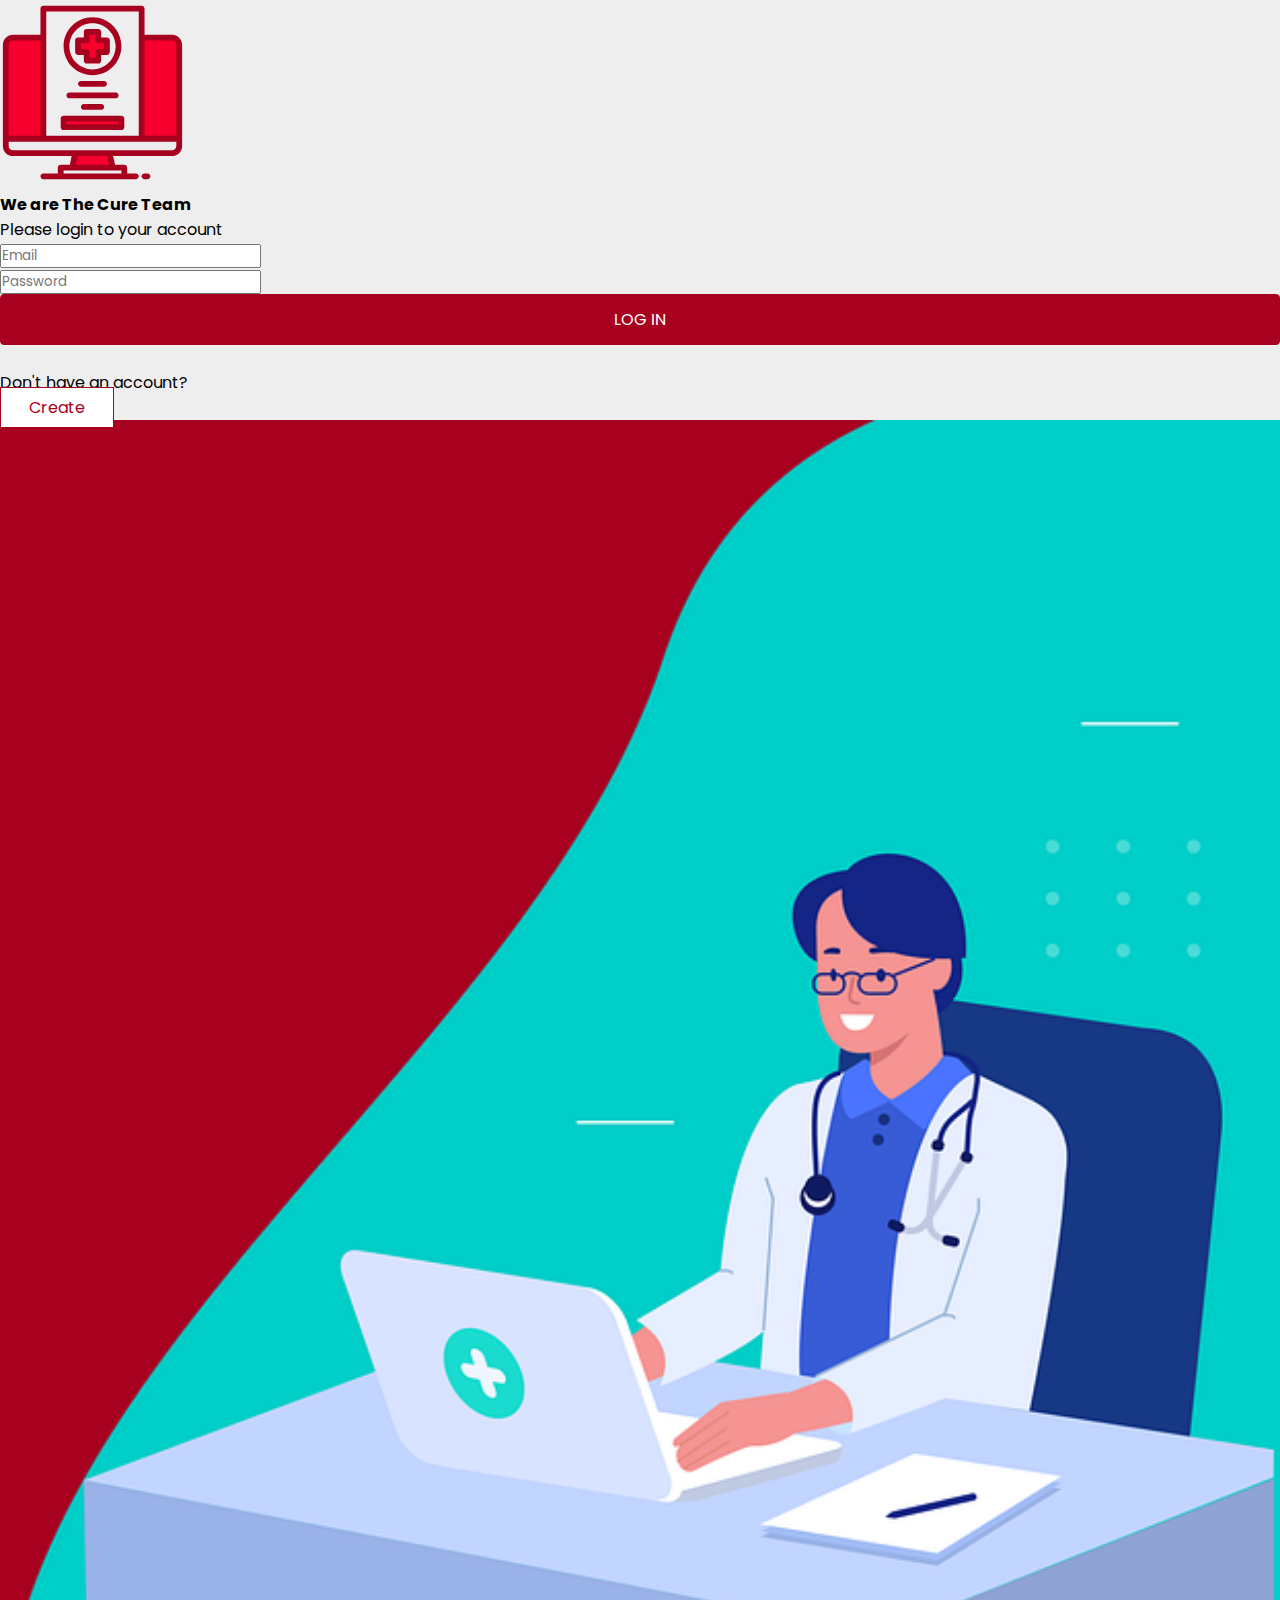
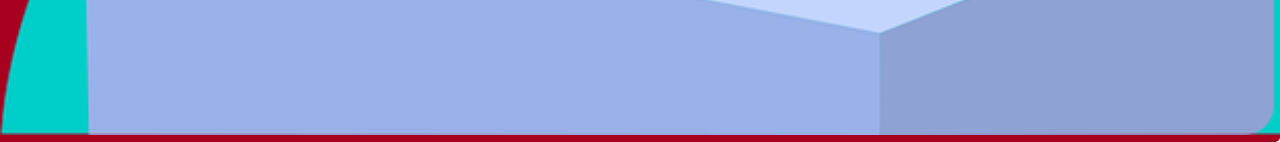
<file: index.html>
<!DOCTYPE html>
<html lang="en">

<head>
  <meta charset="UTF-8">
  <meta name="viewport" content="width=device-width, initial-scale=1.0">
  <title>Login</title>
  <link href="https://cdn.jsdelivr.net/npm/bootstrap@5.3.1/dist/css/bootstrap.min.css" rel="stylesheet"
    integrity="sha384-4bw+/aepP/YC94hEpVNVgiZdgIC5+VKNBQNGCHeKRQN+PtmoHDEXuppvnDJzQIu9" crossorigin="anonymous">
  <link rel="stylesheet" href="https://cdnjs.cloudflare.com/ajax/libs/font-awesome/6.4.0/css/all.min.css"
    integrity="sha512-iecdLmaskl7CVkqkXNQ/ZH/XLlvWZOJyj7Yy7tcenmpD1ypASozpmT/E0iPtmFIB46ZmdtAc9eNBvH0H/ZpiBw=="
    crossorigin="anonymous" referrerpolicy="no-referrer" />
  <link rel="stylesheet" href="SiteAssets/css/external css/style.css">
  <link rel="icon" href="SiteAssets/images/covid-19.ico" />
</head>

<body>


  <!-- -----------------------     LOGIN FORM      ----------------------- -->


  <section class="h-100 gradient-form" style="background-color: #eee;">
    <div class="container py-5 h-100">
      <div class="row d-flex justify-content-center align-items-center h-100">
        <div class="col-xl-10">
          <div class="card rounded-3 text-black">
            <div class="row g-0">
              <div class="col-lg-6">
                <div class="card-body p-md-5 mx-md-4">

                  <div class="text-center">
                    <img src="SiteAssets/images/logo.svg" style="width: 185px;" alt="logo">
                    <h4 class="mt-2 mb-5 pb-1">We are The Cure Team</h4>
                  </div>

                  <form>
                    <p>Please login to your account</p>

                    <div class="form-outline mb-4">
                      <input type="email" class="form-control" placeholder="Email" />
                    </div>

                    <div class="form-outline mb-4">
                      <input type="password" class="form-control" placeholder="Password" />
                    </div>

                    <div class="text-center pt-1 mt-2 pb-1">
                      <a href="dashboard.html" class="login-btn">LOG IN</a>
                    </div>

                    <div class=" d-flex justify-content-around mt-5">
                      <button class="btn btn-info" type="button">
                        <i class="fa-brands fa-twitter text-white"></i>
                      </button>
                      <button class="btn btn-primary" type="button">
                        <i class="fa-brands fa-facebook"></i>
                      </button>
                      <button class="btn btn-danger" type="button">
                        <i class="fa-brands fa-instagram"></i>
                      </button>
                      <button class="btn btn-success" type="button">
                        <i class="fa-brands fa-whatsapp"></i>
                      </button>
                      <button class="btn btn-dark" type="button">
                        <i class="fa-brands fa-github"></i>
                      </button>
                    </div>



                    <div class="d-flex align-items-center justify-content-center pb-4 mt-5">
                      <p class="mb-0 me-2">Don't have an account?</p>
                      <a href="signUp.html" class="fw-bold text-body create-btn">Create</a>
                    </div>

                  </form>

                </div>
              </div>
              <div class="col-lg-6 d-flex align-items-center gradient-custom-2 login-bg">
                <img src="SiteAssets/images/login-bg.webp" alt="">
              </div>
            </div>
          </div>
        </div>
      </div>
    </div>
    </div>
  </section>


  <script src="https://cdn.jsdelivr.net/npm/bootstrap@5.3.1/dist/js/bootstrap.bundle.min.js"
    integrity="sha384-HwwvtgBNo3bZJJLYd8oVXjrBZt8cqVSpeBNS5n7C8IVInixGAoxmnlMuBnhbgrkm" crossorigin="anonymous">
    </script>
</body>

</html>
</file>
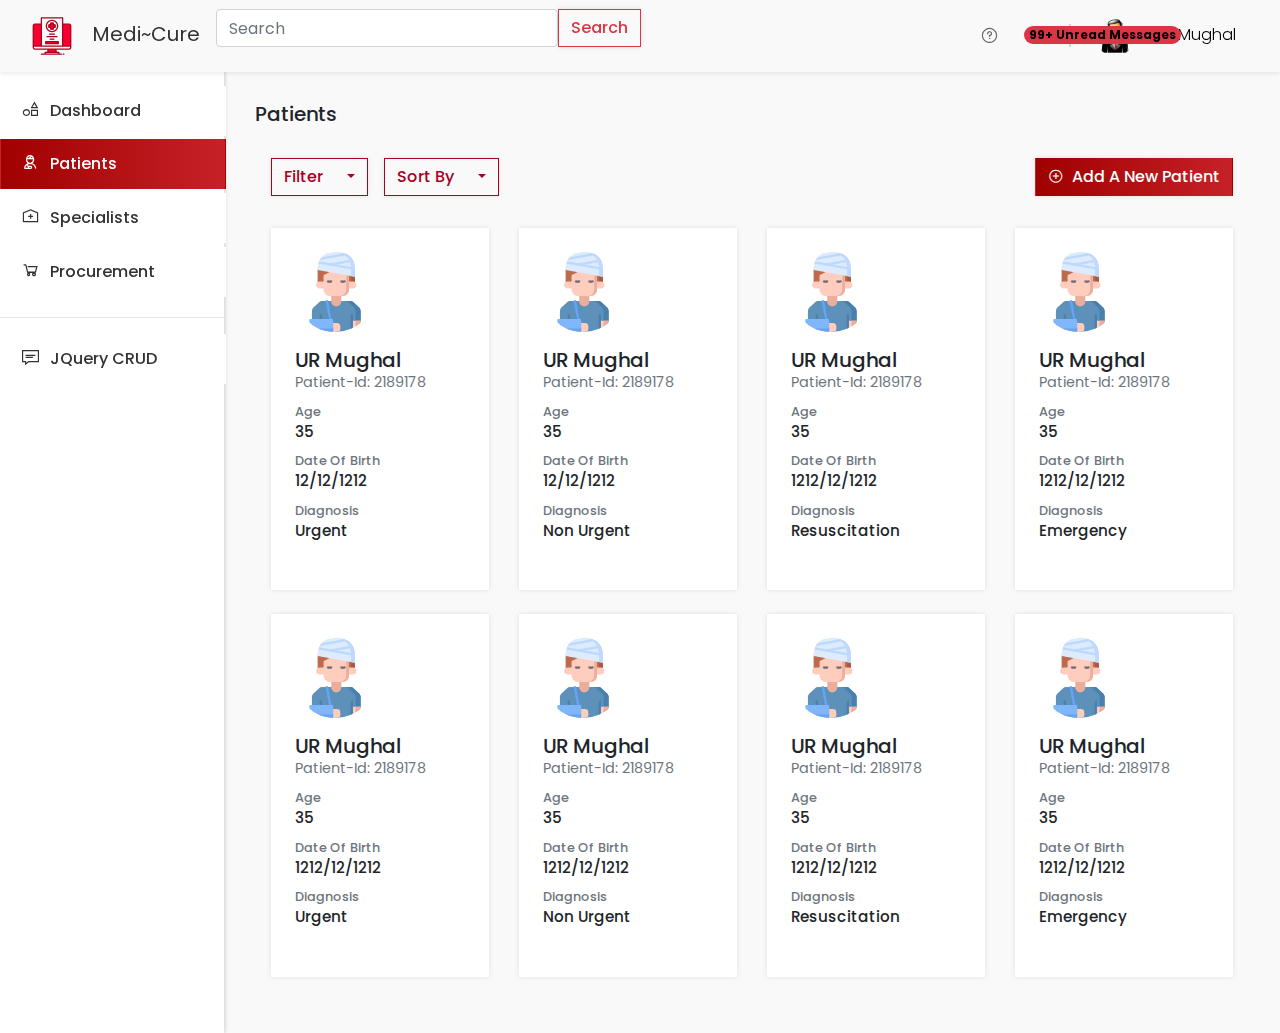
<file: patients.html>
<html>

<head>
    <title>Medi~Cure | Patients</title>
    <meta charset="UTF-8" />
    <meta name="viewport" content="width=device-width, initial-scale=1.0" />
    <title>Patients</title>
    <link href="https://cdn.jsdelivr.net/npm/bootstrap@5.3.1/dist/css/bootstrap.min.css" rel="stylesheet"
        integrity="sha384-4bw+/aepP/YC94hEpVNVgiZdgIC5+VKNBQNGCHeKRQN+PtmoHDEXuppvnDJzQIu9" crossorigin="anonymous">
    <link rel="stylesheet" href="https://cdnjs.cloudflare.com/ajax/libs/font-awesome/6.4.0/css/all.min.css"
        integrity="sha512-iecdLmaskl7CVkqkXNQ/ZH/XLlvWZOJyj7Yy7tcenmpD1ypASozpmT/E0iPtmFIB46ZmdtAc9eNBvH0H/ZpiBw=="
        crossorigin="anonymous" referrerpolicy="no-referrer" />
    <link rel="icon" href="../SiteAssets/images/covid-19.ico" />
    <link rel="stylesheet" href="SiteAssets/css/vendors/bootstrap.min.css" />
    <link rel="stylesheet" href="SiteAssets/css/vendors/line-awesome.min.css" />
    <link rel="stylesheet" href="SiteAssets/css/pages/layout.css" />
    <link rel="stylesheet" href="SiteAssets/css/external css/font.css">
    <link rel="stylesheet" href="SiteAssets/css/pages/patients.css" />
    <link rel="stylesheet" href="SiteAssets/css/navbar resposive/patient-responsive.css" />

    <script src="SiteAssets/js/vendors/jquery.min.js"></script>
    <script src="SiteAssets/js/vendors/bootstrap.bundle.min.js"></script>
    <script src="SiteAssets/js/global.js"></script>
    <script src="SiteAssets/js/patients.js"></script>
</head>

<body>
    <header>
        <nav class="navbar navbar-expand-lg shadow-sm fixed-top"><a class="navbar-brand" href=""><img
                    src="SiteAssets/images/hospital-website.svg" /><span>Medi~Cure</span></a>

            <div class="navbar-collapse">

                <div class="d-none d-lg-block">
                    <form class="d-flex" role="search">
                        <input class="form-control ms-4 me-2" type="search" placeholder="Search" aria-label="Search">
                        <button class="btn btn-outline-danger" type="submit">Search</button>
                    </form>
                </div>

                <ul class="navbar-nav">
                    <li class="nav-item"><a class="nav-link"><i class="las la-question-circle"></i></a></li>
                    <li class="nav-item dropdown dropleft">
                        <a class="nav-link notification-dropdown" href="#" role="button" data-toggle="dropdown"
                            aria-haspopup="true" aria-expanded="false">
                            <span
                                class="position-absolute top-1 start-100 translate-middle badge rounded-pill bg-danger">
                                99+
                                <span class="visually-hidden">unread messages</span>
                            </span>
                            <i class="las la-bell"></i>
                        </a>
                    
                    </li>
                    <li class="nav-item">
                        <div class="nav-link"><span class="vertical-divider"></span></div>
                    </li>
                    <li class="nav-item"><a class="nav-link profile-dropdown" href="#" role="button"
                            data-toggle="dropdown" aria-haspopup="true" aria-expanded="false"><img
                                class="rounded-circle" src="SiteAssets/images/admin.png" />
                            <span class="d font-weight-light">UR Mughal
                            </span></a>
                        <div class="dropdown">
                            <div class="dropdown-menu shadow-lg profile-dropdown-menu"
                                aria-labelledby="profile-dropdown">
                                <a class="dropdown-item" href="index.html">
                                    <img src="SiteAssets/images/logout.jpg" class="rounded-circle mr-2"
                                        style="width: 35px; height: 35px;" alt=""> Logout
                                </a>
                            </div>
                        </div>
                    </li>
                </ul>
            </div>
        </nav>
    </header>
    <main>
        <div class="side-nav">
            <ul class="list-group list-group-flush">
                <a class="list-group-item" href="dashboard.html" data-toggle="tooltip" data-placement="bottom"
                    title="Dashboard"><i class="las la-shapes la-lw"></i><span>dashboard</span>
                </a>
                <a class="list-group-item" href="patients.html" data-toggle="tooltip" data-placement="bottom"
                    title="Patients"><i class="las la-user-injured la-lw"></i><span>patients</span>
                </a>
                <a class="list-group-item" href="specialists.html" data-toggle="tooltip" data-placement="bottom"
                    title="Specialists"><i class="las la-clinic-medical la-lw"></i><span>specialists</span>
                </a>
                <a class="list-group-item" href="procurement.html" data-toggle="tooltip" data-placement="bottom"
                    title="Procurement"><i class="las la-shopping-cart la-lw"></i><span>procurement</span>
                </a>
                <hr class="divider" />
                <a class="list-group-item" href="crud.html" data-toggle="tooltip" data-placement="bottom"
                    title="Notifications"><i class="las la-sms la-lw"></i><span>jQuery CRUD</span>
                </a>
            </ul>
        </div>
        <div class="main-content">
            <div class="container-fluid">
                <div class="section title-section">
                    <h5 class="page-title"></h5>
                </div>
                <div class="section filters-section">
                    <div class="dropdowns-wrapper">
                        <div class="dropdown"><a class="btn btn-dark-red-o dropdown-toggle" href="#" role="button"
                                data-toggle="dropdown" aria-haspopup="true" aria-expanded="false">filter</a>
                            <div class="dropdown-menu shadow-lg" aria-labelledby="dropdownMenuLink"><a
                                    class="dropdown-item" href="#">age</a><a class="dropdown-item"
                                    href="#">diagnosis</a><a class="dropdown-item" href="#">triage</a></div>
                        </div>
                        <div class="dropdown"><a class="btn btn-dark-red-o dropdown-toggle" href="#" role="button"
                                data-toggle="dropdown" aria-haspopup="true" aria-expanded="false">sort by</a>
                            <div class="dropdown-menu shadow-lg" aria-labelledby="dropdownMenuLink"><a
                                    class="dropdown-item" href="#">patient id</a><a class="dropdown-item"
                                    href="#">patient name</a><a class="dropdown-item" href="#">age</a><a
                                    class="dropdown-item" href="#">date of birth</a><a class="dropdown-item"
                                    href="#">diagnosis</a><a class="dropdown-item" href="#">triage</a></div>
                        </div>
                    </div>
                    <div class="buttons-wrapper ml-auto"><button class="btn btn-dark-red-f-gr"><i
                                class="las la-plus-circle"></i>add a new patient</button></div>
                </div>
                <div class="section patients-card-view">
                    <div class="row">
                        <div class="col-md-3">
                            <div class="card">
                                <div class="card-header">
                                    <div class="card-img-top">
                                        <img class="rounded-circle" src="SiteAssets/images/people.svg" loading="lazy" />
                                    </div>
                                </div>
                                <div class="card-body">
                                    <div class="card-subsection-title">
                                        <h5>UR Mughal</h5>
                                        <p class="text-muted">patient-id: 2189178</p>
                                    </div>
                                    <div class="card-subsection-body"><label class="text-muted">age</label>
                                        <p>35</p><label class="text-muted">date of birth</label>
                                        <p>12/12/1212</p><label class="text-muted">diagnosis</label>
                                        <p>urgent</p>
                                    </div>
                                </div>
                                <div class="card-footer"></div>
                            </div>
                        </div>
                        <div class="col-md-3">
                            <div class="card">
                                <div class="card-header">
                                    <div class="card-img-top">
                                        <img class="rounded-circle" src="SiteAssets/images/people.svg" loading="lazy" />
                                    </div>
                                </div>
                                <div class="card-body">
                                    <div class="card-subsection-title">
                                        <h5>UR Mughal</h5>
                                        <p class="text-muted">patient-id: 2189178</p>
                                    </div>
                                    <div class="card-subsection-body"><label class="text-muted">age</label>
                                        <p>35</p><label class="text-muted">date of birth</label>
                                        <p>12/12/1212</p><label class="text-muted">diagnosis</label>
                                        <p>non urgent</p>
                                    </div>
                                </div>
                                <div class="card-footer"></div>
                            </div>
                        </div>
                        <div class="col-md-3">
                            <div class="card">
                                <div class="card-header">
                                    <div class="card-img-top">
                                        <img class="rounded-circle" src="SiteAssets/images/people.svg" loading="lazy" />
                                    </div>
                                </div>
                                <div class="card-body">
                                    <div class="card-subsection-title">
                                        <h5>UR Mughal</h5>
                                        <p class="text-muted">patient-id: 2189178</p>
                                    </div>
                                    <div class="card-subsection-body"><label class="text-muted">age</label>
                                        <p>35</p><label class="text-muted">date of birth</label>
                                        <p>1212/12/1212</p><label class="text-muted">diagnosis</label>
                                        <p>resuscitation</p>
                                    </div>
                                </div>
                                <div class="card-footer"></div>
                            </div>
                        </div>
                        <div class="col-md-3">
                            <div class="card">
                                <div class="card-header">
                                    <div class="card-img-top">
                                        <img class="rounded-circle" src="SiteAssets/images/people.svg" loading="lazy" />
                                    </div>
                                </div>
                                <div class="card-body">
                                    <div class="card-subsection-title">
                                        <h5>UR Mughal</h5>
                                        <p class="text-muted">patient-id: 2189178</p>
                                    </div>
                                    <div class="card-subsection-body"><label class="text-muted">age</label>
                                        <p>35</p><label class="text-muted">date of birth</label>
                                        <p>1212/12/1212</p><label class="text-muted">diagnosis</label>
                                        <p>emergency</p>
                                    </div>
                                </div>
                                <div class="card-footer"></div>
                            </div>
                        </div>
                        <div class="col-md-3">
                            <div class="card">
                                <div class="card-header">
                                    <div class="card-img-top">
                                        <img class="rounded-circle" src="SiteAssets/images/people.svg" loading="lazy" />
                                    </div>
                                </div>
                                <div class="card-body">
                                    <div class="card-subsection-title">
                                        <h5>UR Mughal</h5>
                                        <p class="text-muted">patient-id: 2189178</p>
                                    </div>
                                    <div class="card-subsection-body"><label class="text-muted">age</label>
                                        <p>35</p><label class="text-muted">date of birth</label>
                                        <p>1212/12/1212</p><label class="text-muted">diagnosis</label>
                                        <p>urgent</p>
                                    </div>
                                </div>
                                <div class="card-footer"></div>
                            </div>
                        </div>
                        <div class="col-md-3">
                            <div class="card">
                                <div class="card-header">
                                    <div class="card-img-top">
                                        <img class="rounded-circle" src="SiteAssets/images/people.svg" loading="lazy" />
                                    </div>
                                </div>
                                <div class="card-body">
                                    <div class="card-subsection-title">
                                        <h5>UR Mughal</h5>
                                        <p class="text-muted">patient-id: 2189178</p>
                                    </div>
                                    <div class="card-subsection-body"><label class="text-muted">age</label>
                                        <p>35</p><label class="text-muted">date of birth</label>
                                        <p>1212/12/1212</p><label class="text-muted">diagnosis</label>
                                        <p>non urgent</p>
                                    </div>
                                </div>
                                <div class="card-footer"></div>
                            </div>
                        </div>
                        <div class="col-md-3">
                            <div class="card">
                                <div class="card-header">
                                    <div class="card-img-top">
                                        <img class="rounded-circle" src="SiteAssets/images/people.svg" loading="lazy" />
                                    </div>
                                </div>
                                <div class="card-body">
                                    <div class="card-subsection-title">
                                        <h5>UR Mughal</h5>
                                        <p class="text-muted">patient-id: 2189178</p>
                                    </div>
                                    <div class="card-subsection-body"><label class="text-muted">age</label>
                                        <p>35</p><label class="text-muted">date of birth</label>
                                        <p>1212/12/1212</p><label class="text-muted">diagnosis</label>
                                        <p>resuscitation</p>
                                    </div>
                                </div>
                                <div class="card-footer"></div>
                            </div>
                        </div>
                        <div class="col-md-3">
                            <div class="card">
                                <div class="card-header">
                                    <div class="card-img-top">
                                        <img class="rounded-circle" src="SiteAssets/images/people.svg" loading="lazy" />
                                    </div>
                                </div>
                                <div class="card-body">
                                    <div class="card-subsection-title">
                                        <h5>UR Mughal</h5>
                                        <p class="text-muted">patient-id: 2189178</p>
                                    </div>
                                    <div class="card-subsection-body"><label class="text-muted">age</label>
                                        <p>35</p><label class="text-muted">date of birth</label>
                                        <p>1212/12/1212</p><label class="text-muted">diagnosis</label>
                                        <p>emergency</p>
                                    </div>
                                </div>
                                <div class="card-footer"></div>
                            </div>
                        </div>
                    </div>
                </div>
            </div>
    </main>

    <script src="https://cdn.jsdelivr.net/npm/bootstrap@5.3.1/dist/js/bootstrap.bundle.min.js"
        integrity="sha384-HwwvtgBNo3bZJJLYd8oVXjrBZt8cqVSpeBNS5n7C8IVInixGAoxmnlMuBnhbgrkm" crossorigin="anonymous">
        </script>
</body>

</html>
</file>
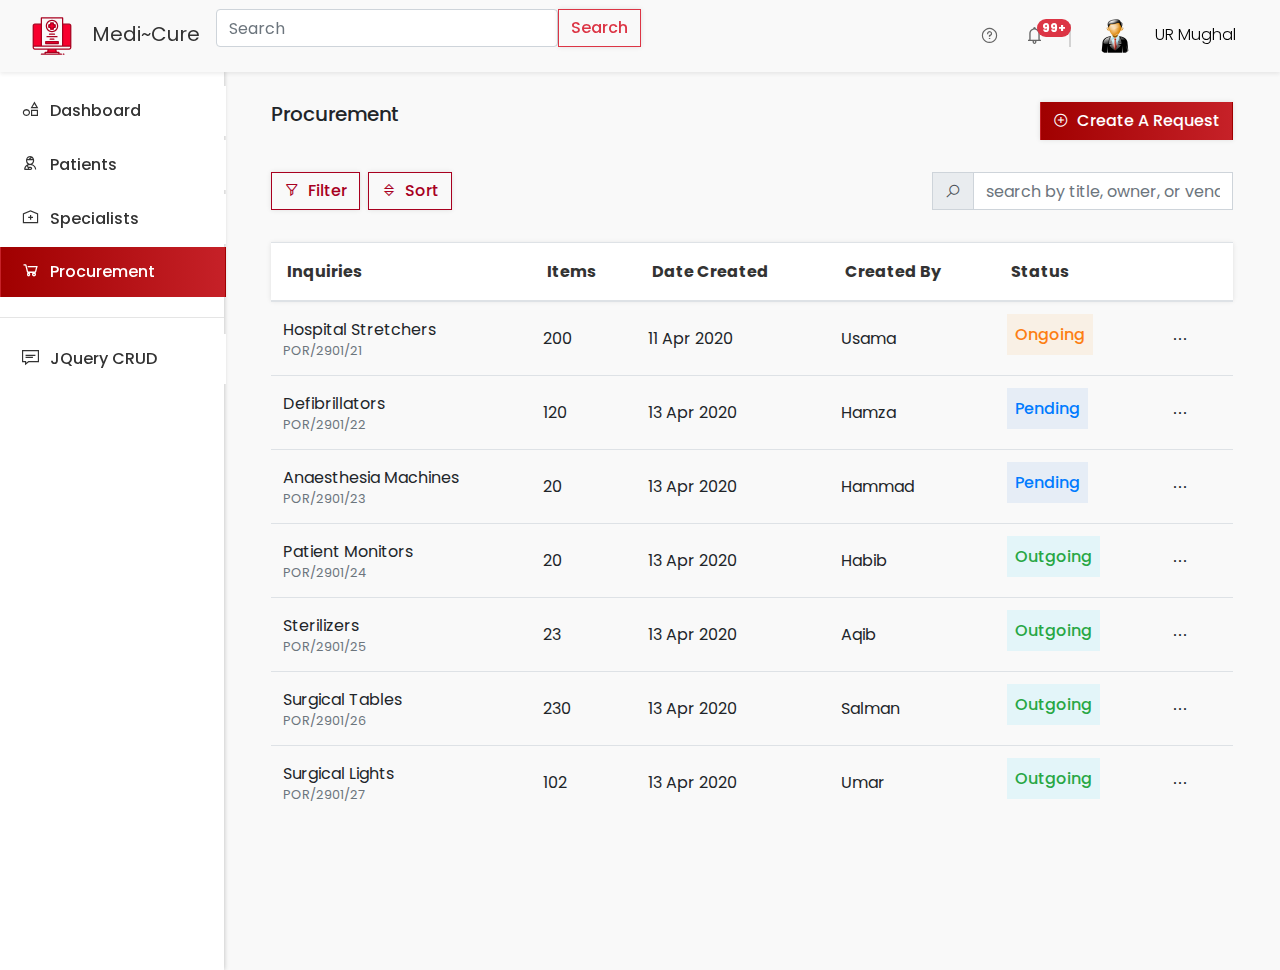
<file: procurement.html>
<html>

<head>
    <title>Medi~Cure | Procurement</title>
    <meta charset="UTF-8" />
    <meta name="viewport" content="width=device-width, initial-scale=1.0" />
    <link rel="stylesheet" href="SiteAssets/css/vendors/bootstrap.min.css" />
    <link rel="stylesheet" href="SiteAssets/css/vendors/line-awesome.min.css" />
    <link rel="stylesheet" href="SiteAssets/css/pages/layout.css" />
    <link rel="icon" href="../SiteAssets/images/covid-19.ico" />
    <link rel="stylesheet" href="SiteAssets/css/pages/procurement.css" />
    <link rel="stylesheet" href="SiteAssets/css/external css/font.css">
    <link rel="stylesheet" href="SiteAssets/css/navbar resposive/procurement-responsive.css" />

    <script src="SiteAssets/js/vendors/jquery.min.js"></script>
    <script src="SiteAssets/js/vendors/bootstrap.bundle.min.js"></script>
    <script src="SiteAssets/js/global.js"></script>

</head>

<body>
    <header>
        <nav class="navbar navbar-expand-lg shadow-sm fixed-top"><a class="navbar-brand" href=""><img
                    src="SiteAssets/images/hospital-website.svg" /><span>Medi~Cure</span></a>
            <div class="navbar-collapse">

                <div class="d-none d-lg-block">
                    <form class="d-flex" role="search">
                        <input class="form-control ms-4 me-2" type="search" placeholder="Search" aria-label="Search">
                        <button class="btn btn-outline-danger" type="submit">Search</button>
                    </form>
                </div>

                <ul class="navbar-nav">
                    <li class="nav-item"><a class="nav-link"><i class="las la-question-circle"></i></a></li>
                    <li class="nav-item dropdown dropleft">
                        <a class="nav-link notification-dropdown" href="#" role="button" data-toggle="dropdown"
                            aria-haspopup="true" aria-expanded="false">
                            <i class="las la-bell" style="position: relative;"></i>
                            <span class="translate-middle badge rounded-pill bg-danger"
                                style="color: white; position: absolute; top: 1; left: 25;">
                                99+
                            </span>

                        </a>

                    </li>
                    <li class="nav-item">
                        <div class="nav-link"><span class="vertical-divider"></span></div>
                    </li>
                    <li class="nav-item">
                        <a class="nav-link profile-dropdown" href="#" role="button" data-toggle="dropdown"
                            aria-haspopup="true" aria-expanded="false">
                            <img class="rounded-circle" src="SiteAssets/images/admin.png" />
                            <span class="d font-weight-light">UR Mughal</span>
                        </a>
                        <div class="dropdown">
                            <div class="dropdown-menu shadow-lg profile-dropdown-menu"
                                aria-labelledby="profile-dropdown">
                                <a class="dropdown-item" href="index.html">
                                    <img src="SiteAssets/images/logout.jpg" class="rounded-circle mr-2"
                                        style="width: 35px; height: 35px;" alt=""> Logout
                                </a>
                            </div>
                        </div>
                    </li>
                </ul>
            </div>
        </nav>
    </header>
    <main>
        <div class="side-nav">
            <ul class="list-group list-group-flush">
                <a class="list-group-item" href="dashboard.html" data-toggle="tooltip" data-placement="bottom"
                    title="Dashboard"><i class="las la-shapes la-lw"></i><span>dashboard</span>
                </a>
                <a class="list-group-item" href="patients.html" data-toggle="tooltip" data-placement="bottom"
                    title="Patients"><i class="las la-user-injured la-lw"></i><span>patients</span>
                </a>
                <a class="list-group-item" href="specialists.html" data-toggle="tooltip" data-placement="bottom"
                    title="Specialists"><i class="las la-clinic-medical la-lw"></i><span>specialists</span>
                </a>
                <a class="list-group-item" href="procurement.html" data-toggle="tooltip" data-placement="bottom"
                    title="Procurement"><i class="las la-shopping-cart la-lw"></i><span>procurement</span>
                </a>
                <hr class="divider" />
                <a class="list-group-item" href="crud.html" data-toggle="tooltip" data-placement="bottom"
                    title="Notifications"><i class="las la-sms la-lw"></i><span>jQuery CRUD</span>
                </a>
            </ul>
        </div>
        <div class="main-content">
            <div class="container-fluid">
                <div class="section title-section">
                    <div class="row">
                        <div class="col-md-6">
                            <h5 class="page-title"></h5>
                        </div>
                        <div class="col-md-6"><button class="btn btn-dark-red-f-gr"><i
                                    class="las la-plus-circle"></i>create a request</button></div>
                    </div>
                </div>
                <div class="section filters-section">
                    <div class="row">
                        <div class="col-lg-8 col-md-6"><button class="btn btn-dark-red-o mr-2"><i
                                    class="las la-filter"></i>filter</button><button class="btn btn-dark-red-o"><i
                                    class="las la-sort"></i>sort</button></div>
                        <div class="col-lg-4 col-md-6">
                            <div class="input-group">
                                <div class="input-group-prepend"><span class="input-group-text"><i
                                            class="las la-search"></i></span></div><input class="form-control"
                                    placeholder="search by title, owner, or vendor" />
                            </div>
                        </div>
                    </div>
                </div>
                <div class="section content-section">
                    <table class="table table-hover table-responsive-lg">
                        <thead>
                            <tr>
                                <th>inquiries</th>
                                <th>items</th>
                                <th>date created</th>
                                <th>created by</th>
                                <th>status</th>
                                <th></th>
                            </tr>
                        </thead>
                        <tbody>
                            <tr>
                                <td>
                                    <p>hospital stretchers</p><small class="text-muted">POR/2901/21</small>
                                </td>
                                <td>200</td>
                                <td>11 apr 2020</td>
                                <td>Usama</td>
                                <td><label class="label-orange label-md">ongoing</label></td>
                                <td><button class="btn"><i class="las la-ellipsis-h"></i></button></td>
                            </tr>
                            <tr>
                                <td>
                                    <p>defibrillators</p><small class="text-muted">POR/2901/22</small>
                                </td>
                                <td>120</td>
                                <td>13 apr 2020</td>
                                <td>Hamza</td>
                                <td><label class="label-blue label-md">pending</label></td>
                                <td><button class="btn"><i class="las la-ellipsis-h"></i></button></td>
                            </tr>
                            <tr>
                                <td>
                                    <p>anaesthesia machines</p><small class="text-muted">POR/2901/23</small>
                                </td>
                                <td>20</td>
                                <td>13 apr 2020</td>
                                <td>Hammad</td>
                                <td><label class="label-blue label-md">pending</label></td>
                                <td><button class="btn"><i class="las la-ellipsis-h"></i></button></td>
                            </tr>
                            <tr>
                                <td>
                                    <p>patient monitors</p><small class="text-muted">POR/2901/24</small>
                                </td>
                                <td>20</td>
                                <td>13 apr 2020</td>
                                <td>Habib</td>
                                <td><label class="label-green label-md">outgoing</label></td>
                                <td><button class="btn"><i class="las la-ellipsis-h"></i></button></td>
                            </tr>
                            <tr>
                                <td>
                                    <p>sterilizers</p><small class="text-muted">POR/2901/25</small>
                                </td>
                                <td>23</td>
                                <td>13 apr 2020</td>
                                <td>Aqib</td>
                                <td><label class="label-green label-md">outgoing</label></td>
                                <td><button class="btn"><i class="las la-ellipsis-h"></i></button></td>
                            </tr>
                            <tr>
                                <td>
                                    <p>surgical tables</p><small class="text-muted">POR/2901/26</small>
                                </td>
                                <td>230</td>
                                <td>13 apr 2020</td>
                                <td>Salman</td>
                                <td><label class="label-green label-md">outgoing</label></td>
                                <td><button class="btn"><i class="las la-ellipsis-h"></i></button></td>
                            </tr>
                            <tr>
                                <td>
                                    <p>surgical lights</p><small class="text-muted">POR/2901/27</small>
                                </td>
                                <td>102</td>
                                <td>13 apr 2020</td>
                                <td>Umar</td>
                                <td><label class="label-green label-md">outgoing</label></td>
                                <td><button class="btn"><i class="las la-ellipsis-h"></i></button></td>
                            </tr>
                        </tbody>
                    </table>
                </div>

            </div>
        </div>
    </main>
</body>

</html>
</file>
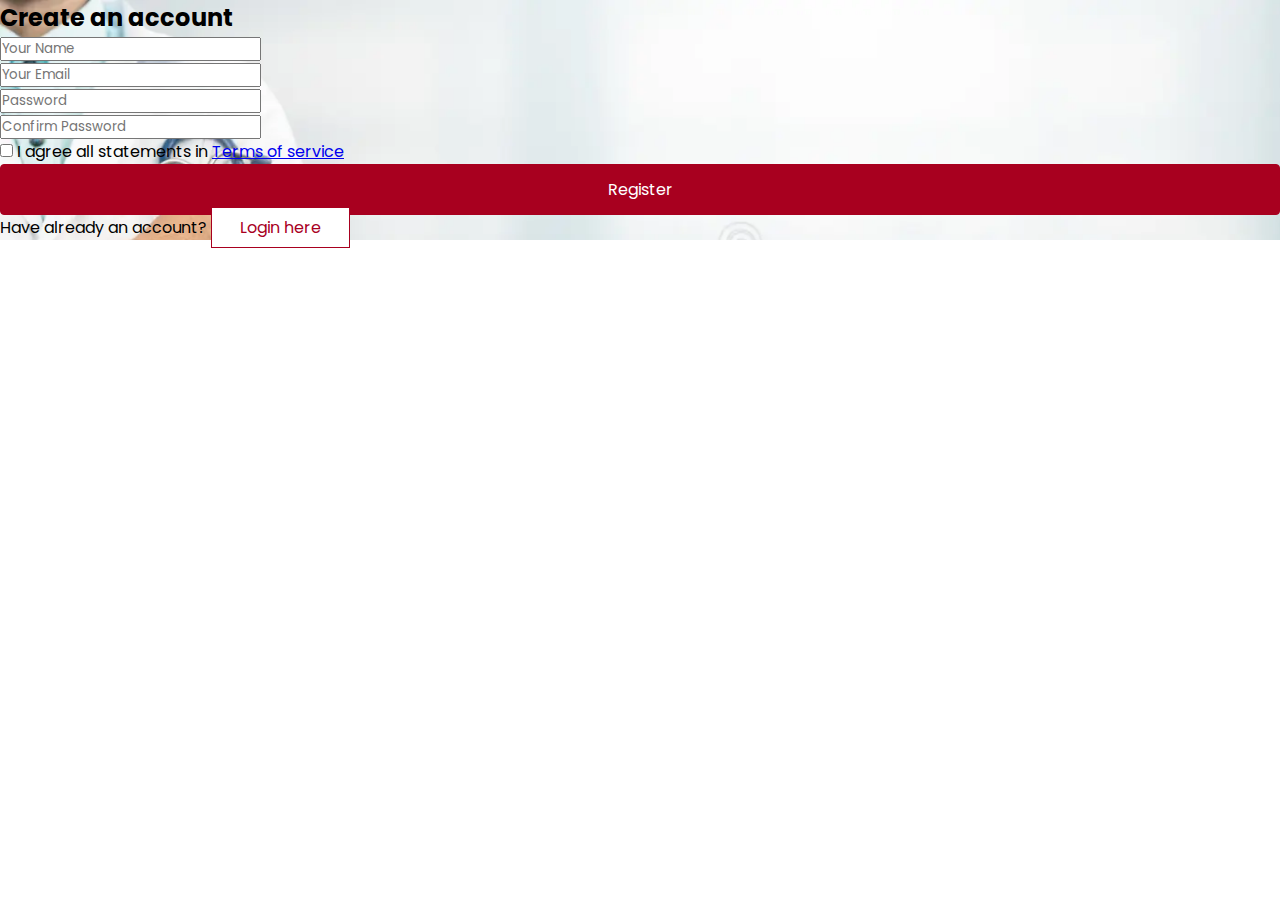
<file: signUp.html>
<!DOCTYPE html>
<html lang="en">

<head>
  <meta charset="UTF-8">
  <meta name="viewport" content="width=device-width, initial-scale=1.0">
  <title>Registration</title>
  <link href="https://cdn.jsdelivr.net/npm/bootstrap@5.3.1/dist/css/bootstrap.min.css" rel="stylesheet"
    integrity="sha384-4bw+/aepP/YC94hEpVNVgiZdgIC5+VKNBQNGCHeKRQN+PtmoHDEXuppvnDJzQIu9" crossorigin="anonymous">
  <link rel="stylesheet" href="https://cdnjs.cloudflare.com/ajax/libs/font-awesome/6.4.0/css/all.min.css"
    integrity="sha512-iecdLmaskl7CVkqkXNQ/ZH/XLlvWZOJyj7Yy7tcenmpD1ypASozpmT/E0iPtmFIB46ZmdtAc9eNBvH0H/ZpiBw=="
    crossorigin="anonymous" referrerpolicy="no-referrer" />
  <link rel="stylesheet" href="SiteAssets/css/external css/style.css">
  <link rel="stylesheet" href="SiteAssets/css/responsive/responsive.css">
  <link rel="icon" href="SiteAssets/images/covid-19.ico" />
</head>

<body>

  <section class="vh-100 bg-image" id="singUp">
    <div class="mask d-flex align-items-center h-100">
      <div class="container h-100">
        <div class="row d-flex justify-content-center align-items-center h-100">
          <div class="col-12 col-md-9 col-lg-7 col-xl-6">
            <div class="card" style="border-radius: 15px;">
              <div class="card-body p-5">
                <h2 class="text-uppercase text-center mb-5">Create an account</h2>

                <form>

                  <div class="form-outline mb-4">
                    <input type="text" class="form-control py-2" placeholder="Your Name" />
                  </div>

                  <div class="form-outline mb-4">
                    <input type="email" class="form-control py-2" placeholder="Your Email" />
                  </div>

                  <div class="form-outline mb-4">
                    <input type="password" class="form-control py-2" placeholder="Password" />
                  </div>

                  <div class="form-outline mb-4">
                    <input type="password" class="form-control py-2" placeholder="Confirm Password" />
                  </div>

                  <div class="form-check d-flex justify-content-center mb-5">
                    <input class="form-check-input me-2" type="checkbox" value="" id="form2Example3cg" />
                    <label class="form-check-label" for="form2Example3g">
                      I agree all statements in <a href="#!" class="text-body"><u>Terms of service</u></a>
                    </label>
                  </div>

                  <div class="d-flex justify-content-center">
                    <a href="dashboard.html" class="register-btn">Register</a>
                  </div>

                  <p class="text-center text-muted mt-5 mb-0">Have already an account?
                    <a href="index.html" class="fw-bold text-body lg-btn" id="signUP-loginBtn">Login here
                    </a>
                  </p>

                </form>

              </div>
            </div>
          </div>
        </div>
      </div>
    </div>
  </section>




  <script src="https://cdn.jsdelivr.net/npm/bootstrap@5.3.1/dist/js/bootstrap.bundle.min.js"
    integrity="sha384-HwwvtgBNo3bZJJLYd8oVXjrBZt8cqVSpeBNS5n7C8IVInixGAoxmnlMuBnhbgrkm" crossorigin="anonymous">
    </script>
</body>

</html>
</file>
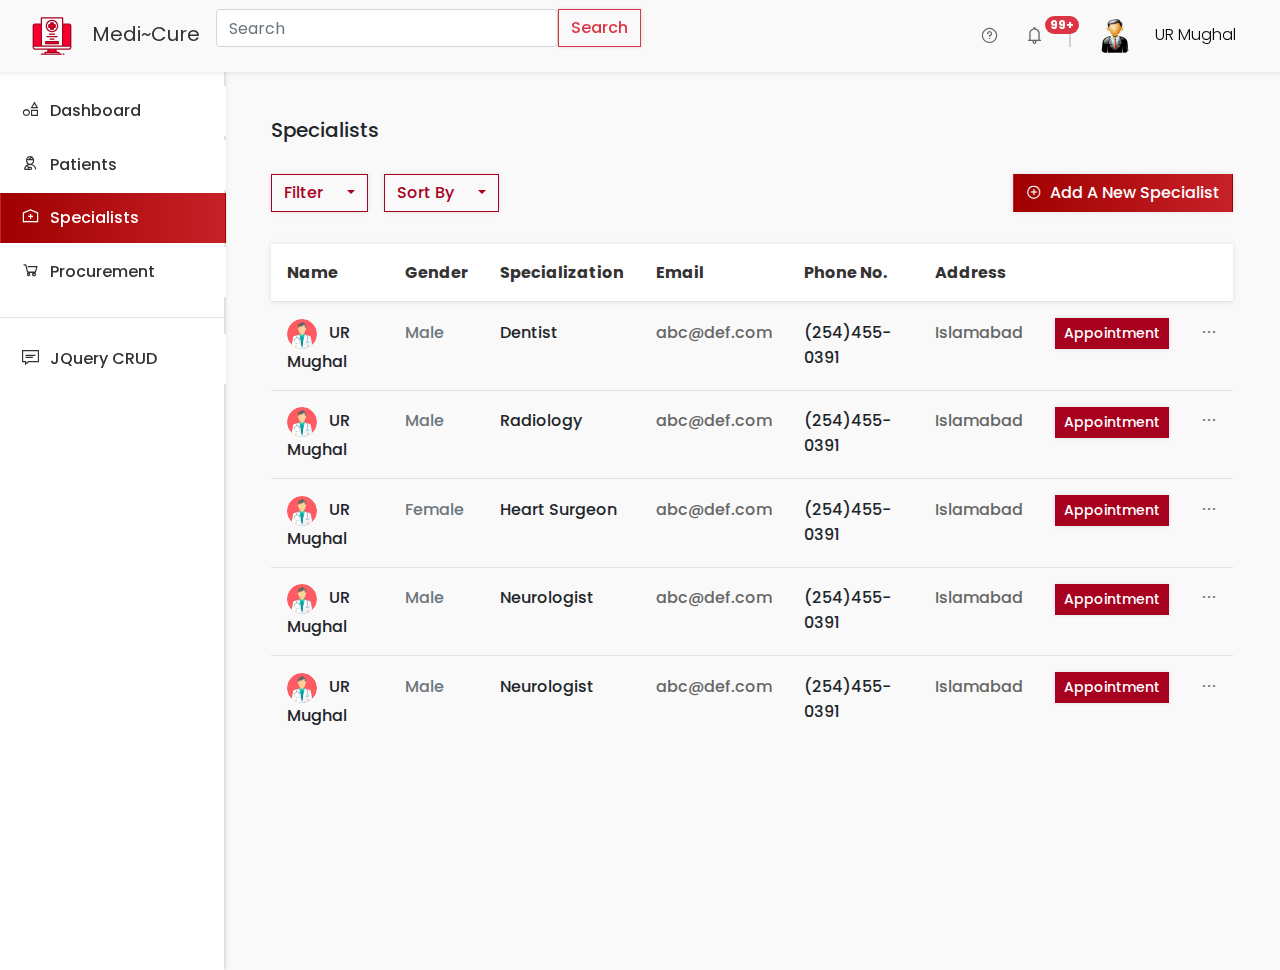
<file: specialists.html>
<html>

<head>
    <title>Medi~Cure | Speciali</title>
    <meta charset="UTF-8" />
    <meta name="viewport" content="width=device-width, initial-scale=1.0" />
    <link rel="stylesheet" href="SiteAssets/css/vendors/bootstrap.min.css" />
    <link rel="stylesheet" href="SiteAssets/css/vendors/line-awesome.min.css" />
    <link rel="stylesheet" href="SiteAssets/css/pages/layout.css" />
    <link rel="stylesheet" href="SiteAssets/css/pages/specialists.css" />
    <link rel="stylesheet" href="SiteAssets/css/external css/font.css">
    <link rel="icon" href="SiteAssets/images/covid-19.ico" />
    <link rel="stylesheet" href="SiteAssets/css/navbar resposive/specialist-responsive.css" />

    <script src="SiteAssets/js/vendors/jquery.min.js"></script>
    <script src="SiteAssets/js/vendors/bootstrap.bundle.min.js"></script>
    <script src="SiteAssets/js/global.js"></script>
</head>

<body>
    <header>
        <nav class="navbar navbar-expand-lg shadow-sm fixed-top"><a class="navbar-brand" href=""><img
                    src="SiteAssets/images/hospital-website.svg" /><span>Medi~Cure</span></a>
            <div class="navbar-collapse ">

                <div class="d-none d-lg-block">
                    <form class="d-flex" role="search">
                        <input class="form-control ms-4 me-2" type="search" placeholder="Search" aria-label="Search">
                        <button class="btn btn-outline-danger" type="submit">Search</button>
                    </form>
                </div>

                <ul class="navbar-nav">
                    <li class="nav-item"><a class="nav-link"><i class="las la-question-circle"></i></a></li>
                    <li class="nav-item dropdown dropleft">
                        <a class="nav-link notification-dropdown position-relative" href="#" role="button"
                            data-toggle="dropdown" aria-haspopup="true" aria-expanded="false">
                            <i class="las la-bell position-relative"></i>
                            <span
                                class="position-absolute bottom-2 start-100 translate-middle badge rounded-pill bg-danger"
                                style="margin-top: -10px; color: white;">
                                99+
                            </span>
                        </a>
                        
                    </li>
                    <li class="nav-item">
                        <div class="nav-link"><span class="vertical-divider"></span></div>
                    </li>
                    <li class="nav-item">
                        <a class="nav-link profile-dropdown" href="#" role="button" data-toggle="dropdown"
                            aria-haspopup="true" aria-expanded="false"><img class="rounded-circle"
                                src="SiteAssets/images/admin.png" />
                            <span class="d font-weight-light">UR Mughal</span>
                        </a>
                        <div class="dropdown">
                            <div class="dropdown-menu shadow-lg profile-dropdown-menu"
                                aria-labelledby="profile-dropdown">
                                <a class="dropdown-item" href="index.html">
                                    <img src="SiteAssets/images/logout.jpg" class="rounded-circle mr-2"
                                        style="width: 35px; height: 35px;" alt=""> Logout
                                </a>
                            </div>
                        </div>
                    </li>
                </ul>
            </div>
        </nav>
    </header>
    <main>
        <div class="side-nav">
            <ul class="list-group list-group-flush">
                <a class="list-group-item" href="dashboard.html" data-toggle="tooltip" data-placement="bottom"
                    title="Dashboard"><i class="las la-shapes la-lw"></i><span>dashboard</span>
                </a>
                <a class="list-group-item" href="patients.html" data-toggle="tooltip" data-placement="bottom"
                    title="Patients"><i class="las la-user-injured la-lw"></i><span>patients</span>
                </a>
                <a class="list-group-item" href="specialists.html" data-toggle="tooltip" data-placement="bottom"
                    title="Specialists"><i class="las la-clinic-medical la-lw"></i><span>specialists</span>
                </a>
                <a class="list-group-item" href="procurement.html" data-toggle="tooltip" data-placement="bottom"
                    title="Procurement"><i class="las la-shopping-cart la-lw"></i><span>procurement</span>
                </a>
                <hr class="divider" />
                <a class="list-group-item" href="crud.html" data-toggle="tooltip" data-placement="bottom"
                    title="Notifications"><i class="las la-sms la-lw"></i><span>jQuery CRUD</span>
                </a>
            </ul>
        </div>
        <div class="main-content">
            <div class="container-fluid">
                <div class="section title-section">
                    <h5 class="page-title mt-5"></h5>
                </div>
                <div class="section filters-section justify-content-between">
                    <div class="dropdowns-wrapper">
                        <div class="dropdown"><a class="btn btn-dark-red-o dropdown-toggle" href="#" role="button"
                                data-toggle="dropdown" aria-haspopup="true" aria-expanded="false">filter</a>
                            <div class="dropdown-menu shadow-lg" aria-labelledby="dropdownMenuLink">
                                <a class="dropdown-item" href="#">name</a>
                                <a class="dropdown-item" href="#">gender</a>
                                <a class="dropdown-item" href="#">specialization</a>
                                <a class="dropdown-item" href="#">email</a>
                                <a class="dropdown-item" href="#">phone
                                    no.</a>
                                <a class="dropdown-item" href="#">address</a>
                            </div>
                        </div>
                        <div class="dropdown"><a class="btn btn-dark-red-o dropdown-toggle" href="#" role="button"
                                data-toggle="dropdown" aria-haspopup="true" aria-expanded="false">sort by</a>
                            <div class="dropdown-menu shadow-lg" aria-labelledby="dropdownMenuLink"><a
                                    class="dropdown-item" href="#">name</a><a class="dropdown-item"
                                    href="#">gender</a><a class="dropdown-item" href="#">specialization</a><a
                                    class="dropdown-item" href="#">email</a><a class="dropdown-item" href="#">phone
                                    no.</a><a class="dropdown-item" href="#">address</a>
                            </div>
                        </div>
                    </div>
                    <div class="buttons-wrapper"><button class="btn btn-dark-red-f-gr"><i
                                class="las la-plus-circle"></i>add a new specialist</button></div>
                </div>
                <div class="section specialists-table-view">
                    <table class="table table-hover table-responsive-lg">
                        <thead>
                            <tr>
                                <th>name</th>
                                <th>gender</th>
                                <th>specialization</th>
                                <th>email</th>
                                <th>phone no.</th>
                                <th>address</th>
                                <th></th>
                                <th></th>
                            </tr>
                        </thead>
                        <tbody>
                            <tr>
                                <td><img class="rounded-circle mr-1" src="SiteAssets/images/doctor (1).svg"
                                        loading="lazy" /><span class="ml-2">UR Mughal</span></td>
                                <td class="text-muted">male</td>
                                <td>dentist</td>
                                <td class="text-lowercase text-muted"><a href="">abc@def.com</a></td>
                                <td>(254)455-0391</td>
                                <td class="text-muted"><a href="">Islamabad</a></td>
                                <td><button class="btn btn-sm btn-dark-red-f">appointment</button></td>
                                <td><a href=""><i class="las la-ellipsis-h"></i></a></td>
                            </tr>
                            <tr>
                                <td><img class="rounded-circle mr-1" src="SiteAssets/images/doctor (1).svg"
                                        loading="lazy" /><span class="ml-2">UR Mughal</span></td>
                                <td class="text-muted">male</td>
                                <td>radiology</td>
                                <td class="text-lowercase text-muted"><a href="">abc@def.com</a></td>
                                <td>(254)455-0391</td>
                                <td class="text-muted"><a href="">Islamabad</a></td>
                                <td><button class="btn btn-sm btn-dark-red-f">appointment</button></td>
                                <td><a href=""><i class="las la-ellipsis-h"></i></a></td>
                            </tr>
                            <tr>
                                <td><img class="rounded-circle mr-1" src="SiteAssets/images/doctor (1).svg"
                                        loading="lazy" /><span class="ml-2">UR Mughal</span></td>
                                <td class="text-muted">female</td>
                                <td>heart surgeon</td>
                                <td class="text-lowercase text-muted"><a href="">abc@def.com</a></td>
                                <td>(254)455-0391</td>
                                <td class="text-muted"><a href="">Islamabad</a></td>
                                <td><button class="btn btn-sm btn-dark-red-f">appointment</button></td>
                                <td><a href=""><i class="las la-ellipsis-h"></i></a></td>
                            </tr>
                            <tr>
                                <td><img class="rounded-circle mr-1" src="SiteAssets/images/doctor (1).svg"
                                        loading="lazy" /><span class="ml-2">UR Mughal</span></td>
                                <td class="text-muted">male</td>
                                <td>neurologist</td>
                                <td class="text-lowercase text-muted"><a href="">abc@def.com</a></td>
                                <td>(254)455-0391</td>
                                <td class="text-muted"><a href="">Islamabad</a></td>
                                <td><button class="btn btn-sm btn-dark-red-f">appointment</button></td>
                                <td><a href=""><i class="las la-ellipsis-h"></i></a></td>
                            </tr>
                            <tr>
                                <td><img class="rounded-circle mr-1" src="SiteAssets/images/doctor (1).svg"
                                        loading="lazy" /><span class="ml-2">UR Mughal</span></td>
                                <td class="text-muted">male</td>
                                <td>neurologist</td>
                                <td class="text-lowercase text-muted"><a href="">abc@def.com</a></td>
                                <td>(254)455-0391</td>
                                <td class="text-muted"><a href="">Islamabad</a></td>
                                <td><button class="btn btn-sm btn-dark-red-f">appointment</button></td>
                                <td><a href=""><i class="las la-ellipsis-h"></i></a></td>
                            </tr>
                        </tbody>
                    </table>
                </div>
            </div>
            <!-- <footer>
                <div class="page-footer text-center">
                    <div class="fixed-bottom shadow-sm"><a href="https://covid19.who.int" target="_blank"><img
                                src="../SiteAssets/images/covid-19.svg" /><span>view COVID-19 info</span></a></div>
                </div>
            </footer> -->
        </div>
    </main>
</body>

</html>
</file>
<file: SiteAssets/css/external css/style.css>
@import url('https://fonts.googleapis.com/css2?family=Poppins:ital,wght@0,400;0,500;0,700;1,400&display=swap');

*{
    margin: 0;
    padding: 0;
    box-sizing: border-box;
    font-family: 'Poppins';
}


/* -----------------   LOG IN      -------------------- */

.gradient-form{
    min-height: 900px;
}

.gradient-custom-2 {
    background: #A8001F;
}
    
@media  (min-width: 768px) {
    .gradient-form {
    height: 100vh !important;
    }
}

@media (min-width: 769px) {
    .gradient-custom-2 {
    border-top-right-radius: .3rem;
    border-bottom-right-radius: .3rem;
    }
}

a.login-btn, a.register-btn{
    display: block;
    border: 1px solid #A8001F;
    background-color: #A8001F;
    transition: 0.3s;
    text-decoration: none;
    color: white;
    width: 100%;
    padding: 12px 30px;
    border-radius: 4px;
    text-align: center;
}

.login-btn:hover{
    border: 1px solid #A8001F;
    background-color: white;
    color: #A8001F;
}

.login-bg img{
    height: 100%;
    width: 100%;
    object-fit: cover;
    object-position: center;
    overflow: hidden;
}


a.create-btn, a.lg-btn{
    padding: 8px 28px;
    background-color: white;
    color: #A8001F !important;
    border: 1px solid #A8001F;
    text-decoration: none;
    transition: 0.3s;
    font-weight: normal !important;
}


a.create-btn:hover, a.lg-btn:hover{
    background-color: #A8001F;
    color: white !important;
    font-weight: normal !important;
}



/* ---------------------       SIGN UP     ---------------------------- */


.register-btn{
    border: 1px solid #A8001F;
    background: #A8001F !important;
    width: 100%;
    color: white !important;
}

.register-btn:hover{
    border: 1px solid #A8001F;
    background: white !important;
    color: #A8001F !important;
}

#singUp{
   /* background: linear-gradient(rgba(0,0,0, 0.2), #A8001F), url(../../images/signUp-bg.webp); */
   background-image: url(../../images/signUp-bg.webp);
   background-repeat: no-repeat;
   /* background-position: center; */
   background-size: cover;
}





/* --------------------------      UTILITIES   ------------------------- */

a.view-more{
    /* margin-left: 76%; */
    float: right;
    padding: 0.5em 1em;
    color: #333333;
    text-transform: capitalize;
    font-weight: 500;
    border-radius: 1.25em;
    background-color: #d8d8d8;
    border: 1.5px solid #d8d8d8;
    text-decoration: none;
}

a.view-more i{
    /* margin-left: 1.5em; */
    background-color: #a8001f;
    padding: 0.25em;
    margin-left: 10px;
    color: #f9f9f9;
    border-radius: 50%;
}

.card-body .row i {
    color: #a8001f;
}
</file>
<file: SiteAssets/css/pages/layout.css>
html, body {
  overflow-x: hidden;
}

.no-display {
  display: none;
}

/* Color Theme Swatches in Hex */
/* Color Theme Swatches in RGBA */
/* Pulse Grow */
@-webkit-keyframes hvr-pulse-grow {
  to {
    -webkit-transform: scale(1.05);
    transform: scale(1.05);
  }
}
@keyframes hvr-pulse-grow {
  to {
    -webkit-transform: scale(1.05);
    transform: scale(1.05);
  }
}
/* Pulse Grow */
@-webkit-keyframes hvr-pulse-grow {
  to {
    -webkit-transform: scale(1.05);
    transform: scale(1.05);
  }
}
@keyframes hvr-pulse-grow {
  to {
    -webkit-transform: scale(1.05);
    transform: scale(1.05);
  }
}
.dropdown-menu {
  border: none;
  border-radius: 0;
}
.dropdown-menu a {
  text-transform: capitalize;
}

nav, .navbar {
  background-color: #f9f9f9;
  padding-right: 2em;
  padding-left: 2em;
}
nav .navbar-brand, .navbar .navbar-brand {
  color: #333333;
}
nav .navbar-brand img, .navbar .navbar-brand img {
  width: 40px;
  height: 40px;
  object-fit: contain;
  margin-right: 1em;
}
nav .navbar-collapse .navbar-nav, .navbar .navbar-collapse .navbar-nav {
  align-items: center;
  margin-left: auto;
}
nav .navbar-collapse .navbar-nav .nav-item .nav-link, .navbar .navbar-collapse .navbar-nav .nav-item .nav-link {
  padding: 0.5em 0.75em;
  color: black;
  text-transform: capitalize;
}
nav .navbar-collapse .navbar-nav .nav-item .nav-link .vertical-divider, .navbar .navbar-collapse .navbar-nav .nav-item .nav-link .vertical-divider {
  border-left: 2px solid lightgray;
}
nav .navbar-collapse .navbar-nav .nav-item .nav-link img, .navbar .navbar-collapse .navbar-nav .nav-item .nav-link img {
  width: 40px;
  height: 40px;
  object-fit: cover;
  margin-right: 1em;
}
nav .navbar-collapse .navbar-nav .nav-item .nav-link .las, .navbar .navbar-collapse .navbar-nav .nav-item .nav-link .las {
  font-size: 1.3em;
  color: #666666;
}
nav .navbar-collapse .navbar-nav .nav-item .nav-link:hover a, nav .navbar-collapse .navbar-nav .nav-item .nav-link:hover .las, nav .navbar-collapse .navbar-nav .nav-item .nav-link:focus a, nav .navbar-collapse .navbar-nav .nav-item .nav-link:focus .las, .navbar .navbar-collapse .navbar-nav .nav-item .nav-link:hover a, .navbar .navbar-collapse .navbar-nav .nav-item .nav-link:hover .las, .navbar .navbar-collapse .navbar-nav .nav-item .nav-link:focus a, .navbar .navbar-collapse .navbar-nav .nav-item .nav-link:focus .las {
  color: #a8001f;
  cursor: pointer;
}
nav .navbar-collapse .navbar-nav .dropdown-menu a, .navbar .navbar-collapse .navbar-nav .dropdown-menu a {
  text-transform: capitalize;
}
nav .navbar-collapse .navbar-nav .profile-dropdown, .navbar .navbar-collapse .navbar-nav .profile-dropdown {
  font-weight: 600;
}
nav .navbar-collapse .navbar-nav .notification-dropdown-menu, .navbar .navbar-collapse .navbar-nav .notification-dropdown-menu {
  padding: 0;
  width: 400px;
  margin-top: 2em;
}
nav .navbar-collapse .navbar-nav .notification-dropdown-menu .dropdown-title, nav .navbar-collapse .navbar-nav .notification-dropdown-menu .dropdown-footer, .navbar .navbar-collapse .navbar-nav .notification-dropdown-menu .dropdown-title, .navbar .navbar-collapse .navbar-nav .notification-dropdown-menu .dropdown-footer {
  background-color: #333333;
  padding: 0.5em 1em;
}
nav .navbar-collapse .navbar-nav .notification-dropdown-menu .dropdown-title a, nav .navbar-collapse .navbar-nav .notification-dropdown-menu .dropdown-footer a, .navbar .navbar-collapse .navbar-nav .notification-dropdown-menu .dropdown-title a, .navbar .navbar-collapse .navbar-nav .notification-dropdown-menu .dropdown-footer a {
  color: #f9f9f9;
}
nav .navbar-collapse .navbar-nav .notification-dropdown-menu .dropdown-body, .navbar .navbar-collapse .navbar-nav .notification-dropdown-menu .dropdown-body {
  padding: 0;
}
nav .navbar-collapse .navbar-nav .notification-dropdown-menu .dropdown-body .media .notification-card, .navbar .navbar-collapse .navbar-nav .notification-dropdown-menu .dropdown-body .media .notification-card {
  align-items: center;
  width: 100%;
  display: flex;
  margin: 0;
  color: black;
  padding: 0.5em 1em;
}
nav .navbar-collapse .navbar-nav .notification-dropdown-menu .dropdown-body .media .notification-card img, .navbar .navbar-collapse .navbar-nav .notification-dropdown-menu .dropdown-body .media .notification-card img {
  width: 25px;
  height: 25px;
  background-color: #f9f9f9;
}
nav .navbar-collapse .navbar-nav .notification-dropdown-menu .dropdown-body .media .notification-card a, .navbar .navbar-collapse .navbar-nav .notification-dropdown-menu .dropdown-body .media .notification-card a {
  color: black;
}
nav .navbar-collapse .navbar-nav .notification-dropdown-menu .dropdown-body .media .notification-card:hover, nav .navbar-collapse .navbar-nav .notification-dropdown-menu .dropdown-body .media .notification-card:focus, .navbar .navbar-collapse .navbar-nav .notification-dropdown-menu .dropdown-body .media .notification-card:hover, .navbar .navbar-collapse .navbar-nav .notification-dropdown-menu .dropdown-body .media .notification-card:focus {
  background-color: #f9f9f9;
  text-decoration: none;
}
nav .navbar-collapse .navbar-nav .notification-dropdown-menu .dropdown-body p, .navbar .navbar-collapse .navbar-nav .notification-dropdown-menu .dropdown-body p {
  margin: 0;
}

/* Extra small devices (phones, 600px and down) */
@media only screen and (max-width: 600px) {
  nav, .navbar {
    display: inline-block !important;
    padding: 0.5em 1em;
  }
  nav .navbar-brand, .navbar .navbar-brand {
    float: left;
  }
  nav .dropdown-menu, .navbar .dropdown-menu {
    position: absolute;
  }
  nav .navbar-collapse, .navbar .navbar-collapse {
    display: inline-block;
    float: right;
  }
  nav .navbar-collapse .navbar-nav, .navbar .navbar-collapse .navbar-nav {
    display: inline-block;
  }
  nav .navbar-collapse .navbar-nav .nav-item, .navbar .navbar-collapse .navbar-nav .nav-item {
    display: inline-flex;
    margin-left: 0.5em;
  }
  nav .navbar-collapse .navbar-nav .nav-item .nav-link, .navbar .navbar-collapse .navbar-nav .nav-item .nav-link {
    padding: 0.5em 0.25em 0.25em 0.25em;
  }
  nav .navbar-collapse .navbar-nav .nav-item .nav-link img, .navbar .navbar-collapse .navbar-nav .nav-item .nav-link img {
    margin: 0;
  }
  nav .navbar-collapse .navbar-nav .nav-item .profile-dropdown span, .navbar .navbar-collapse .navbar-nav .nav-item .profile-dropdown span {
    display: none;
  }
  nav .navbar-collapse .navbar-nav .nav-item .notification-dropdown-menu, .navbar .navbar-collapse .navbar-nav .nav-item .notification-dropdown-menu {
    right: -278%;
    left: auto;
    width: 300px;
    margin-top: 3.8em;
  }
  nav .navbar-collapse .navbar-nav .nav-item .notification-dropdown-menu .dropdown-body .media .media-body p, .navbar .navbar-collapse .navbar-nav .nav-item .notification-dropdown-menu .dropdown-body .media .media-body p {
    display: none;
  }
  nav .navbar-collapse .navbar-nav .nav-item .profile-dropdown-menu, .navbar .navbar-collapse .navbar-nav .nav-item .profile-dropdown-menu {
    margin-top: 1.2em;
    left: auto;
    right: -30%;
  }
}
/* Medium devices (landscape tablets, 768px and up) */
@media only screen and (min-width: 601px) and (max-width: 768px) {
  nav, .navbar {
    display: inline-block !important;
    padding: 1em 2em;
  }
  nav .navbar-brand, .navbar .navbar-brand {
    float: left;
  }
  nav .dropdown-menu, .navbar .dropdown-menu {
    position: absolute;
  }
  nav .navbar-collapse, .navbar .navbar-collapse {
    display: inline-block;
    float: right;
  }
  nav .navbar-collapse .navbar-nav, .navbar .navbar-collapse .navbar-nav {
    display: inline-block;
  }
  nav .navbar-collapse .navbar-nav .nav-item, .navbar .navbar-collapse .navbar-nav .nav-item {
    display: inline-flex;
    margin-left: 0.5em;
  }
  nav .navbar-collapse .navbar-nav .nav-item .nav-link, .navbar .navbar-collapse .navbar-nav .nav-item .nav-link {
    padding: 0.5em 0.25em 0.25em 0.25em;
  }
  nav .navbar-collapse .navbar-nav .nav-item .nav-link img, .navbar .navbar-collapse .navbar-nav .nav-item .nav-link img {
    margin: 0;
  }
  nav .navbar-collapse .navbar-nav .nav-item .profile-dropdown span, .navbar .navbar-collapse .navbar-nav .nav-item .profile-dropdown span {
    display: none;
  }
  nav .navbar-collapse .navbar-nav .nav-item .notification-dropdown-menu, .navbar .navbar-collapse .navbar-nav .nav-item .notification-dropdown-menu {
    right: -278%;
    left: auto;
    width: 300px;
    margin-top: 3.8em;
  }
  nav .navbar-collapse .navbar-nav .nav-item .notification-dropdown-menu .dropdown-body .media .media-body p, .navbar .navbar-collapse .navbar-nav .nav-item .notification-dropdown-menu .dropdown-body .media .media-body p {
    display: none;
  }
  nav .navbar-collapse .navbar-nav .nav-item .profile-dropdown-menu, .navbar .navbar-collapse .navbar-nav .nav-item .profile-dropdown-menu {
    margin-top: 1.2em;
    left: auto;
    right: -30%;
  }
}
/* Color Theme Swatches in Hex */
/* Color Theme Swatches in RGBA */
i {
  font-size: 1em;
}

/* Pulse Grow */
@-webkit-keyframes hvr-pulse-grow {
  to {
    -webkit-transform: scale(1.05);
    transform: scale(1.05);
  }
}
@keyframes hvr-pulse-grow {
  to {
    -webkit-transform: scale(1.05);
    transform: scale(1.05);
  }
}
.card-deck {
  margin-bottom: 1.25em;
}

.card {
  border-radius: 0;
  padding: 1em;
  border: none;
  -webkit-box-shadow: 0px 0px 5px 0px rgba(0, 0, 0, 0.1);
  -moz-box-shadow: 0px 0px 5px 0px rgba(0, 0, 0, 0.1);
  box-shadow: 0px 0px 5px 0px rgba(0, 0, 0, 0.1);
}
.card .card-header {
  border-radius: 0;
  background-color: transparent;
  padding: 0;
  border: none;
  vertical-align: center;
}
.card .card-header h1, .card .card-header h2, .card .card-header h3, .card .card-header h4, .card .card-header h5, .card .card-header h6 {
  text-transform: capitalize;
}
.card .card-body {
  padding: 0;
}
.card .card-footer {
  background-color: transparent;
  padding: 0;
  border: none;
}

/* Extra small devices (phones, 600px and down) */
@media only screen and (max-width: 600px) {
  .card-deck {
    margin-bottom: 1em;
  }
  .card-deck .card {
    padding: 0.75em;
  }
}
/* Medium devices (landscape tablets, 768px and up) */
@media only screen and (min-width: 601px) and (max-width: 768px) {
  .card-deck {
    margin-bottom: 1em;
  }
  .card-deck .card {
    padding: 1em;
  }
}
.side-nav {
  padding: 1em 0;
  min-height: 100vh;
  background-color: white;
  -webkit-box-shadow: 0px 0px 5px 0px rgba(0, 0, 0, 0.25);
  -moz-box-shadow: 0px 0px 5px 0px rgba(0, 0, 0, 0.25);
  box-shadow: 0px 0px 5px 0px rgba(0, 0, 0, 0.25);
}
.side-nav .list-group {
  position: fixed;
  width: inherit;
}
.side-nav .list-group .list-group-item {
  text-transform: capitalize;
  color: #333333;
  text-decoration: none;
  border: 1.5px solid transparent;
  font-weight: 500;
  border-radius: 0;
  width: 101%;
  margin-bottom: 0.25em;
}
.side-nav .list-group .list-group-item i {
  margin-right: 0.5em;
  font-size: 1.2em;
}
.side-nav .list-group .list-group-item:hover, .side-nav .list-group .list-group-item:focus {
  border: 1.5px solid #a8001f;
  background: none;
  color: #a8001f;
  transition: all ease-in-out 150ms;
}
.side-nav .list-group .active {
  background: linear-gradient(90deg, #A00000, #C62128);
  color: white;
}
.side-nav .list-group .aob-items, .side-nav .list-group .side-nav-footer {
  padding: 0.5em 1em;
}
.side-nav .list-group .aob-items p, .side-nav .list-group .side-nav-footer p {
  margin: 0;
}
.side-nav .list-group .aob-items .card, .side-nav .list-group .side-nav-footer .card {
  background-color: #f9f9f9;
  border: 1px solid #cccccc;
}
.side-nav .list-group .aob-items .card .card-header, .side-nav .list-group .side-nav-footer .card .card-header {
  text-align: center;
  margin-bottom: 1em;
}
.side-nav .list-group .aob-items .card .card-header img, .side-nav .list-group .side-nav-footer .card .card-header img {
  width: 40%;
}
.side-nav .list-group .aob-items .card .card-body p, .side-nav .list-group .side-nav-footer .card .card-body p {
  margin: 0 0 0.5em 0;
  text-transform: capitalize;
  font-weight: 500;
}
.side-nav .list-group .aob-items .card .card-body p i, .side-nav .list-group .side-nav-footer .card .card-body p i {
  margin-right: 0.5em;
}
.side-nav .list-group .aob-items .card .card-body p u, .side-nav .list-group .side-nav-footer .card .card-body p u {
  margin-left: 0.25em;
}
.side-nav .list-group .aob-items .card .card-footer, .side-nav .list-group .side-nav-footer .card .card-footer {
  margin-top: 1em;
  text-align: center;
}
.side-nav .list-group .aob-items .card .card-footer a, .side-nav .list-group .side-nav-footer .card .card-footer a {
  width: 100%;
  -webkit-box-shadow: 0px 0px 5px 0px rgba(0, 0, 0, 0.1);
  -moz-box-shadow: 0px 0px 5px 0px rgba(0, 0, 0, 0.1);
  box-shadow: 0px 0px 5px 0px rgba(0, 0, 0, 0.1);
}
.side-nav .list-group hr, .side-nav .list-group .divider {
  width: 100%;
  margin: 1em 0;
}

/* Extra small devices (phones, 600px and down) */
@media only screen and (max-width: 600px) {
  .side-nav {
    -webkit-box-shadow: 0px 0px 5px 0px rgba(0, 0, 0, 0.25);
    -moz-box-shadow: 0px 0px 5px 0px rgba(0, 0, 0, 0.25);
    box-shadow: 0px 0px 5px 0px rgba(0, 0, 0, 0.25);
  }
  .side-nav .tooltip {
    display: block;
  }
  .side-nav .list-group .list-group-item {
    padding: 0.5em;
    margin-bottom: 0.1em;
    text-align: center;
    width: 100%;
  }
  .side-nav .list-group .list-group-item i {
    text-align: center;
    display: block;
    margin: 0 0 0.25em 0;
    font-size: 1.5em;
  }
  .side-nav .list-group .list-group-item span {
    display: none;
  }
  .side-nav .list-group .divider {
    display: none;
  }
  .side-nav .list-group .aob-items {
    display: none;
  }
}
/* Medium devices (landscape tablets, 768px and up) */
@media only screen and (min-width: 601px) and (max-width: 768px) {
  .side-nav {
    -webkit-box-shadow: 0px 0px 5px 0px rgba(0, 0, 0, 0.25);
    -moz-box-shadow: 0px 0px 5px 0px rgba(0, 0, 0, 0.25);
    box-shadow: 0px 0px 5px 0px rgba(0, 0, 0, 0.25);
  }
  .side-nav .tooltip {
    display: block;
  }
  .side-nav .list-group .list-group-item {
    padding: 0.75em 0.5em 0.75em 0.5em;
    margin-bottom: 0.1em;
    text-align: center;
    width: 100%;
  }
  .side-nav .list-group .list-group-item i {
    text-align: center;
    display: block;
    margin: 0 0 0.25em 0;
    font-size: 2em;
  }
  .side-nav .list-group .list-group-item span {
    display: block;
  }
  .side-nav .list-group .divider {
    display: none;
  }
  .side-nav .list-group .aob-items {
    display: none;
  }
}
/* Extra large devices (large laptops and desktops, 1200px and up) */
@media only screen and (min-width: 1920px) {
  .side-nav .list-group .list-group-item {
    width: 100%;
  }
}
footer {
  display: none;
}
footer .page-footer .fixed-bottom {
  background-color: #f9f9f9;
  padding: 0.75em 0.5em;
  border: 2px dashed #a8001f;
}
footer .page-footer .fixed-bottom a {
  color: #333333;
  text-transform: capitalize;
  font-weight: 500;
  width: 100%;
}
footer .page-footer .fixed-bottom a img {
  height: 30px;
  margin-right: 1em;
}

@media only screen and (max-width: 600px) {
  footer {
    display: block;
  }
  footer .fixed-bottom a span {
    margin-top: 0.35em;
  }
  footer .fixed-bottom:hover, footer .fixed-bottom:focus {
    border-style: solid;
    transition: all ease-in-out 150ms;
  }
}
/* Medium devices (landscape tablets, 768px and up) */
@media only screen and (min-width: 601px) and (max-width: 768px) {
  footer {
    display: block;
  }
}
main {
  width: 100vw;
  background-color: #f9f9f9;
  min-height: 100vh;
}
main .side-nav, main .main-content {
  margin-top: 70px;
}
main .side-nav {
  width: 17.5%;
}
main .main-content {
  width: 82.5%;
}

@media only screen and (min-width: 600px) {
  main {
    display: flex;
  }
}
/* Extra small devices (phones, 600px and down) */
@media only screen and (max-width: 600px) {
  main {
    display: inline-flex;
  }
  main .side-nav {
    width: 12.5%;
  }
  main .main-content {
    width: 87.5%;
  }
  main .main-content .container-fluid:first-child {
    padding-top: 1em;
    margin-bottom: 5em;
  }
}
/* Medium devices (landscape tablets, 768px and up) */
@media only screen and (min-width: 601px) and (max-width: 768px) {
  main {
    display: inline-flex;
  }
  main .side-nav {
    width: 15%;
  }
  main .main-content {
    width: 85%;
  }
  main .main-content .container-fluid:first-child {
    padding-top: 1em;
    margin-bottom: 5em;
  }
}

/*# sourceMappingURL=layout.css.map */
</file>
<file: SiteAssets/css/external css/font.css>
@import url('https://fonts.googleapis.com/css2?family=Poppins:ital,wght@0,400;0,500;0,700;1,400&display=swap');

*{
    font-family: 'Poppins'
}
</file>
<file: SiteAssets/css/pages/patients.css>
/* Color Theme Swatches in Hex */
/* Color Theme Swatches in RGBA */
.section {
  margin: 2em;
}
.section .page-title {
  text-transform: capitalize;
}
.section .section-content {
  margin: 1em;
}

/* Extra small devices (phones, 600px and down) */
@media only screen and (max-width: 600px) {
  .section {
    margin: 1em 0.5em;
  }
}
/* Medium devices (landscape tablets, 768px and up) */
@media only screen and (min-width: 601px) and (max-width: 768px) {
  .section {
    margin: 1.5em 0.75em;
  }
}
i {
  font-size: 1em;
}

/* Pulse Grow */
@-webkit-keyframes hvr-pulse-grow {
  to {
    -webkit-transform: scale(1.05);
    transform: scale(1.05);
  }
}
@keyframes hvr-pulse-grow {
  to {
    -webkit-transform: scale(1.05);
    transform: scale(1.05);
  }
}
.card-deck {
  margin-bottom: 1.25em;
}

.card {
  border-radius: 0;
  padding: 1em;
  border: none;
  -webkit-box-shadow: 0px 0px 5px 0px rgba(0, 0, 0, 0.1);
  -moz-box-shadow: 0px 0px 5px 0px rgba(0, 0, 0, 0.1);
  box-shadow: 0px 0px 5px 0px rgba(0, 0, 0, 0.1);
}
.card .card-header {
  border-radius: 0;
  background-color: transparent;
  padding: 0;
  border: none;
  vertical-align: center;
}
.card .card-header h1, .card .card-header h2, .card .card-header h3, .card .card-header h4, .card .card-header h5, .card .card-header h6 {
  text-transform: capitalize;
}
.card .card-body {
  padding: 0;
}
.card .card-footer {
  background-color: transparent;
  padding: 0;
  border: none;
}

/* Extra small devices (phones, 600px and down) */
@media only screen and (max-width: 600px) {
  .card-deck {
    margin-bottom: 1em;
  }
  .card-deck .card {
    padding: 0.75em;
  }
}
/* Medium devices (landscape tablets, 768px and up) */
@media only screen and (min-width: 601px) and (max-width: 768px) {
  .card-deck {
    margin-bottom: 1em;
  }
  .card-deck .card {
    padding: 1em;
  }
}
/* Pulse Grow */
@-webkit-keyframes hvr-pulse-grow {
  to {
    -webkit-transform: scale(1.05);
    transform: scale(1.05);
  }
}
@keyframes hvr-pulse-grow {
  to {
    -webkit-transform: scale(1.05);
    transform: scale(1.05);
  }
}
.dropdown-menu {
  border: none;
  border-radius: 0;
}
.dropdown-menu a {
  text-transform: capitalize;
}

table thead tr th {
  text-transform: capitalize;
}

/* Color Theme Swatches in Hex */
/* Color Theme Swatches in RGBA */
/* Pulse Grow */
@-webkit-keyframes hvr-pulse-grow {
  to {
    -webkit-transform: scale(1.05);
    transform: scale(1.05);
  }
}
@keyframes hvr-pulse-grow {
  to {
    -webkit-transform: scale(1.05);
    transform: scale(1.05);
  }
}
.btn {
  border-radius: 0;
  -webkit-box-shadow: 0px 0px 5px 0px rgba(0, 0, 0, 0.1);
  -moz-box-shadow: 0px 0px 5px 0px rgba(0, 0, 0, 0.1);
  box-shadow: 0px 0px 5px 0px rgba(0, 0, 0, 0.1);
  text-transform: capitalize;
  font-weight: 500;
}
.btn i {
  margin-right: 0.5em;
}
.btn:hover, .btn:focus {
  display: inline-block;
  vertical-align: middle;
  -webkit-transform: perspective(1px) translateZ(0);
  transform: perspective(1px) translateZ(0);
  box-shadow: 0 0 1px rgba(0, 0, 0, 0);
}
.btn:hover:hover, .btn:hover:focus, .btn:hover:active, .btn:focus:hover, .btn:focus:focus, .btn:focus:active {
  -webkit-animation-name: hvr-pulse-grow;
  animation-name: hvr-pulse-grow;
  -webkit-animation-duration: 0.3s;
  animation-duration: 0.3s;
  -webkit-animation-timing-function: linear;
  animation-timing-function: linear;
  -webkit-animation-iteration-count: infinite;
  animation-iteration-count: infinite;
  -webkit-animation-direction: alternate;
  animation-direction: alternate;
}

.btn-dark-red-f-gr {
  background: linear-gradient(90deg, #A00000, #C62128);
  color: white;
  border: 1.5px solid transparent;
}
.btn-dark-red-f-gr:hover, .btn-dark-red-f-gr:focus {
  background: none;
  border-color: #a8001f;
  color: #a8001f;
}

.btn-dark-red-f {
  background-color: #a8001f;
  color: white;
  border: 1.5px solid transparent;
}
.btn-dark-red-f:hover, .btn-dark-red-f:focus {
  background: none;
  border: 1.5px solid #a8001f;
  color: #a8001f;
}

.btn-dark-red-o {
  background-color: transparent;
  color: #a8001f;
  border: 1.5px solid #a8001f;
}
.btn-dark-red-o:hover, .btn-dark-red-o:focus {
  background-color: #a8001f;
  border: 1.5px solid transparent;
  color: white;
}

.btn-dark-blue-f {
  background-color: #00417c;
  color: white;
}
.btn-dark-blue-f:hover, .btn-dark-blue-f:focus {
  background-color: transparent;
  border: 1.5px solid #00417c;
  color: #00417c;
}

.btn-dark-blue-o {
  background-color: transparent;
  color: #00417c;
  border: 1.5px solid #00417c;
}
.btn-dark-blue-o:hover, .btn-dark-blue-o:focus {
  background-color: #00417c;
  border: 1.5px solid transparent;
  color: white;
}

.btn-darker-grey-f, main .filters-section .switch-view-btns .btn-group .active {
  background-color: #333333;
  color: white;
}
.btn-darker-grey-f:hover, main .filters-section .switch-view-btns .btn-group .active:hover, .btn-darker-grey-f:focus, main .filters-section .switch-view-btns .btn-group .active:focus {
  background-color: transparent;
  border: 1.5px solid #333333;
  color: #333333;
}

.btn-darker-grey-o {
  background-color: transparent;
  color: #333333;
  border: 1.5px solid #333333;
}
.btn-darker-grey-o:hover, .btn-darker-grey-o:focus {
  background-color: #333333;
  border: 1.5px solid transparent;
  color: white;
}

.btn-white-ish-f {
  background-color: #f9f9f9;
  color: #333333;
  border: 1.5px solid transparent;
}
.btn-white-ish-f:hover, .btn-white-ish-f:focus {
  background: none;
  border: 1.5px solid #f9f9f9;
  color: #f9f9f9;
}

.btn-white-ish-o {
  background-color: transparent;
  color: #f9f9f9;
  border: 1.5px solid #f9f9f9;
}
.btn-white-ish-o:hover, .btn-white-ish-o:focus {
  background: #f9f9f9;
  border: 1.5px solid #f9f9f9;
  color: #333333;
}

/* Color Theme Swatches in Hex */
/* Color Theme Swatches in RGBA */
label {
  font-weight: 500;
  text-transform: capitalize;
}

.label-md {
  padding: 0.5em;
}

.label-sm {
  padding: 0.1em 1em;
}

.label-green {
  background-color: rgba(40, 217, 255, 0.1);
  color: var(--green);
}

.label-green-bl {
  background-color: rgba(40, 217, 255, 0.1);
  color: var(--green);
  border-left: 3px solid var(--green);
}

.label-orange {
  background-color: rgba(255, 171, 56, 0.1);
  color: var(--orange);
}

.label-orange-bl {
  background-color: rgba(255, 171, 56, 0.1);
  color: var(--orange);
  border-left: 3px solid var(--orange);
}

.label-blue {
  background-color: rgba(71, 139, 229, 0.1);
  color: var(--blue);
}

.label-blue-bl {
  background-color: rgba(71, 139, 229, 0.1);
  color: var(--blue);
  border-left: 3px solid var(--blue);
}

.label-pink {
  background-color: rgba(250, 84, 84, 0.1);
  color: var(--pink);
}

.label-pink-bl {
  background-color: rgba(250, 84, 84, 0.1);
  color: var(--pink);
  border-left: 3px solid var(--pink);
}

.label-grey {
  background-color: #d8d8d8;
  color: #333333;
}

.label-grey-bl {
  background-color: #d8d8d8;
  color: #333333;
  border-left: 3px solid #333333;
}

.label-cream {
  background-color: rgba(250, 235, 215, 0.7);
  color: #333333;
}

main .title-section {
  margin-left: 1em;
}
main .filters-section {
  display: flex;
}
main .filters-section .dropdowns-wrapper {
  display: flex;
  margin-right: 1em;
}
main .filters-section .dropdowns-wrapper .dropdown:not(:first-of-type), main .filters-section .dropdowns-wrapper .switch-view-btns {
  margin-left: 1em;
}
main .filters-section .dropdowns-wrapper .dropdown a::after, main .filters-section .dropdowns-wrapper .dropdown .btn::after {
  margin-left: 1.5em;
}
main .filters-section .switch-view-btns .btn-group i {
  font-size: 1.5em;
  margin: 0;
}
main .patients-card-view .card {
  padding: 1.5em;
  margin-bottom: 1.5em;
}
main .patients-card-view .card .card-header {
  align-items: baseline;
}
main .patients-card-view .card .card-header img {
  width: 80px;
  height: 80px;
  object-fit: cover;
}
main .patients-card-view .card .card-header a {
  float: right;
  color: #a8001f;
  font-size: 1.1em;
}
main .patients-card-view .card .card-header .view-more {
  font-size: 0.8em;
  text-transform: capitalize;
}
main .patients-card-view .card .card-body {
  padding: 1em 0;
}
main .patients-card-view .card .card-body h5, main .patients-card-view .card .card-body p, main .patients-card-view .card .card-body label {
  text-transform: capitalize;
  margin: 0;
}
main .patients-card-view .card .card-body .card-subsection-title {
  margin-bottom: 0.5em;
}
main .patients-card-view .card .card-body .card-subsection-title p {
  font-size: 0.9em;
}
main .patients-card-view .card .card-body .card-subsection-body label {
  font-size: 0.8em;
}
main .patients-card-view .card .card-body .card-subsection-body p {
  font-size: 0.95em;
  font-weight: 500;
  margin-bottom: 0.5em;
}
main .patients-card-view .card:hover, main .patients-card-view .card:focus {
  -webkit-box-shadow: 0px 0px 5px 0px rgba(0, 0, 0, 0.25);
  -moz-box-shadow: 0px 0px 5px 0px rgba(0, 0, 0, 0.25);
  box-shadow: 0px 0px 5px 0px rgba(0, 0, 0, 0.25);
  transform: scale(1.02, 1.02);
  transition: all ease-in-out 150ms;
  cursor: pointer;
}
main .patients-table-view table thead tr, main .patients-table-view .table thead tr {
  background-color: white;
  -webkit-box-shadow: 0px 0px 5px 0px rgba(0, 0, 0, 0.1);
  -moz-box-shadow: 0px 0px 5px 0px rgba(0, 0, 0, 0.1);
  box-shadow: 0px 0px 5px 0px rgba(0, 0, 0, 0.1);
}
main .patients-table-view table thead tr th, main .patients-table-view .table thead tr th {
  padding: 1em;
  border: none;
  color: #333333;
}
main .patients-table-view table tbody tr, main .patients-table-view .table tbody tr {
  background-color: transparent;
}
main .patients-table-view table tbody tr td, main .patients-table-view .table tbody tr td {
  text-transform: capitalize;
  padding: 1em;
  vertical-align: baseline;
  font-weight: 500;
}
main .patients-table-view table tbody tr td img, main .patients-table-view .table tbody tr td img {
  width: 30px;
  height: 30px;
  object-fit: cover;
}
main .patients-table-view table tbody tr td label, main .patients-table-view .table tbody tr td label {
  padding: 0.25em 0.5em;
}
main .patients-table-view table tbody tr:hover, main .patients-table-view table tbody tr:focus, main .patients-table-view .table tbody tr:hover, main .patients-table-view .table tbody tr:focus {
  background-color: white;
  transition: all ease-in-out 150ms;
  -webkit-box-shadow: 0px 5px 5px 0px rgba(0, 0, 0, 0.05);
  -moz-box-shadow: 0px 5px 5px 0px rgba(0, 0, 0, 0.05);
  box-shadow: 0px 5px 5px 0px rgba(0, 0, 0, 0.05);
  cursor: pointer;
  border: none;
}

/* Extra small devices (phones, 600px and down) */
@media only screen and (max-width: 600px) {
  .filters-section {
    display: block !important;
  }
  .filters-section .dropdowns-wrapper {
    margin-bottom: 0.5em;
  }
  .filters-section .switch-view-btns {
    margin-bottom: 0.5em;
  }
  .filters-section .buttons-wrapper {
    display: block;
  }
}
/* Medium devices (landscape tablets, 768px and up) */
@media only screen and (min-width: 601px) and (max-width: 768px) {
  .patients-card-view .col-md-3 {
    width: 50%;
    max-width: 50%;
    flex: 0 0 50%;
  }
}

/*# sourceMappingURL=patients.css.map */
</file>
<file: SiteAssets/css/navbar resposive/patient-responsive.css>
@media (max-width:377px) {
    
    nav a span{
        font-size: 4.5vw;
    }

    nav ul{
        font-size: 4vw;
    }

}


@media (min-width:768px) and (max-width:992px) {
    
    nav ul{
        display: inline-flex !important;
        flex-direction: row !important;
        float: right;
        margin-top: -53px !important;
    }

}
</file>
<file: SiteAssets/css/pages/procurement.css>
/* Color Theme Swatches in Hex */
/* Color Theme Swatches in RGBA */
i {
  font-size: 1em;
}

.section {
  margin: 2em;
}
.section .page-title {
  text-transform: capitalize;
}
.section .section-content {
  margin: 1em;
}

/* Extra small devices (phones, 600px and down) */
@media only screen and (max-width: 600px) {
  .section {
    margin: 1em 0.5em;
  }
}
/* Medium devices (landscape tablets, 768px and up) */
@media only screen and (min-width: 601px) and (max-width: 768px) {
  .section {
    margin: 1.5em 0.75em;
  }
}
/* Color Theme Swatches in Hex */
/* Color Theme Swatches in RGBA */
label {
  font-weight: 500;
  text-transform: capitalize;
}

.label-md {
  padding: 0.5em;
}

.label-sm {
  padding: 0.1em 1em;
}

.label-green {
  background-color: rgba(40, 217, 255, 0.1);
  color: var(--green);
}

.label-green-bl {
  background-color: rgba(40, 217, 255, 0.1);
  color: var(--green);
  border-left: 3px solid var(--green);
}

.label-orange {
  background-color: rgba(255, 171, 56, 0.1);
  color: var(--orange);
}

.label-orange-bl {
  background-color: rgba(255, 171, 56, 0.1);
  color: var(--orange);
  border-left: 3px solid var(--orange);
}

.label-blue {
  background-color: rgba(71, 139, 229, 0.1);
  color: var(--blue);
}

.label-blue-bl {
  background-color: rgba(71, 139, 229, 0.1);
  color: var(--blue);
  border-left: 3px solid var(--blue);
}

.label-pink {
  background-color: rgba(250, 84, 84, 0.1);
  color: var(--pink);
}

.label-pink-bl {
  background-color: rgba(250, 84, 84, 0.1);
  color: var(--pink);
  border-left: 3px solid var(--pink);
}

.label-grey {
  background-color: #d8d8d8;
  color: #333333;
}

.label-grey-bl {
  background-color: #d8d8d8;
  color: #333333;
  border-left: 3px solid #333333;
}

.label-cream {
  background-color: rgba(250, 235, 215, 0.7);
  color: #333333;
}

table thead tr th {
  text-transform: capitalize;
}

/* Color Theme Swatches in Hex */
/* Color Theme Swatches in RGBA */
/* Pulse Grow */
@-webkit-keyframes hvr-pulse-grow {
  to {
    -webkit-transform: scale(1.05);
    transform: scale(1.05);
  }
}
@keyframes hvr-pulse-grow {
  to {
    -webkit-transform: scale(1.05);
    transform: scale(1.05);
  }
}
.btn {
  border-radius: 0;
  -webkit-box-shadow: 0px 0px 5px 0px rgba(0, 0, 0, 0.1);
  -moz-box-shadow: 0px 0px 5px 0px rgba(0, 0, 0, 0.1);
  box-shadow: 0px 0px 5px 0px rgba(0, 0, 0, 0.1);
  text-transform: capitalize;
  font-weight: 500;
}
.btn i {
  margin-right: 0.5em;
}
.btn:hover, .btn:focus {
  display: inline-block;
  vertical-align: middle;
  -webkit-transform: perspective(1px) translateZ(0);
  transform: perspective(1px) translateZ(0);
  box-shadow: 0 0 1px rgba(0, 0, 0, 0);
}
.btn:hover:hover, .btn:hover:focus, .btn:hover:active, .btn:focus:hover, .btn:focus:focus, .btn:focus:active {
  -webkit-animation-name: hvr-pulse-grow;
  animation-name: hvr-pulse-grow;
  -webkit-animation-duration: 0.3s;
  animation-duration: 0.3s;
  -webkit-animation-timing-function: linear;
  animation-timing-function: linear;
  -webkit-animation-iteration-count: infinite;
  animation-iteration-count: infinite;
  -webkit-animation-direction: alternate;
  animation-direction: alternate;
}

.btn-dark-red-f-gr {
  background: linear-gradient(90deg, #A00000, #C62128);
  color: white;
  border: 1.5px solid transparent;
}
.btn-dark-red-f-gr:hover, .btn-dark-red-f-gr:focus {
  background: none;
  border-color: #a8001f;
  color: #a8001f;
}

.btn-dark-red-f {
  background-color: #a8001f;
  color: white;
  border: 1.5px solid transparent;
}
.btn-dark-red-f:hover, .btn-dark-red-f:focus {
  background: none;
  border: 1.5px solid #a8001f;
  color: #a8001f;
}

.btn-dark-red-o {
  background-color: transparent;
  color: #a8001f;
  border: 1.5px solid #a8001f;
}
.btn-dark-red-o:hover, .btn-dark-red-o:focus {
  background-color: #a8001f;
  border: 1.5px solid transparent;
  color: white;
}

.btn-dark-blue-f {
  background-color: #00417c;
  color: white;
}
.btn-dark-blue-f:hover, .btn-dark-blue-f:focus {
  background-color: transparent;
  border: 1.5px solid #00417c;
  color: #00417c;
}

.btn-dark-blue-o {
  background-color: transparent;
  color: #00417c;
  border: 1.5px solid #00417c;
}
.btn-dark-blue-o:hover, .btn-dark-blue-o:focus {
  background-color: #00417c;
  border: 1.5px solid transparent;
  color: white;
}

.btn-darker-grey-f {
  background-color: #333333;
  color: white;
}
.btn-darker-grey-f:hover, .btn-darker-grey-f:focus {
  background-color: transparent;
  border: 1.5px solid #333333;
  color: #333333;
}

.btn-darker-grey-o {
  background-color: transparent;
  color: #333333;
  border: 1.5px solid #333333;
}
.btn-darker-grey-o:hover, .btn-darker-grey-o:focus {
  background-color: #333333;
  border: 1.5px solid transparent;
  color: white;
}

.btn-white-ish-f {
  background-color: #f9f9f9;
  color: #333333;
  border: 1.5px solid transparent;
}
.btn-white-ish-f:hover, .btn-white-ish-f:focus {
  background: none;
  border: 1.5px solid #f9f9f9;
  color: #f9f9f9;
}

.btn-white-ish-o {
  background-color: transparent;
  color: #f9f9f9;
  border: 1.5px solid #f9f9f9;
}
.btn-white-ish-o:hover, .btn-white-ish-o:focus {
  background: #f9f9f9;
  border: 1.5px solid #f9f9f9;
  color: #333333;
}

.title-section .col-md-6:last-of-type {
  text-align: right;
}

.filters-section input, .filters-section .input-group-text {
  border-radius: 0;
}

.content-section table thead tr, .content-section .table thead tr {
  background-color: white;
  -webkit-box-shadow: 0px 0px 5px 0px rgba(0, 0, 0, 0.1);
  -moz-box-shadow: 0px 0px 5px 0px rgba(0, 0, 0, 0.1);
  box-shadow: 0px 0px 5px 0px rgba(0, 0, 0, 0.1);
}
.content-section table thead tr th, .content-section .table thead tr th {
  color: #333333;
  padding: 1em;
}
.content-section table tbody tr, .content-section .table tbody tr {
  background-color: transparent;
  text-transform: capitalize;
}
.content-section table tbody tr td, .content-section .table tbody tr td {
  vertical-align: middle;
}
.content-section table tbody tr td button, .content-section table tbody tr td .btn, .content-section .table tbody tr td button, .content-section .table tbody tr td .btn {
  box-shadow: none;
}
.content-section table tbody tr td button i, .content-section table tbody tr td .btn i, .content-section .table tbody tr td button i, .content-section .table tbody tr td .btn i {
  margin: 0;
}
.content-section table tbody tr td p, .content-section .table tbody tr td p {
  margin: 0;
}
.content-section table tbody tr:hover, .content-section table tbody tr:focus, .content-section .table tbody tr:hover, .content-section .table tbody tr:focus {
  transition: all ease-in-out 150ms;
  -webkit-box-shadow: 0px 5px 5px 0px rgba(0, 0, 0, 0.05);
  -moz-box-shadow: 0px 5px 5px 0px rgba(0, 0, 0, 0.05);
  box-shadow: 0px 5px 5px 0px rgba(0, 0, 0, 0.05);
  background-color: white;
  border: none;
  cursor: pointer;
}

@media only screen and (max-width: 600px) {
  .title-section .col-md-6:last-child {
    text-align: left;
  }

  .filters-section .col-md-6 {
    margin-bottom: 0.75em;
  }
}

/*# sourceMappingURL=procurement.css.map */
</file>
<file: SiteAssets/css/navbar resposive/procurement-responsive.css>
@media (min-width:768px) and (max-width:992px) {
    
    nav ul{
        display: inline-flex !important;
        flex-direction: row !important;
        float: right;
        margin-top: -53px !important;
    }

}
</file>
<file: SiteAssets/css/responsive/responsive.css>
@media (max-width:600px) {

    /* =================   SIGN UP FORM ============ */

    #signUP-loginBtn{
        display: block;
        margin-top: 10px;
    }
    
}
</file>
<file: SiteAssets/css/pages/specialists.css>
/* Color Theme Swatches in Hex */
/* Color Theme Swatches in RGBA */
.section {
  margin: 2em;
}
.section .page-title {
  text-transform: capitalize;
}
.section .section-content {
  margin: 1em;
}

/* Extra small devices (phones, 600px and down) */
@media only screen and (max-width: 600px) {
  .section {
    margin: 1em 0.5em;
  }
}
/* Medium devices (landscape tablets, 768px and up) */
@media only screen and (min-width: 601px) and (max-width: 768px) {
  .section {
    margin: 1.5em 0.75em;
  }
}
i {
  font-size: 1em;
}

/* Pulse Grow */
@-webkit-keyframes hvr-pulse-grow {
  to {
    -webkit-transform: scale(1.05);
    transform: scale(1.05);
  }
}
@keyframes hvr-pulse-grow {
  to {
    -webkit-transform: scale(1.05);
    transform: scale(1.05);
  }
}
.card-deck {
  margin-bottom: 1.25em;
}

.card {
  border-radius: 0;
  padding: 1em;
  border: none;
  -webkit-box-shadow: 0px 0px 5px 0px rgba(0, 0, 0, 0.1);
  -moz-box-shadow: 0px 0px 5px 0px rgba(0, 0, 0, 0.1);
  box-shadow: 0px 0px 5px 0px rgba(0, 0, 0, 0.1);
}
.card .card-header {
  border-radius: 0;
  background-color: transparent;
  padding: 0;
  border: none;
  vertical-align: center;
}
.card .card-header h1, .card .card-header h2, .card .card-header h3, .card .card-header h4, .card .card-header h5, .card .card-header h6 {
  text-transform: capitalize;
}
.card .card-body {
  padding: 0;
}
.card .card-footer {
  background-color: transparent;
  padding: 0;
  border: none;
}

/* Extra small devices (phones, 600px and down) */
@media only screen and (max-width: 600px) {
  .card-deck {
    margin-bottom: 1em;
  }
  .card-deck .card {
    padding: 0.75em;
  }
}
/* Medium devices (landscape tablets, 768px and up) */
@media only screen and (min-width: 601px) and (max-width: 768px) {
  .card-deck {
    margin-bottom: 1em;
  }
  .card-deck .card {
    padding: 1em;
  }
}
/* Pulse Grow */
@-webkit-keyframes hvr-pulse-grow {
  to {
    -webkit-transform: scale(1.05);
    transform: scale(1.05);
  }
}
@keyframes hvr-pulse-grow {
  to {
    -webkit-transform: scale(1.05);
    transform: scale(1.05);
  }
}
.dropdown-menu {
  border: none;
  border-radius: 0;
}
.dropdown-menu a {
  text-transform: capitalize;
}

table thead tr th {
  text-transform: capitalize;
}

/* Color Theme Swatches in Hex */
/* Color Theme Swatches in RGBA */
/* Pulse Grow */
@-webkit-keyframes hvr-pulse-grow {
  to {
    -webkit-transform: scale(1.05);
    transform: scale(1.05);
  }
}
@keyframes hvr-pulse-grow {
  to {
    -webkit-transform: scale(1.05);
    transform: scale(1.05);
  }
}
.btn {
  border-radius: 0;
  -webkit-box-shadow: 0px 0px 5px 0px rgba(0, 0, 0, 0.1);
  -moz-box-shadow: 0px 0px 5px 0px rgba(0, 0, 0, 0.1);
  box-shadow: 0px 0px 5px 0px rgba(0, 0, 0, 0.1);
  text-transform: capitalize;
  font-weight: 500;
}
.btn i {
  margin-right: 0.5em;
}
.btn:hover, .btn:focus {
  display: inline-block;
  vertical-align: middle;
  -webkit-transform: perspective(1px) translateZ(0);
  transform: perspective(1px) translateZ(0);
  box-shadow: 0 0 1px rgba(0, 0, 0, 0);
}
.btn:hover:hover, .btn:hover:focus, .btn:hover:active, .btn:focus:hover, .btn:focus:focus, .btn:focus:active {
  -webkit-animation-name: hvr-pulse-grow;
  animation-name: hvr-pulse-grow;
  -webkit-animation-duration: 0.3s;
  animation-duration: 0.3s;
  -webkit-animation-timing-function: linear;
  animation-timing-function: linear;
  -webkit-animation-iteration-count: infinite;
  animation-iteration-count: infinite;
  -webkit-animation-direction: alternate;
  animation-direction: alternate;
}

.btn-dark-red-f-gr {
  background: linear-gradient(90deg, #A00000, #C62128);
  color: white;
  border: 1.5px solid transparent;
}
.btn-dark-red-f-gr:hover, .btn-dark-red-f-gr:focus {
  background: none;
  border-color: #a8001f;
  color: #a8001f;
}

.btn-dark-red-f {
  background-color: #a8001f;
  color: white;
  border: 1.5px solid transparent;
}
.btn-dark-red-f:hover, .btn-dark-red-f:focus {
  background: none;
  border: 1.5px solid #a8001f;
  color: #a8001f;
}

.btn-dark-red-o {
  background-color: transparent;
  color: #a8001f;
  border: 1.5px solid #a8001f;
}
.btn-dark-red-o:hover, .btn-dark-red-o:focus {
  background-color: #a8001f;
  border: 1.5px solid transparent;
  color: white;
}

.btn-dark-blue-f {
  background-color: #00417c;
  color: white;
}
.btn-dark-blue-f:hover, .btn-dark-blue-f:focus {
  background-color: transparent;
  border: 1.5px solid #00417c;
  color: #00417c;
}

.btn-dark-blue-o {
  background-color: transparent;
  color: #00417c;
  border: 1.5px solid #00417c;
}
.btn-dark-blue-o:hover, .btn-dark-blue-o:focus {
  background-color: #00417c;
  border: 1.5px solid transparent;
  color: white;
}

.btn-darker-grey-f {
  background-color: #333333;
  color: white;
}
.btn-darker-grey-f:hover, .btn-darker-grey-f:focus {
  background-color: transparent;
  border: 1.5px solid #333333;
  color: #333333;
}

.btn-darker-grey-o {
  background-color: transparent;
  color: #333333;
  border: 1.5px solid #333333;
}
.btn-darker-grey-o:hover, .btn-darker-grey-o:focus {
  background-color: #333333;
  border: 1.5px solid transparent;
  color: white;
}

.btn-white-ish-f {
  background-color: #f9f9f9;
  color: #333333;
  border: 1.5px solid transparent;
}
.btn-white-ish-f:hover, .btn-white-ish-f:focus {
  background: none;
  border: 1.5px solid #f9f9f9;
  color: #f9f9f9;
}

.btn-white-ish-o {
  background-color: transparent;
  color: #f9f9f9;
  border: 1.5px solid #f9f9f9;
}
.btn-white-ish-o:hover, .btn-white-ish-o:focus {
  background: #f9f9f9;
  border: 1.5px solid #f9f9f9;
  color: #333333;
}

main .filters-section {
  display: flex;
}
main .filters-section .dropdowns-wrapper {
  display: flex;
}
main .filters-section .dropdowns-wrapper .dropdown:last-of-type {
  margin-left: 1em;
}
main .filters-section .dropdowns-wrapper .dropdown a::after, main .filters-section .dropdowns-wrapper .dropdown .btn::after {
  margin-left: 1.5em;
}
main .specialists-table-view table thead tr, main .specialists-table-view .table thead tr {
  background-color: white;
  -webkit-box-shadow: 0px 0px 5px 0px rgba(0, 0, 0, 0.1);
  -moz-box-shadow: 0px 0px 5px 0px rgba(0, 0, 0, 0.1);
  box-shadow: 0px 0px 5px 0px rgba(0, 0, 0, 0.1);
}
main .specialists-table-view table thead tr th, main .specialists-table-view .table thead tr th {
  padding: 1em;
  border: none;
  color: #333333;
}
main .specialists-table-view table tbody tr, main .specialists-table-view .table tbody tr {
  background-color: transparent;
}
main .specialists-table-view table tbody tr td, main .specialists-table-view .table tbody tr td {
  text-transform: capitalize;
  padding: 1em;
  vertical-align: baseline;
  font-weight: 500;
}
main .specialists-table-view table tbody tr td img, main .specialists-table-view .table tbody tr td img {
  width: 30px;
  height: 30px;
  object-fit: cover;
}
main .specialists-table-view table tbody tr td label, main .specialists-table-view .table tbody tr td label {
  padding: 0.25em 0.5em;
}
main .specialists-table-view table tbody tr td a, main .specialists-table-view .table tbody tr td a {
  color: #666666;
}
main .specialists-table-view table tbody tr td a:hover, main .specialists-table-view table tbody tr td a:focus, main .specialists-table-view .table tbody tr td a:hover, main .specialists-table-view .table tbody tr td a:focus {
  text-decoration: underline;
}
main .specialists-table-view table tbody tr:hover, main .specialists-table-view table tbody tr:focus, main .specialists-table-view .table tbody tr:hover, main .specialists-table-view .table tbody tr:focus {
  transition: all ease-in-out 150ms;
  -webkit-box-shadow: 0px 5px 5px 0px rgba(0, 0, 0, 0.05);
  -moz-box-shadow: 0px 5px 5px 0px rgba(0, 0, 0, 0.05);
  box-shadow: 0px 5px 5px 0px rgba(0, 0, 0, 0.05);
  background-color: white;
  border: none;
  cursor: pointer;
}

/* Extra small devices (phones, 600px and down) */
@media only screen and (max-width: 600px) {
  .filters-section {
    display: block !important;
  }
  .filters-section .buttons-wrapper {
    margin-top: 0.5em;
  }
}

/*# sourceMappingURL=specialists.css.map */
</file>
<file: SiteAssets/css/navbar resposive/specialist-responsive.css>
@media (min-width:768px) and (max-width:992px) {
    
    nav ul{
        display: inline-flex !important;
        flex-direction: row !important;
        float: right;
        margin-top: -53px !important;
    }

}
</file>
<file: SiteAssets/css/vendors/line-awesome.min.css>
.la,.lab,.lad,.lal,.lar,.las{-moz-osx-font-smoothing:grayscale;-webkit-font-smoothing:antialiased;display:inline-block;font-style:normal;font-variant:normal;text-rendering:auto;line-height:1}.la-lg{font-size:1.33333em;line-height:.75em;vertical-align:-.0667em}.la-xs{font-size:.75em}.la-sm{font-size:.875em}.la-1x{font-size:1em}.la-2x{font-size:2em}.la-3x{font-size:3em}.la-4x{font-size:4em}.la-5x{font-size:5em}.la-6x{font-size:6em}.la-7x{font-size:7em}.la-8x{font-size:8em}.la-9x{font-size:9em}.la-10x{font-size:10em}.la-fw{text-align:center;width:1.25em}.la-ul{list-style-type:none;margin-left:2.5em;padding-left:0}.la-ul>li{position:relative}.la-li{left:-2em;position:absolute;text-align:center;width:2em;line-height:inherit}.la-border{border:solid .08em #eee;border-radius:.1em;padding:.2em .25em .15em}.la-pull-left{float:left}.la-pull-right{float:right}.la.la-pull-left,.lab.la-pull-left,.lal.la-pull-left,.lar.la-pull-left,.las.la-pull-left{margin-right:.3em}.la.la-pull-right,.lab.la-pull-right,.lal.la-pull-right,.lar.la-pull-right,.las.la-pull-right{margin-left:.3em}.la-spin{-webkit-animation:la-spin 2s infinite linear;animation:la-spin 2s infinite linear}.la-pulse{-webkit-animation:la-spin 1s infinite steps(8);animation:la-spin 1s infinite steps(8)}@-webkit-keyframes la-spin{0%{-webkit-transform:rotate(0);transform:rotate(0)}100%{-webkit-transform:rotate(360deg);transform:rotate(360deg)}}@keyframes la-spin{0%{-webkit-transform:rotate(0);transform:rotate(0)}100%{-webkit-transform:rotate(360deg);transform:rotate(360deg)}}.la-rotate-90{-webkit-transform:rotate(90deg);transform:rotate(90deg)}.la-rotate-180{-webkit-transform:rotate(180deg);transform:rotate(180deg)}.la-rotate-270{-webkit-transform:rotate(270deg);transform:rotate(270deg)}.la-flip-horizontal{-webkit-transform:scale(-1,1);transform:scale(-1,1)}.la-flip-vertical{-webkit-transform:scale(1,-1);transform:scale(1,-1)}.la-flip-both,.la-flip-horizontal.la-flip-vertical{-webkit-transform:scale(-1,-1);transform:scale(-1,-1)}:root .la-flip-both,:root .la-flip-horizontal,:root .la-flip-vertical,:root .la-rotate-180,:root .la-rotate-270,:root .la-rotate-90{-webkit-filter:none;filter:none}.la-stack{display:inline-block;height:2em;line-height:2em;position:relative;vertical-align:middle;width:2.5em}.la-stack-1x,.la-stack-2x{left:0;position:absolute;text-align:center;width:100%}.la-stack-1x{line-height:inherit}.la-stack-2x{font-size:2em}.la-inverse{color:#fff}.la-500px:before{content:"\f26e"}.la-accessible-icon:before{content:"\f368"}.la-accusoft:before{content:"\f369"}.la-acquisitions-incorporated:before{content:"\f6af"}.la-ad:before{content:"\f641"}.la-address-book:before{content:"\f2b9"}.la-address-card:before{content:"\f2bb"}.la-adjust:before{content:"\f042"}.la-adn:before{content:"\f170"}.la-adobe:before{content:"\f778"}.la-adversal:before{content:"\f36a"}.la-affiliatetheme:before{content:"\f36b"}.la-air-freshener:before{content:"\f5d0"}.la-airbnb:before{content:"\f834"}.la-algolia:before{content:"\f36c"}.la-align-center:before{content:"\f037"}.la-align-justify:before{content:"\f039"}.la-align-left:before{content:"\f036"}.la-align-right:before{content:"\f038"}.la-alipay:before{content:"\f642"}.la-allergies:before{content:"\f461"}.la-amazon:before{content:"\f270"}.la-amazon-pay:before{content:"\f42c"}.la-ambulance:before{content:"\f0f9"}.la-american-sign-language-interpreting:before{content:"\f2a3"}.la-amilia:before{content:"\f36d"}.la-anchor:before{content:"\f13d"}.la-android:before{content:"\f17b"}.la-angellist:before{content:"\f209"}.la-angle-double-down:before{content:"\f103"}.la-angle-double-left:before{content:"\f100"}.la-angle-double-right:before{content:"\f101"}.la-angle-double-up:before{content:"\f102"}.la-angle-down:before{content:"\f107"}.la-angle-left:before{content:"\f104"}.la-angle-right:before{content:"\f105"}.la-angle-up:before{content:"\f106"}.la-angry:before{content:"\f556"}.la-angrycreative:before{content:"\f36e"}.la-angular:before{content:"\f420"}.la-ankh:before{content:"\f644"}.la-app-store:before{content:"\f36f"}.la-app-store-ios:before{content:"\f370"}.la-apper:before{content:"\f371"}.la-apple:before{content:"\f179"}.la-apple-alt:before{content:"\f5d1"}.la-apple-pay:before{content:"\f415"}.la-archive:before{content:"\f187"}.la-archway:before{content:"\f557"}.la-arrow-alt-circle-down:before{content:"\f358"}.la-arrow-alt-circle-left:before{content:"\f359"}.la-arrow-alt-circle-right:before{content:"\f35a"}.la-arrow-alt-circle-up:before{content:"\f35b"}.la-arrow-circle-down:before{content:"\f0ab"}.la-arrow-circle-left:before{content:"\f0a8"}.la-arrow-circle-right:before{content:"\f0a9"}.la-arrow-circle-up:before{content:"\f0aa"}.la-arrow-down:before{content:"\f063"}.la-arrow-left:before{content:"\f060"}.la-arrow-right:before{content:"\f061"}.la-arrow-up:before{content:"\f062"}.la-arrows-alt:before{content:"\f0b2"}.la-arrows-alt-h:before{content:"\f337"}.la-arrows-alt-v:before{content:"\f338"}.la-artstation:before{content:"\f77a"}.la-assistive-listening-systems:before{content:"\f2a2"}.la-asterisk:before{content:"\f069"}.la-asymmetrik:before{content:"\f372"}.la-at:before{content:"\f1fa"}.la-atlas:before{content:"\f558"}.la-atlassian:before{content:"\f77b"}.la-atom:before{content:"\f5d2"}.la-audible:before{content:"\f373"}.la-audio-description:before{content:"\f29e"}.la-autoprefixer:before{content:"\f41c"}.la-avianex:before{content:"\f374"}.la-aviato:before{content:"\f421"}.la-award:before{content:"\f559"}.la-aws:before{content:"\f375"}.la-baby:before{content:"\f77c"}.la-baby-carriage:before{content:"\f77d"}.la-backspace:before{content:"\f55a"}.la-backward:before{content:"\f04a"}.la-bacon:before{content:"\f7e5"}.la-balance-scale:before{content:"\f24e"}.la-balance-scale-left:before{content:"\f515"}.la-balance-scale-right:before{content:"\f516"}.la-ban:before{content:"\f05e"}.la-band-aid:before{content:"\f462"}.la-bandcamp:before{content:"\f2d5"}.la-barcode:before{content:"\f02a"}.la-bars:before{content:"\f0c9"}.la-baseball-ball:before{content:"\f433"}.la-basketball-ball:before{content:"\f434"}.la-bath:before{content:"\f2cd"}.la-battery-empty:before{content:"\f244"}.la-battery-full:before{content:"\f240"}.la-battery-half:before{content:"\f242"}.la-battery-quarter:before{content:"\f243"}.la-battery-three-quarters:before{content:"\f241"}.la-battle-net:before{content:"\f835"}.la-bed:before{content:"\f236"}.la-beer:before{content:"\f0fc"}.la-behance:before{content:"\f1b4"}.la-behance-square:before{content:"\f1b5"}.la-bell:before{content:"\f0f3"}.la-bell-slash:before{content:"\f1f6"}.la-bezier-curve:before{content:"\f55b"}.la-bible:before{content:"\f647"}.la-bicycle:before{content:"\f206"}.la-biking:before{content:"\f84a"}.la-bimobject:before{content:"\f378"}.la-binoculars:before{content:"\f1e5"}.la-biohazard:before{content:"\f780"}.la-birthday-cake:before{content:"\f1fd"}.la-bitbucket:before{content:"\f171"}.la-bitcoin:before{content:"\f379"}.la-bity:before{content:"\f37a"}.la-black-tie:before{content:"\f27e"}.la-blackberry:before{content:"\f37b"}.la-blender:before{content:"\f517"}.la-blender-phone:before{content:"\f6b6"}.la-blind:before{content:"\f29d"}.la-blog:before{content:"\f781"}.la-blogger:before{content:"\f37c"}.la-blogger-b:before{content:"\f37d"}.la-bluetooth:before{content:"\f293"}.la-bluetooth-b:before{content:"\f294"}.la-bold:before{content:"\f032"}.la-bolt:before{content:"\f0e7"}.la-bomb:before{content:"\f1e2"}.la-bone:before{content:"\f5d7"}.la-bong:before{content:"\f55c"}.la-book:before{content:"\f02d"}.la-book-dead:before{content:"\f6b7"}.la-book-medical:before{content:"\f7e6"}.la-book-open:before{content:"\f518"}.la-book-reader:before{content:"\f5da"}.la-bookmark:before{content:"\f02e"}.la-bootstrap:before{content:"\f836"}.la-border-all:before{content:"\f84c"}.la-border-none:before{content:"\f850"}.la-border-style:before{content:"\f853"}.la-bowling-ball:before{content:"\f436"}.la-box:before{content:"\f466"}.la-box-open:before{content:"\f49e"}.la-boxes:before{content:"\f468"}.la-braille:before{content:"\f2a1"}.la-brain:before{content:"\f5dc"}.la-bread-slice:before{content:"\f7ec"}.la-briefcase:before{content:"\f0b1"}.la-briefcase-medical:before{content:"\f469"}.la-broadcast-tower:before{content:"\f519"}.la-broom:before{content:"\f51a"}.la-brush:before{content:"\f55d"}.la-btc:before{content:"\f15a"}.la-buffer:before{content:"\f837"}.la-bug:before{content:"\f188"}.la-building:before{content:"\f1ad"}.la-bullhorn:before{content:"\f0a1"}.la-bullseye:before{content:"\f140"}.la-burn:before{content:"\f46a"}.la-buromobelexperte:before{content:"\f37f"}.la-bus:before{content:"\f207"}.la-bus-alt:before{content:"\f55e"}.la-business-time:before{content:"\f64a"}.la-buy-n-large:before{content:"\f8a6"}.la-buysellads:before{content:"\f20d"}.la-calculator:before{content:"\f1ec"}.la-calendar:before{content:"\f133"}.la-calendar-alt:before{content:"\f073"}.la-calendar-check:before{content:"\f274"}.la-calendar-day:before{content:"\f783"}.la-calendar-minus:before{content:"\f272"}.la-calendar-plus:before{content:"\f271"}.la-calendar-times:before{content:"\f273"}.la-calendar-week:before{content:"\f784"}.la-camera:before{content:"\f030"}.la-camera-retro:before{content:"\f083"}.la-campground:before{content:"\f6bb"}.la-canadian-maple-leaf:before{content:"\f785"}.la-candy-cane:before{content:"\f786"}.la-cannabis:before{content:"\f55f"}.la-capsules:before{content:"\f46b"}.la-car:before{content:"\f1b9"}.la-car-alt:before{content:"\f5de"}.la-car-battery:before{content:"\f5df"}.la-car-crash:before{content:"\f5e1"}.la-car-side:before{content:"\f5e4"}.la-caret-down:before{content:"\f0d7"}.la-caret-left:before{content:"\f0d9"}.la-caret-right:before{content:"\f0da"}.la-caret-square-down:before{content:"\f150"}.la-caret-square-left:before{content:"\f191"}.la-caret-square-right:before{content:"\f152"}.la-caret-square-up:before{content:"\f151"}.la-caret-up:before{content:"\f0d8"}.la-carrot:before{content:"\f787"}.la-cart-arrow-down:before{content:"\f218"}.la-cart-plus:before{content:"\f217"}.la-cash-register:before{content:"\f788"}.la-cat:before{content:"\f6be"}.la-cc-amazon-pay:before{content:"\f42d"}.la-cc-amex:before{content:"\f1f3"}.la-cc-apple-pay:before{content:"\f416"}.la-cc-diners-club:before{content:"\f24c"}.la-cc-discover:before{content:"\f1f2"}.la-cc-jcb:before{content:"\f24b"}.la-cc-mastercard:before{content:"\f1f1"}.la-cc-paypal:before{content:"\f1f4"}.la-cc-stripe:before{content:"\f1f5"}.la-cc-visa:before{content:"\f1f0"}.la-centercode:before{content:"\f380"}.la-centos:before{content:"\f789"}.la-certificate:before{content:"\f0a3"}.la-chair:before{content:"\f6c0"}.la-chalkboard:before{content:"\f51b"}.la-chalkboard-teacher:before{content:"\f51c"}.la-charging-station:before{content:"\f5e7"}.la-chart-area:before{content:"\f1fe"}.la-chart-bar:before{content:"\f080"}.la-chart-line:before{content:"\f201"}.la-chart-pie:before{content:"\f200"}.la-check:before{content:"\f00c"}.la-check-circle:before{content:"\f058"}.la-check-double:before{content:"\f560"}.la-check-square:before{content:"\f14a"}.la-cheese:before{content:"\f7ef"}.la-chess:before{content:"\f439"}.la-chess-bishop:before{content:"\f43a"}.la-chess-board:before{content:"\f43c"}.la-chess-king:before{content:"\f43f"}.la-chess-knight:before{content:"\f441"}.la-chess-pawn:before{content:"\f443"}.la-chess-queen:before{content:"\f445"}.la-chess-rook:before{content:"\f447"}.la-chevron-circle-down:before{content:"\f13a"}.la-chevron-circle-left:before{content:"\f137"}.la-chevron-circle-right:before{content:"\f138"}.la-chevron-circle-up:before{content:"\f139"}.la-chevron-down:before{content:"\f078"}.la-chevron-left:before{content:"\f053"}.la-chevron-right:before{content:"\f054"}.la-chevron-up:before{content:"\f077"}.la-child:before{content:"\f1ae"}.la-chrome:before{content:"\f268"}.la-chromecast:before{content:"\f838"}.la-church:before{content:"\f51d"}.la-circle:before{content:"\f111"}.la-circle-notch:before{content:"\f1ce"}.la-city:before{content:"\f64f"}.la-clinic-medical:before{content:"\f7f2"}.la-clipboard:before{content:"\f328"}.la-clipboard-check:before{content:"\f46c"}.la-clipboard-list:before{content:"\f46d"}.la-clock:before{content:"\f017"}.la-clone:before{content:"\f24d"}.la-closed-captioning:before{content:"\f20a"}.la-cloud:before{content:"\f0c2"}.la-cloud-download-alt:before{content:"\f381"}.la-cloud-meatball:before{content:"\f73b"}.la-cloud-moon:before{content:"\f6c3"}.la-cloud-moon-rain:before{content:"\f73c"}.la-cloud-rain:before{content:"\f73d"}.la-cloud-showers-heavy:before{content:"\f740"}.la-cloud-sun:before{content:"\f6c4"}.la-cloud-sun-rain:before{content:"\f743"}.la-cloud-upload-alt:before{content:"\f382"}.la-cloudscale:before{content:"\f383"}.la-cloudsmith:before{content:"\f384"}.la-cloudversify:before{content:"\f385"}.la-cocktail:before{content:"\f561"}.la-code:before{content:"\f121"}.la-code-branch:before{content:"\f126"}.la-codepen:before{content:"\f1cb"}.la-codiepie:before{content:"\f284"}.la-coffee:before{content:"\f0f4"}.la-cog:before{content:"\f013"}.la-cogs:before{content:"\f085"}.la-coins:before{content:"\f51e"}.la-columns:before{content:"\f0db"}.la-comment:before{content:"\f075"}.la-comment-alt:before{content:"\f27a"}.la-comment-dollar:before{content:"\f651"}.la-comment-dots:before{content:"\f4ad"}.la-comment-medical:before{content:"\f7f5"}.la-comment-slash:before{content:"\f4b3"}.la-comments:before{content:"\f086"}.la-comments-dollar:before{content:"\f653"}.la-compact-disc:before{content:"\f51f"}.la-compass:before{content:"\f14e"}.la-compress:before{content:"\f066"}.la-compress-arrows-alt:before{content:"\f78c"}.la-concierge-bell:before{content:"\f562"}.la-confluence:before{content:"\f78d"}.la-connectdevelop:before{content:"\f20e"}.la-contao:before{content:"\f26d"}.la-cookie:before{content:"\f563"}.la-cookie-bite:before{content:"\f564"}.la-copy:before{content:"\f0c5"}.la-copyright:before{content:"\f1f9"}.la-cotton-bureau:before{content:"\f89e"}.la-couch:before{content:"\f4b8"}.la-cpanel:before{content:"\f388"}.la-creative-commons:before{content:"\f25e"}.la-creative-commons-by:before{content:"\f4e7"}.la-creative-commons-nc:before{content:"\f4e8"}.la-creative-commons-nc-eu:before{content:"\f4e9"}.la-creative-commons-nc-jp:before{content:"\f4ea"}.la-creative-commons-nd:before{content:"\f4eb"}.la-creative-commons-pd:before{content:"\f4ec"}.la-creative-commons-pd-alt:before{content:"\f4ed"}.la-creative-commons-remix:before{content:"\f4ee"}.la-creative-commons-sa:before{content:"\f4ef"}.la-creative-commons-sampling:before{content:"\f4f0"}.la-creative-commons-sampling-plus:before{content:"\f4f1"}.la-creative-commons-share:before{content:"\f4f2"}.la-creative-commons-zero:before{content:"\f4f3"}.la-credit-card:before{content:"\f09d"}.la-critical-role:before{content:"\f6c9"}.la-crop:before{content:"\f125"}.la-crop-alt:before{content:"\f565"}.la-cross:before{content:"\f654"}.la-crosshairs:before{content:"\f05b"}.la-crow:before{content:"\f520"}.la-crown:before{content:"\f521"}.la-crutch:before{content:"\f7f7"}.la-css3:before{content:"\f13c"}.la-css3-alt:before{content:"\f38b"}.la-cube:before{content:"\f1b2"}.la-cubes:before{content:"\f1b3"}.la-cut:before{content:"\f0c4"}.la-cuttlefish:before{content:"\f38c"}.la-d-and-d:before{content:"\f38d"}.la-d-and-d-beyond:before{content:"\f6ca"}.la-dashcube:before{content:"\f210"}.la-database:before{content:"\f1c0"}.la-deaf:before{content:"\f2a4"}.la-delicious:before{content:"\f1a5"}.la-democrat:before{content:"\f747"}.la-deploydog:before{content:"\f38e"}.la-deskpro:before{content:"\f38f"}.la-desktop:before{content:"\f108"}.la-dev:before{content:"\f6cc"}.la-deviantart:before{content:"\f1bd"}.la-dharmachakra:before{content:"\f655"}.la-dhl:before{content:"\f790"}.la-diagnoses:before{content:"\f470"}.la-diaspora:before{content:"\f791"}.la-dice:before{content:"\f522"}.la-dice-d20:before{content:"\f6cf"}.la-dice-d6:before{content:"\f6d1"}.la-dice-five:before{content:"\f523"}.la-dice-four:before{content:"\f524"}.la-dice-one:before{content:"\f525"}.la-dice-six:before{content:"\f526"}.la-dice-three:before{content:"\f527"}.la-dice-two:before{content:"\f528"}.la-digg:before{content:"\f1a6"}.la-digital-ocean:before{content:"\f391"}.la-digital-tachograph:before{content:"\f566"}.la-directions:before{content:"\f5eb"}.la-discord:before{content:"\f392"}.la-discourse:before{content:"\f393"}.la-divide:before{content:"\f529"}.la-dizzy:before{content:"\f567"}.la-dna:before{content:"\f471"}.la-dochub:before{content:"\f394"}.la-docker:before{content:"\f395"}.la-dog:before{content:"\f6d3"}.la-dollar-sign:before{content:"\f155"}.la-dolly:before{content:"\f472"}.la-dolly-flatbed:before{content:"\f474"}.la-donate:before{content:"\f4b9"}.la-door-closed:before{content:"\f52a"}.la-door-open:before{content:"\f52b"}.la-dot-circle:before{content:"\f192"}.la-dove:before{content:"\f4ba"}.la-download:before{content:"\f019"}.la-draft2digital:before{content:"\f396"}.la-drafting-compass:before{content:"\f568"}.la-dragon:before{content:"\f6d5"}.la-draw-polygon:before{content:"\f5ee"}.la-dribbble:before{content:"\f17d"}.la-dribbble-square:before{content:"\f397"}.la-dropbox:before{content:"\f16b"}.la-drum:before{content:"\f569"}.la-drum-steelpan:before{content:"\f56a"}.la-drumstick-bite:before{content:"\f6d7"}.la-drupal:before{content:"\f1a9"}.la-dumbbell:before{content:"\f44b"}.la-dumpster:before{content:"\f793"}.la-dumpster-fire:before{content:"\f794"}.la-dungeon:before{content:"\f6d9"}.la-dyalog:before{content:"\f399"}.la-earlybirds:before{content:"\f39a"}.la-ebay:before{content:"\f4f4"}.la-edge:before{content:"\f282"}.la-edit:before{content:"\f044"}.la-egg:before{content:"\f7fb"}.la-eject:before{content:"\f052"}.la-elementor:before{content:"\f430"}.la-ellipsis-h:before{content:"\f141"}.la-ellipsis-v:before{content:"\f142"}.la-ello:before{content:"\f5f1"}.la-ember:before{content:"\f423"}.la-empire:before{content:"\f1d1"}.la-envelope:before{content:"\f0e0"}.la-envelope-open:before{content:"\f2b6"}.la-envelope-open-text:before{content:"\f658"}.la-envelope-square:before{content:"\f199"}.la-envira:before{content:"\f299"}.la-equals:before{content:"\f52c"}.la-eraser:before{content:"\f12d"}.la-erlang:before{content:"\f39d"}.la-ethereum:before{content:"\f42e"}.la-ethernet:before{content:"\f796"}.la-etsy:before{content:"\f2d7"}.la-euro-sign:before{content:"\f153"}.la-evernote:before{content:"\f839"}.la-exchange-alt:before{content:"\f362"}.la-exclamation:before{content:"\f12a"}.la-exclamation-circle:before{content:"\f06a"}.la-exclamation-triangle:before{content:"\f071"}.la-expand:before{content:"\f065"}.la-expand-arrows-alt:before{content:"\f31e"}.la-expeditedssl:before{content:"\f23e"}.la-external-link-alt:before{content:"\f35d"}.la-external-link-square-alt:before{content:"\f360"}.la-eye:before{content:"\f06e"}.la-eye-dropper:before{content:"\f1fb"}.la-eye-slash:before{content:"\f070"}.la-facebook:before{content:"\f09a"}.la-facebook-f:before{content:"\f39e"}.la-facebook-messenger:before{content:"\f39f"}.la-facebook-square:before{content:"\f082"}.la-fan:before{content:"\f863"}.la-fantasy-flight-games:before{content:"\f6dc"}.la-fast-backward:before{content:"\f049"}.la-fast-forward:before{content:"\f050"}.la-fax:before{content:"\f1ac"}.la-feather:before{content:"\f52d"}.la-feather-alt:before{content:"\f56b"}.la-fedex:before{content:"\f797"}.la-fedora:before{content:"\f798"}.la-female:before{content:"\f182"}.la-fighter-jet:before{content:"\f0fb"}.la-figma:before{content:"\f799"}.la-file:before{content:"\f15b"}.la-file-alt:before{content:"\f15c"}.la-file-archive:before{content:"\f1c6"}.la-file-audio:before{content:"\f1c7"}.la-file-code:before{content:"\f1c9"}.la-file-contract:before{content:"\f56c"}.la-file-csv:before{content:"\f6dd"}.la-file-download:before{content:"\f56d"}.la-file-excel:before{content:"\f1c3"}.la-file-export:before{content:"\f56e"}.la-file-image:before{content:"\f1c5"}.la-file-import:before{content:"\f56f"}.la-file-invoice:before{content:"\f570"}.la-file-invoice-dollar:before{content:"\f571"}.la-file-medical:before{content:"\f477"}.la-file-medical-alt:before{content:"\f478"}.la-file-pdf:before{content:"\f1c1"}.la-file-powerpoint:before{content:"\f1c4"}.la-file-prescription:before{content:"\f572"}.la-file-signature:before{content:"\f573"}.la-file-upload:before{content:"\f574"}.la-file-video:before{content:"\f1c8"}.la-file-word:before{content:"\f1c2"}.la-fill:before{content:"\f575"}.la-fill-drip:before{content:"\f576"}.la-film:before{content:"\f008"}.la-filter:before{content:"\f0b0"}.la-fingerprint:before{content:"\f577"}.la-fire:before{content:"\f06d"}.la-fire-alt:before{content:"\f7e4"}.la-fire-extinguisher:before{content:"\f134"}.la-firefox:before{content:"\f269"}.la-first-aid:before{content:"\f479"}.la-first-order:before{content:"\f2b0"}.la-first-order-alt:before{content:"\f50a"}.la-firstdraft:before{content:"\f3a1"}.la-fish:before{content:"\f578"}.la-fist-raised:before{content:"\f6de"}.la-flag:before{content:"\f024"}.la-flag-checkered:before{content:"\f11e"}.la-flag-usa:before{content:"\f74d"}.la-flask:before{content:"\f0c3"}.la-flickr:before{content:"\f16e"}.la-flipboard:before{content:"\f44d"}.la-flushed:before{content:"\f579"}.la-fly:before{content:"\f417"}.la-folder:before{content:"\f07b"}.la-folder-minus:before{content:"\f65d"}.la-folder-open:before{content:"\f07c"}.la-folder-plus:before{content:"\f65e"}.la-font:before{content:"\f031"}.la-font-awesome:before{content:"\f2b4"}.la-font-awesome-alt:before{content:"\f35c"}.la-font-awesome-flag:before{content:"\f425"}.la-font-awesome-logo-full:before{content:"\f4e6"}.la-fonticons:before{content:"\f280"}.la-fonticons-fi:before{content:"\f3a2"}.la-football-ball:before{content:"\f44e"}.la-fort-awesome:before{content:"\f286"}.la-fort-awesome-alt:before{content:"\f3a3"}.la-forumbee:before{content:"\f211"}.la-forward:before{content:"\f04e"}.la-foursquare:before{content:"\f180"}.la-free-code-camp:before{content:"\f2c5"}.la-freebsd:before{content:"\f3a4"}.la-frog:before{content:"\f52e"}.la-frown:before{content:"\f119"}.la-frown-open:before{content:"\f57a"}.la-fulcrum:before{content:"\f50b"}.la-funnel-dollar:before{content:"\f662"}.la-futbol:before{content:"\f1e3"}.la-galactic-republic:before{content:"\f50c"}.la-galactic-senate:before{content:"\f50d"}.la-gamepad:before{content:"\f11b"}.la-gas-pump:before{content:"\f52f"}.la-gavel:before{content:"\f0e3"}.la-gem:before{content:"\f3a5"}.la-genderless:before{content:"\f22d"}.la-get-pocket:before{content:"\f265"}.la-gg:before{content:"\f260"}.la-gg-circle:before{content:"\f261"}.la-ghost:before{content:"\f6e2"}.la-gift:before{content:"\f06b"}.la-gifts:before{content:"\f79c"}.la-git:before{content:"\f1d3"}.la-git-alt:before{content:"\f841"}.la-git-square:before{content:"\f1d2"}.la-github:before{content:"\f09b"}.la-github-alt:before{content:"\f113"}.la-github-square:before{content:"\f092"}.la-gitkraken:before{content:"\f3a6"}.la-gitlab:before{content:"\f296"}.la-gitter:before{content:"\f426"}.la-glass-cheers:before{content:"\f79f"}.la-glass-martini:before{content:"\f000"}.la-glass-martini-alt:before{content:"\f57b"}.la-glass-whiskey:before{content:"\f7a0"}.la-glasses:before{content:"\f530"}.la-glide:before{content:"\f2a5"}.la-glide-g:before{content:"\f2a6"}.la-globe:before{content:"\f0ac"}.la-globe-africa:before{content:"\f57c"}.la-globe-americas:before{content:"\f57d"}.la-globe-asia:before{content:"\f57e"}.la-globe-europe:before{content:"\f7a2"}.la-gofore:before{content:"\f3a7"}.la-golf-ball:before{content:"\f450"}.la-goodreads:before{content:"\f3a8"}.la-goodreads-g:before{content:"\f3a9"}.la-google:before{content:"\f1a0"}.la-google-drive:before{content:"\f3aa"}.la-google-play:before{content:"\f3ab"}.la-google-plus:before{content:"\f2b3"}.la-google-plus-g:before{content:"\f0d5"}.la-google-plus-square:before{content:"\f0d4"}.la-google-wallet:before{content:"\f1ee"}.la-gopuram:before{content:"\f664"}.la-graduation-cap:before{content:"\f19d"}.la-gratipay:before{content:"\f184"}.la-grav:before{content:"\f2d6"}.la-greater-than:before{content:"\f531"}.la-greater-than-equal:before{content:"\f532"}.la-grimace:before{content:"\f57f"}.la-grin:before{content:"\f580"}.la-grin-alt:before{content:"\f581"}.la-grin-beam:before{content:"\f582"}.la-grin-beam-sweat:before{content:"\f583"}.la-grin-hearts:before{content:"\f584"}.la-grin-squint:before{content:"\f585"}.la-grin-squint-tears:before{content:"\f586"}.la-grin-stars:before{content:"\f587"}.la-grin-tears:before{content:"\f588"}.la-grin-tongue:before{content:"\f589"}.la-grin-tongue-squint:before{content:"\f58a"}.la-grin-tongue-wink:before{content:"\f58b"}.la-grin-wink:before{content:"\f58c"}.la-grip-horizontal:before{content:"\f58d"}.la-grip-lines:before{content:"\f7a4"}.la-grip-lines-vertical:before{content:"\f7a5"}.la-grip-vertical:before{content:"\f58e"}.la-gripfire:before{content:"\f3ac"}.la-grunt:before{content:"\f3ad"}.la-guitar:before{content:"\f7a6"}.la-gulp:before{content:"\f3ae"}.la-h-square:before{content:"\f0fd"}.la-hacker-news:before{content:"\f1d4"}.la-hacker-news-square:before{content:"\f3af"}.la-hackerrank:before{content:"\f5f7"}.la-hamburger:before{content:"\f805"}.la-hammer:before{content:"\f6e3"}.la-hamsa:before{content:"\f665"}.la-hand-holding:before{content:"\f4bd"}.la-hand-holding-heart:before{content:"\f4be"}.la-hand-holding-usd:before{content:"\f4c0"}.la-hand-lizard:before{content:"\f258"}.la-hand-middle-finger:before{content:"\f806"}.la-hand-paper:before{content:"\f256"}.la-hand-peace:before{content:"\f25b"}.la-hand-point-down:before{content:"\f0a7"}.la-hand-point-left:before{content:"\f0a5"}.la-hand-point-right:before{content:"\f0a4"}.la-hand-point-up:before{content:"\f0a6"}.la-hand-pointer:before{content:"\f25a"}.la-hand-rock:before{content:"\f255"}.la-hand-scissors:before{content:"\f257"}.la-hand-spock:before{content:"\f259"}.la-hands:before{content:"\f4c2"}.la-hands-helping:before{content:"\f4c4"}.la-handshake:before{content:"\f2b5"}.la-hanukiah:before{content:"\f6e6"}.la-hard-hat:before{content:"\f807"}.la-hashtag:before{content:"\f292"}.la-hat-cowboy:before{content:"\f8c0"}.la-hat-cowboy-side:before{content:"\f8c1"}.la-hat-wizard:before{content:"\f6e8"}.la-haykal:before{content:"\f666"}.la-hdd:before{content:"\f0a0"}.la-heading:before{content:"\f1dc"}.la-headphones:before{content:"\f025"}.la-headphones-alt:before{content:"\f58f"}.la-headset:before{content:"\f590"}.la-heart:before{content:"\f004"}.la-heart-broken:before{content:"\f7a9"}.la-heartbeat:before{content:"\f21e"}.la-helicopter:before{content:"\f533"}.la-highlighter:before{content:"\f591"}.la-hiking:before{content:"\f6ec"}.la-hippo:before{content:"\f6ed"}.la-hips:before{content:"\f452"}.la-hire-a-helper:before{content:"\f3b0"}.la-history:before{content:"\f1da"}.la-hockey-puck:before{content:"\f453"}.la-holly-berry:before{content:"\f7aa"}.la-home:before{content:"\f015"}.la-hooli:before{content:"\f427"}.la-hornbill:before{content:"\f592"}.la-horse:before{content:"\f6f0"}.la-horse-head:before{content:"\f7ab"}.la-hospital:before{content:"\f0f8"}.la-hospital-alt:before{content:"\f47d"}.la-hospital-symbol:before{content:"\f47e"}.la-hot-tub:before{content:"\f593"}.la-hotdog:before{content:"\f80f"}.la-hotel:before{content:"\f594"}.la-hotjar:before{content:"\f3b1"}.la-hourglass:before{content:"\f254"}.la-hourglass-end:before{content:"\f253"}.la-hourglass-half:before{content:"\f252"}.la-hourglass-start:before{content:"\f251"}.la-house-damage:before{content:"\f6f1"}.la-houzz:before{content:"\f27c"}.la-hryvnia:before{content:"\f6f2"}.la-html5:before{content:"\f13b"}.la-hubspot:before{content:"\f3b2"}.la-i-cursor:before{content:"\f246"}.la-ice-cream:before{content:"\f810"}.la-icicles:before{content:"\f7ad"}.la-icons:before{content:"\f86d"}.la-id-badge:before{content:"\f2c1"}.la-id-card:before{content:"\f2c2"}.la-id-card-alt:before{content:"\f47f"}.la-igloo:before{content:"\f7ae"}.la-image:before{content:"\f03e"}.la-images:before{content:"\f302"}.la-imdb:before{content:"\f2d8"}.la-inbox:before{content:"\f01c"}.la-indent:before{content:"\f03c"}.la-industry:before{content:"\f275"}.la-infinity:before{content:"\f534"}.la-info:before{content:"\f129"}.la-info-circle:before{content:"\f05a"}.la-instagram:before{content:"\f16d"}.la-intercom:before{content:"\f7af"}.la-internet-explorer:before{content:"\f26b"}.la-invision:before{content:"\f7b0"}.la-ioxhost:before{content:"\f208"}.la-italic:before{content:"\f033"}.la-itch-io:before{content:"\f83a"}.la-itunes:before{content:"\f3b4"}.la-itunes-note:before{content:"\f3b5"}.la-java:before{content:"\f4e4"}.la-jedi:before{content:"\f669"}.la-jedi-order:before{content:"\f50e"}.la-jenkins:before{content:"\f3b6"}.la-jira:before{content:"\f7b1"}.la-joget:before{content:"\f3b7"}.la-joint:before{content:"\f595"}.la-joomla:before{content:"\f1aa"}.la-journal-whills:before{content:"\f66a"}.la-js:before{content:"\f3b8"}.la-js-square:before{content:"\f3b9"}.la-jsfiddle:before{content:"\f1cc"}.la-kaaba:before{content:"\f66b"}.la-kaggle:before{content:"\f5fa"}.la-key:before{content:"\f084"}.la-keybase:before{content:"\f4f5"}.la-keyboard:before{content:"\f11c"}.la-keycdn:before{content:"\f3ba"}.la-khanda:before{content:"\f66d"}.la-kickstarter:before{content:"\f3bb"}.la-kickstarter-k:before{content:"\f3bc"}.la-kiss:before{content:"\f596"}.la-kiss-beam:before{content:"\f597"}.la-kiss-wink-heart:before{content:"\f598"}.la-kiwi-bird:before{content:"\f535"}.la-korvue:before{content:"\f42f"}.la-landmark:before{content:"\f66f"}.la-language:before{content:"\f1ab"}.la-laptop:before{content:"\f109"}.la-laptop-code:before{content:"\f5fc"}.la-laptop-medical:before{content:"\f812"}.la-laravel:before{content:"\f3bd"}.la-lastfm:before{content:"\f202"}.la-lastfm-square:before{content:"\f203"}.la-laugh:before{content:"\f599"}.la-laugh-beam:before{content:"\f59a"}.la-laugh-squint:before{content:"\f59b"}.la-laugh-wink:before{content:"\f59c"}.la-layer-group:before{content:"\f5fd"}.la-leaf:before{content:"\f06c"}.la-leanpub:before{content:"\f212"}.la-lemon:before{content:"\f094"}.la-less:before{content:"\f41d"}.la-less-than:before{content:"\f536"}.la-less-than-equal:before{content:"\f537"}.la-level-down-alt:before{content:"\f3be"}.la-level-up-alt:before{content:"\f3bf"}.la-life-ring:before{content:"\f1cd"}.la-lightbulb:before{content:"\f0eb"}.la-line:before{content:"\f3c0"}.la-link:before{content:"\f0c1"}.la-linkedin:before{content:"\f08c"}.la-linkedin-in:before{content:"\f0e1"}.la-linode:before{content:"\f2b8"}.la-linux:before{content:"\f17c"}.la-lira-sign:before{content:"\f195"}.la-list:before{content:"\f03a"}.la-list-alt:before{content:"\f022"}.la-list-ol:before{content:"\f0cb"}.la-list-ul:before{content:"\f0ca"}.la-location-arrow:before{content:"\f124"}.la-lock:before{content:"\f023"}.la-lock-open:before{content:"\f3c1"}.la-long-arrow-alt-down:before{content:"\f309"}.la-long-arrow-alt-left:before{content:"\f30a"}.la-long-arrow-alt-right:before{content:"\f30b"}.la-long-arrow-alt-up:before{content:"\f30c"}.la-low-vision:before{content:"\f2a8"}.la-luggage-cart:before{content:"\f59d"}.la-lyft:before{content:"\f3c3"}.la-magento:before{content:"\f3c4"}.la-magic:before{content:"\f0d0"}.la-magnet:before{content:"\f076"}.la-mail-bulk:before{content:"\f674"}.la-mailchimp:before{content:"\f59e"}.la-male:before{content:"\f183"}.la-mandalorian:before{content:"\f50f"}.la-map:before{content:"\f279"}.la-map-marked:before{content:"\f59f"}.la-map-marked-alt:before{content:"\f5a0"}.la-map-marker:before{content:"\f041"}.la-map-marker-alt:before{content:"\f3c5"}.la-map-pin:before{content:"\f276"}.la-map-signs:before{content:"\f277"}.la-markdown:before{content:"\f60f"}.la-marker:before{content:"\f5a1"}.la-mars:before{content:"\f222"}.la-mars-double:before{content:"\f227"}.la-mars-stroke:before{content:"\f229"}.la-mars-stroke-h:before{content:"\f22b"}.la-mars-stroke-v:before{content:"\f22a"}.la-mask:before{content:"\f6fa"}.la-mastodon:before{content:"\f4f6"}.la-maxcdn:before{content:"\f136"}.la-mdb:before{content:"\f8ca"}.la-medal:before{content:"\f5a2"}.la-medapps:before{content:"\f3c6"}.la-medium:before{content:"\f23a"}.la-medium-m:before{content:"\f3c7"}.la-medkit:before{content:"\f0fa"}.la-medrt:before{content:"\f3c8"}.la-meetup:before{content:"\f2e0"}.la-megaport:before{content:"\f5a3"}.la-meh:before{content:"\f11a"}.la-meh-blank:before{content:"\f5a4"}.la-meh-rolling-eyes:before{content:"\f5a5"}.la-memory:before{content:"\f538"}.la-mendeley:before{content:"\f7b3"}.la-menorah:before{content:"\f676"}.la-mercury:before{content:"\f223"}.la-meteor:before{content:"\f753"}.la-microchip:before{content:"\f2db"}.la-microphone:before{content:"\f130"}.la-microphone-alt:before{content:"\f3c9"}.la-microphone-alt-slash:before{content:"\f539"}.la-microphone-slash:before{content:"\f131"}.la-microscope:before{content:"\f610"}.la-microsoft:before{content:"\f3ca"}.la-minus:before{content:"\f068"}.la-minus-circle:before{content:"\f056"}.la-minus-square:before{content:"\f146"}.la-mitten:before{content:"\f7b5"}.la-mix:before{content:"\f3cb"}.la-mixcloud:before{content:"\f289"}.la-mizuni:before{content:"\f3cc"}.la-mobile:before{content:"\f10b"}.la-mobile-alt:before{content:"\f3cd"}.la-modx:before{content:"\f285"}.la-monero:before{content:"\f3d0"}.la-money-bill:before{content:"\f0d6"}.la-money-bill-alt:before{content:"\f3d1"}.la-money-bill-wave:before{content:"\f53a"}.la-money-bill-wave-alt:before{content:"\f53b"}.la-money-check:before{content:"\f53c"}.la-money-check-alt:before{content:"\f53d"}.la-monument:before{content:"\f5a6"}.la-moon:before{content:"\f186"}.la-mortar-pestle:before{content:"\f5a7"}.la-mosque:before{content:"\f678"}.la-motorcycle:before{content:"\f21c"}.la-mountain:before{content:"\f6fc"}.la-mouse:before{content:"\f8cc"}.la-mouse-pointer:before{content:"\f245"}.la-mug-hot:before{content:"\f7b6"}.la-music:before{content:"\f001"}.la-napster:before{content:"\f3d2"}.la-neos:before{content:"\f612"}.la-network-wired:before{content:"\f6ff"}.la-neuter:before{content:"\f22c"}.la-newspaper:before{content:"\f1ea"}.la-nimblr:before{content:"\f5a8"}.la-node:before{content:"\f419"}.la-node-js:before{content:"\f3d3"}.la-not-equal:before{content:"\f53e"}.la-notes-medical:before{content:"\f481"}.la-npm:before{content:"\f3d4"}.la-ns8:before{content:"\f3d5"}.la-nutritionix:before{content:"\f3d6"}.la-object-group:before{content:"\f247"}.la-object-ungroup:before{content:"\f248"}.la-odnoklassniki:before{content:"\f263"}.la-odnoklassniki-square:before{content:"\f264"}.la-oil-can:before{content:"\f613"}.la-old-republic:before{content:"\f510"}.la-om:before{content:"\f679"}.la-opencart:before{content:"\f23d"}.la-openid:before{content:"\f19b"}.la-opera:before{content:"\f26a"}.la-optin-monster:before{content:"\f23c"}.la-orcid:before{content:"\f8d2"}.la-osi:before{content:"\f41a"}.la-otter:before{content:"\f700"}.la-outdent:before{content:"\f03b"}.la-page4:before{content:"\f3d7"}.la-pagelines:before{content:"\f18c"}.la-pager:before{content:"\f815"}.la-paint-brush:before{content:"\f1fc"}.la-paint-roller:before{content:"\f5aa"}.la-palette:before{content:"\f53f"}.la-palfed:before{content:"\f3d8"}.la-pallet:before{content:"\f482"}.la-paper-plane:before{content:"\f1d8"}.la-paperclip:before{content:"\f0c6"}.la-parachute-box:before{content:"\f4cd"}.la-paragraph:before{content:"\f1dd"}.la-parking:before{content:"\f540"}.la-passport:before{content:"\f5ab"}.la-pastafarianism:before{content:"\f67b"}.la-paste:before{content:"\f0ea"}.la-patreon:before{content:"\f3d9"}.la-pause:before{content:"\f04c"}.la-pause-circle:before{content:"\f28b"}.la-paw:before{content:"\f1b0"}.la-paypal:before{content:"\f1ed"}.la-peace:before{content:"\f67c"}.la-pen:before{content:"\f304"}.la-pen-alt:before{content:"\f305"}.la-pen-fancy:before{content:"\f5ac"}.la-pen-nib:before{content:"\f5ad"}.la-pen-square:before{content:"\f14b"}.la-pencil-alt:before{content:"\f303"}.la-pencil-ruler:before{content:"\f5ae"}.la-penny-arcade:before{content:"\f704"}.la-people-carry:before{content:"\f4ce"}.la-pepper-hot:before{content:"\f816"}.la-percent:before{content:"\f295"}.la-percentage:before{content:"\f541"}.la-periscope:before{content:"\f3da"}.la-person-booth:before{content:"\f756"}.la-phabricator:before{content:"\f3db"}.la-phoenix-framework:before{content:"\f3dc"}.la-phoenix-squadron:before{content:"\f511"}.la-phone:before{content:"\f095"}.la-phone-alt:before{content:"\f879"}.la-phone-slash:before{content:"\f3dd"}.la-phone-square:before{content:"\f098"}.la-phone-square-alt:before{content:"\f87b"}.la-phone-volume:before{content:"\f2a0"}.la-photo-video:before{content:"\f87c"}.la-php:before{content:"\f457"}.la-pied-piper:before{content:"\f2ae"}.la-pied-piper-alt:before{content:"\f1a8"}.la-pied-piper-hat:before{content:"\f4e5"}.la-pied-piper-pp:before{content:"\f1a7"}.la-piggy-bank:before{content:"\f4d3"}.la-pills:before{content:"\f484"}.la-pinterest:before{content:"\f0d2"}.la-pinterest-p:before{content:"\f231"}.la-pinterest-square:before{content:"\f0d3"}.la-pizza-slice:before{content:"\f818"}.la-place-of-worship:before{content:"\f67f"}.la-plane:before{content:"\f072"}.la-plane-arrival:before{content:"\f5af"}.la-plane-departure:before{content:"\f5b0"}.la-play:before{content:"\f04b"}.la-play-circle:before{content:"\f144"}.la-playstation:before{content:"\f3df"}.la-plug:before{content:"\f1e6"}.la-plus:before{content:"\f067"}.la-plus-circle:before{content:"\f055"}.la-plus-square:before{content:"\f0fe"}.la-podcast:before{content:"\f2ce"}.la-poll:before{content:"\f681"}.la-poll-h:before{content:"\f682"}.la-poo:before{content:"\f2fe"}.la-poo-storm:before{content:"\f75a"}.la-poop:before{content:"\f619"}.la-portrait:before{content:"\f3e0"}.la-pound-sign:before{content:"\f154"}.la-power-off:before{content:"\f011"}.la-pray:before{content:"\f683"}.la-praying-hands:before{content:"\f684"}.la-prescription:before{content:"\f5b1"}.la-prescription-bottle:before{content:"\f485"}.la-prescription-bottle-alt:before{content:"\f486"}.la-print:before{content:"\f02f"}.la-procedures:before{content:"\f487"}.la-product-hunt:before{content:"\f288"}.la-project-diagram:before{content:"\f542"}.la-pushed:before{content:"\f3e1"}.la-puzzle-piece:before{content:"\f12e"}.la-python:before{content:"\f3e2"}.la-qq:before{content:"\f1d6"}.la-qrcode:before{content:"\f029"}.la-question:before{content:"\f128"}.la-question-circle:before{content:"\f059"}.la-quidditch:before{content:"\f458"}.la-quinscape:before{content:"\f459"}.la-quora:before{content:"\f2c4"}.la-quote-left:before{content:"\f10d"}.la-quote-right:before{content:"\f10e"}.la-quran:before{content:"\f687"}.la-r-project:before{content:"\f4f7"}.la-radiation:before{content:"\f7b9"}.la-radiation-alt:before{content:"\f7ba"}.la-rainbow:before{content:"\f75b"}.la-random:before{content:"\f074"}.la-raspberry-pi:before{content:"\f7bb"}.la-ravelry:before{content:"\f2d9"}.la-react:before{content:"\f41b"}.la-reacteurope:before{content:"\f75d"}.la-readme:before{content:"\f4d5"}.la-rebel:before{content:"\f1d0"}.la-receipt:before{content:"\f543"}.la-record-vinyl:before{content:"\f8d9"}.la-recycle:before{content:"\f1b8"}.la-red-river:before{content:"\f3e3"}.la-reddit:before{content:"\f1a1"}.la-reddit-alien:before{content:"\f281"}.la-reddit-square:before{content:"\f1a2"}.la-redhat:before{content:"\f7bc"}.la-redo:before{content:"\f01e"}.la-redo-alt:before{content:"\f2f9"}.la-registered:before{content:"\f25d"}.la-remove-format:before{content:"\f87d"}.la-renren:before{content:"\f18b"}.la-reply:before{content:"\f3e5"}.la-reply-all:before{content:"\f122"}.la-replyd:before{content:"\f3e6"}.la-republican:before{content:"\f75e"}.la-researchgate:before{content:"\f4f8"}.la-resolving:before{content:"\f3e7"}.la-restroom:before{content:"\f7bd"}.la-retweet:before{content:"\f079"}.la-rev:before{content:"\f5b2"}.la-ribbon:before{content:"\f4d6"}.la-ring:before{content:"\f70b"}.la-road:before{content:"\f018"}.la-robot:before{content:"\f544"}.la-rocket:before{content:"\f135"}.la-rocketchat:before{content:"\f3e8"}.la-rockrms:before{content:"\f3e9"}.la-route:before{content:"\f4d7"}.la-rss:before{content:"\f09e"}.la-rss-square:before{content:"\f143"}.la-ruble-sign:before{content:"\f158"}.la-ruler:before{content:"\f545"}.la-ruler-combined:before{content:"\f546"}.la-ruler-horizontal:before{content:"\f547"}.la-ruler-vertical:before{content:"\f548"}.la-running:before{content:"\f70c"}.la-rupee-sign:before{content:"\f156"}.la-sad-cry:before{content:"\f5b3"}.la-sad-tear:before{content:"\f5b4"}.la-safari:before{content:"\f267"}.la-salesforce:before{content:"\f83b"}.la-sass:before{content:"\f41e"}.la-satellite:before{content:"\f7bf"}.la-satellite-dish:before{content:"\f7c0"}.la-save:before{content:"\f0c7"}.la-schlix:before{content:"\f3ea"}.la-school:before{content:"\f549"}.la-screwdriver:before{content:"\f54a"}.la-scribd:before{content:"\f28a"}.la-scroll:before{content:"\f70e"}.la-sd-card:before{content:"\f7c2"}.la-search:before{content:"\f002"}.la-search-dollar:before{content:"\f688"}.la-search-location:before{content:"\f689"}.la-search-minus:before{content:"\f010"}.la-search-plus:before{content:"\f00e"}.la-searchengin:before{content:"\f3eb"}.la-seedling:before{content:"\f4d8"}.la-sellcast:before{content:"\f2da"}.la-sellsy:before{content:"\f213"}.la-server:before{content:"\f233"}.la-servicestack:before{content:"\f3ec"}.la-shapes:before{content:"\f61f"}.la-share:before{content:"\f064"}.la-share-alt:before{content:"\f1e0"}.la-share-alt-square:before{content:"\f1e1"}.la-share-square:before{content:"\f14d"}.la-shekel-sign:before{content:"\f20b"}.la-shield-alt:before{content:"\f3ed"}.la-ship:before{content:"\f21a"}.la-shipping-fast:before{content:"\f48b"}.la-shirtsinbulk:before{content:"\f214"}.la-shoe-prints:before{content:"\f54b"}.la-shopping-bag:before{content:"\f290"}.la-shopping-basket:before{content:"\f291"}.la-shopping-cart:before{content:"\f07a"}.la-shopware:before{content:"\f5b5"}.la-shower:before{content:"\f2cc"}.la-shuttle-van:before{content:"\f5b6"}.la-sign:before{content:"\f4d9"}.la-sign-in-alt:before{content:"\f2f6"}.la-sign-language:before{content:"\f2a7"}.la-sign-out-alt:before{content:"\f2f5"}.la-signal:before{content:"\f012"}.la-signature:before{content:"\f5b7"}.la-sim-card:before{content:"\f7c4"}.la-simplybuilt:before{content:"\f215"}.la-sistrix:before{content:"\f3ee"}.la-sitemap:before{content:"\f0e8"}.la-sith:before{content:"\f512"}.la-skating:before{content:"\f7c5"}.la-sketch:before{content:"\f7c6"}.la-skiing:before{content:"\f7c9"}.la-skiing-nordic:before{content:"\f7ca"}.la-skull:before{content:"\f54c"}.la-skull-crossbones:before{content:"\f714"}.la-skyatlas:before{content:"\f216"}.la-skype:before{content:"\f17e"}.la-slack:before{content:"\f198"}.la-slack-hash:before{content:"\f3ef"}.la-slash:before{content:"\f715"}.la-sleigh:before{content:"\f7cc"}.la-sliders-h:before{content:"\f1de"}.la-slideshare:before{content:"\f1e7"}.la-smile:before{content:"\f118"}.la-smile-beam:before{content:"\f5b8"}.la-smile-wink:before{content:"\f4da"}.la-smog:before{content:"\f75f"}.la-smoking:before{content:"\f48d"}.la-smoking-ban:before{content:"\f54d"}.la-sms:before{content:"\f7cd"}.la-snapchat:before{content:"\f2ab"}.la-snapchat-ghost:before{content:"\f2ac"}.la-snapchat-square:before{content:"\f2ad"}.la-snowboarding:before{content:"\f7ce"}.la-snowflake:before{content:"\f2dc"}.la-snowman:before{content:"\f7d0"}.la-snowplow:before{content:"\f7d2"}.la-socks:before{content:"\f696"}.la-solar-panel:before{content:"\f5ba"}.la-sort:before{content:"\f0dc"}.la-sort-alpha-down:before{content:"\f15d"}.la-sort-alpha-down-alt:before{content:"\f881"}.la-sort-alpha-up:before{content:"\f15e"}.la-sort-alpha-up-alt:before{content:"\f882"}.la-sort-amount-down:before{content:"\f160"}.la-sort-amount-down-alt:before{content:"\f884"}.la-sort-amount-up:before{content:"\f161"}.la-sort-amount-up-alt:before{content:"\f885"}.la-sort-down:before{content:"\f0dd"}.la-sort-numeric-down:before{content:"\f162"}.la-sort-numeric-down-alt:before{content:"\f886"}.la-sort-numeric-up:before{content:"\f163"}.la-sort-numeric-up-alt:before{content:"\f887"}.la-sort-up:before{content:"\f0de"}.la-soundcloud:before{content:"\f1be"}.la-sourcetree:before{content:"\f7d3"}.la-spa:before{content:"\f5bb"}.la-space-shuttle:before{content:"\f197"}.la-speakap:before{content:"\f3f3"}.la-speaker-deck:before{content:"\f83c"}.la-spell-check:before{content:"\f891"}.la-spider:before{content:"\f717"}.la-spinner:before{content:"\f110"}.la-splotch:before{content:"\f5bc"}.la-spotify:before{content:"\f1bc"}.la-spray-can:before{content:"\f5bd"}.la-square:before{content:"\f0c8"}.la-square-full:before{content:"\f45c"}.la-square-root-alt:before{content:"\f698"}.la-squarespace:before{content:"\f5be"}.la-stack-exchange:before{content:"\f18d"}.la-stack-overflow:before{content:"\f16c"}.la-stackpath:before{content:"\f842"}.la-stamp:before{content:"\f5bf"}.la-star:before{content:"\f005"}.la-star-and-crescent:before{content:"\f699"}.la-star-half:before{content:"\f089"}.la-star-half-alt:before{content:"\f5c0"}.la-star-of-david:before{content:"\f69a"}.la-star-of-life:before{content:"\f621"}.la-staylinked:before{content:"\f3f5"}.la-steam:before{content:"\f1b6"}.la-steam-square:before{content:"\f1b7"}.la-steam-symbol:before{content:"\f3f6"}.la-step-backward:before{content:"\f048"}.la-step-forward:before{content:"\f051"}.la-stethoscope:before{content:"\f0f1"}.la-sticker-mule:before{content:"\f3f7"}.la-sticky-note:before{content:"\f249"}.la-stop:before{content:"\f04d"}.la-stop-circle:before{content:"\f28d"}.la-stopwatch:before{content:"\f2f2"}.la-store:before{content:"\f54e"}.la-store-alt:before{content:"\f54f"}.la-strava:before{content:"\f428"}.la-stream:before{content:"\f550"}.la-street-view:before{content:"\f21d"}.la-strikethrough:before{content:"\f0cc"}.la-stripe:before{content:"\f429"}.la-stripe-s:before{content:"\f42a"}.la-stroopwafel:before{content:"\f551"}.la-studiovinari:before{content:"\f3f8"}.la-stumbleupon:before{content:"\f1a4"}.la-stumbleupon-circle:before{content:"\f1a3"}.la-subscript:before{content:"\f12c"}.la-subway:before{content:"\f239"}.la-suitcase:before{content:"\f0f2"}.la-suitcase-rolling:before{content:"\f5c1"}.la-sun:before{content:"\f185"}.la-superpowers:before{content:"\f2dd"}.la-superscript:before{content:"\f12b"}.la-supple:before{content:"\f3f9"}.la-surprise:before{content:"\f5c2"}.la-suse:before{content:"\f7d6"}.la-swatchbook:before{content:"\f5c3"}.la-swift:before{content:"\f8e1"}.la-swimmer:before{content:"\f5c4"}.la-swimming-pool:before{content:"\f5c5"}.la-symfony:before{content:"\f83d"}.la-synagogue:before{content:"\f69b"}.la-sync:before{content:"\f021"}.la-sync-alt:before{content:"\f2f1"}.la-syringe:before{content:"\f48e"}.la-table:before{content:"\f0ce"}.la-table-tennis:before{content:"\f45d"}.la-tablet:before{content:"\f10a"}.la-tablet-alt:before{content:"\f3fa"}.la-tablets:before{content:"\f490"}.la-tachometer-alt:before{content:"\f3fd"}.la-tag:before{content:"\f02b"}.la-tags:before{content:"\f02c"}.la-tape:before{content:"\f4db"}.la-tasks:before{content:"\f0ae"}.la-taxi:before{content:"\f1ba"}.la-teamspeak:before{content:"\f4f9"}.la-teeth:before{content:"\f62e"}.la-teeth-open:before{content:"\f62f"}.la-telegram:before{content:"\f2c6"}.la-telegram-plane:before{content:"\f3fe"}.la-temperature-high:before{content:"\f769"}.la-temperature-low:before{content:"\f76b"}.la-tencent-weibo:before{content:"\f1d5"}.la-tenge:before{content:"\f7d7"}.la-terminal:before{content:"\f120"}.la-text-height:before{content:"\f034"}.la-text-width:before{content:"\f035"}.la-th:before{content:"\f00a"}.la-th-large:before{content:"\f009"}.la-th-list:before{content:"\f00b"}.la-the-red-yeti:before{content:"\f69d"}.la-theater-masks:before{content:"\f630"}.la-themeco:before{content:"\f5c6"}.la-themeisle:before{content:"\f2b2"}.la-thermometer:before{content:"\f491"}.la-thermometer-empty:before{content:"\f2cb"}.la-thermometer-full:before{content:"\f2c7"}.la-thermometer-half:before{content:"\f2c9"}.la-thermometer-quarter:before{content:"\f2ca"}.la-thermometer-three-quarters:before{content:"\f2c8"}.la-think-peaks:before{content:"\f731"}.la-thumbs-down:before{content:"\f165"}.la-thumbs-up:before{content:"\f164"}.la-thumbtack:before{content:"\f08d"}.la-ticket-alt:before{content:"\f3ff"}.la-times:before{content:"\f00d"}.la-times-circle:before{content:"\f057"}.la-tint:before{content:"\f043"}.la-tint-slash:before{content:"\f5c7"}.la-tired:before{content:"\f5c8"}.la-toggle-off:before{content:"\f204"}.la-toggle-on:before{content:"\f205"}.la-toilet:before{content:"\f7d8"}.la-toilet-paper:before{content:"\f71e"}.la-toolbox:before{content:"\f552"}.la-tools:before{content:"\f7d9"}.la-tooth:before{content:"\f5c9"}.la-torah:before{content:"\f6a0"}.la-torii-gate:before{content:"\f6a1"}.la-tractor:before{content:"\f722"}.la-trade-federation:before{content:"\f513"}.la-trademark:before{content:"\f25c"}.la-traffic-light:before{content:"\f637"}.la-train:before{content:"\f238"}.la-tram:before{content:"\f7da"}.la-transgender:before{content:"\f224"}.la-transgender-alt:before{content:"\f225"}.la-trash:before{content:"\f1f8"}.la-trash-alt:before{content:"\f2ed"}.la-trash-restore:before{content:"\f829"}.la-trash-restore-alt:before{content:"\f82a"}.la-tree:before{content:"\f1bb"}.la-trello:before{content:"\f181"}.la-tripadvisor:before{content:"\f262"}.la-trophy:before{content:"\f091"}.la-truck:before{content:"\f0d1"}.la-truck-loading:before{content:"\f4de"}.la-truck-monster:before{content:"\f63b"}.la-truck-moving:before{content:"\f4df"}.la-truck-pickup:before{content:"\f63c"}.la-tshirt:before{content:"\f553"}.la-tty:before{content:"\f1e4"}.la-tumblr:before{content:"\f173"}.la-tumblr-square:before{content:"\f174"}.la-tv:before{content:"\f26c"}.la-twitch:before{content:"\f1e8"}.la-twitter:before{content:"\f099"}.la-twitter-square:before{content:"\f081"}.la-typo3:before{content:"\f42b"}.la-uber:before{content:"\f402"}.la-ubuntu:before{content:"\f7df"}.la-uikit:before{content:"\f403"}.la-umbraco:before{content:"\f8e8"}.la-umbrella:before{content:"\f0e9"}.la-umbrella-beach:before{content:"\f5ca"}.la-underline:before{content:"\f0cd"}.la-undo:before{content:"\f0e2"}.la-undo-alt:before{content:"\f2ea"}.la-uniregistry:before{content:"\f404"}.la-universal-access:before{content:"\f29a"}.la-university:before{content:"\f19c"}.la-unlink:before{content:"\f127"}.la-unlock:before{content:"\f09c"}.la-unlock-alt:before{content:"\f13e"}.la-untappd:before{content:"\f405"}.la-upload:before{content:"\f093"}.la-ups:before{content:"\f7e0"}.la-usb:before{content:"\f287"}.la-user:before{content:"\f007"}.la-user-alt:before{content:"\f406"}.la-user-alt-slash:before{content:"\f4fa"}.la-user-astronaut:before{content:"\f4fb"}.la-user-check:before{content:"\f4fc"}.la-user-circle:before{content:"\f2bd"}.la-user-clock:before{content:"\f4fd"}.la-user-cog:before{content:"\f4fe"}.la-user-edit:before{content:"\f4ff"}.la-user-friends:before{content:"\f500"}.la-user-graduate:before{content:"\f501"}.la-user-injured:before{content:"\f728"}.la-user-lock:before{content:"\f502"}.la-user-md:before{content:"\f0f0"}.la-user-minus:before{content:"\f503"}.la-user-ninja:before{content:"\f504"}.la-user-nurse:before{content:"\f82f"}.la-user-plus:before{content:"\f234"}.la-user-secret:before{content:"\f21b"}.la-user-shield:before{content:"\f505"}.la-user-slash:before{content:"\f506"}.la-user-tag:before{content:"\f507"}.la-user-tie:before{content:"\f508"}.la-user-times:before{content:"\f235"}.la-users:before{content:"\f0c0"}.la-users-cog:before{content:"\f509"}.la-usps:before{content:"\f7e1"}.la-ussunnah:before{content:"\f407"}.la-utensil-spoon:before{content:"\f2e5"}.la-utensils:before{content:"\f2e7"}.la-vaadin:before{content:"\f408"}.la-vector-square:before{content:"\f5cb"}.la-venus:before{content:"\f221"}.la-venus-double:before{content:"\f226"}.la-venus-mars:before{content:"\f228"}.la-viacoin:before{content:"\f237"}.la-viadeo:before{content:"\f2a9"}.la-viadeo-square:before{content:"\f2aa"}.la-vial:before{content:"\f492"}.la-vials:before{content:"\f493"}.la-viber:before{content:"\f409"}.la-video:before{content:"\f03d"}.la-video-slash:before{content:"\f4e2"}.la-vihara:before{content:"\f6a7"}.la-vimeo:before{content:"\f40a"}.la-vimeo-square:before{content:"\f194"}.la-vimeo-v:before{content:"\f27d"}.la-vine:before{content:"\f1ca"}.la-vk:before{content:"\f189"}.la-vnv:before{content:"\f40b"}.la-voicemail:before{content:"\f897"}.la-volleyball-ball:before{content:"\f45f"}.la-volume-down:before{content:"\f027"}.la-volume-mute:before{content:"\f6a9"}.la-volume-off:before{content:"\f026"}.la-volume-up:before{content:"\f028"}.la-vote-yea:before{content:"\f772"}.la-vr-cardboard:before{content:"\f729"}.la-vuejs:before{content:"\f41f"}.la-walking:before{content:"\f554"}.la-wallet:before{content:"\f555"}.la-warehouse:before{content:"\f494"}.la-water:before{content:"\f773"}.la-wave-square:before{content:"\f83e"}.la-waze:before{content:"\f83f"}.la-weebly:before{content:"\f5cc"}.la-weibo:before{content:"\f18a"}.la-weight:before{content:"\f496"}.la-weight-hanging:before{content:"\f5cd"}.la-weixin:before{content:"\f1d7"}.la-whatsapp:before{content:"\f232"}.la-whatsapp-square:before{content:"\f40c"}.la-wheelchair:before{content:"\f193"}.la-whmcs:before{content:"\f40d"}.la-wifi:before{content:"\f1eb"}.la-wikipedia-w:before{content:"\f266"}.la-wind:before{content:"\f72e"}.la-window-close:before{content:"\f410"}.la-window-maximize:before{content:"\f2d0"}.la-window-minimize:before{content:"\f2d1"}.la-window-restore:before{content:"\f2d2"}.la-windows:before{content:"\f17a"}.la-wine-bottle:before{content:"\f72f"}.la-wine-glass:before{content:"\f4e3"}.la-wine-glass-alt:before{content:"\f5ce"}.la-wix:before{content:"\f5cf"}.la-wizards-of-the-coast:before{content:"\f730"}.la-wolf-pack-battalion:before{content:"\f514"}.la-won-sign:before{content:"\f159"}.la-wordpress:before{content:"\f19a"}.la-wordpress-simple:before{content:"\f411"}.la-wpbeginner:before{content:"\f297"}.la-wpexplorer:before{content:"\f2de"}.la-wpforms:before{content:"\f298"}.la-wpressr:before{content:"\f3e4"}.la-wrench:before{content:"\f0ad"}.la-x-ray:before{content:"\f497"}.la-xbox:before{content:"\f412"}.la-xing:before{content:"\f168"}.la-xing-square:before{content:"\f169"}.la-y-combinator:before{content:"\f23b"}.la-yahoo:before{content:"\f19e"}.la-yammer:before{content:"\f840"}.la-yandex:before{content:"\f413"}.la-yandex-international:before{content:"\f414"}.la-yarn:before{content:"\f7e3"}.la-yelp:before{content:"\f1e9"}.la-yen-sign:before{content:"\f157"}.la-yin-yang:before{content:"\f6ad"}.la-yoast:before{content:"\f2b1"}.la-youtube:before{content:"\f167"}.la-youtube-square:before{content:"\f431"}.la-zhihu:before{content:"\f63f"}.sr-only{border:0;clip:rect(0,0,0,0);height:1px;margin:-1px;overflow:hidden;padding:0;position:absolute;width:1px}.sr-only-focusable:active,.sr-only-focusable:focus{clip:auto;height:auto;margin:0;overflow:visible;position:static;width:auto}@font-face{font-family:'Line Awesome Brands';font-style:normal;font-weight:400;font-display:auto;src:url(../fonts/la-brands-400.eot);src:url(../fonts/la-brands-400.eot?#iefix) format("embedded-opentype"),url(../fonts/la-brands-400.woff2) format("woff2"),url(../fonts/la-brands-400.woff) format("woff"),url(../fonts/la-brands-400.ttf) format("truetype"),url(../fonts/la-brands-400.svg#lineawesome) format("svg")}.lab{font-family:'Line Awesome Brands'}@font-face{font-family:'Line Awesome Free';font-style:normal;font-weight:400;font-display:auto;src:url(../fonts/la-regular-400.eot);src:url(../fonts/la-regular-400.eot?#iefix) format("embedded-opentype"),url(../fonts/la-regular-400.woff2) format("woff2"),url(../fonts/la-regular-400.woff) format("woff"),url(../fonts/la-regular-400.ttf) format("truetype"),url(../fonts/la-regular-400.svg#lineawesome) format("svg")}.lar{font-family:'Line Awesome Free';font-weight:400}@font-face{font-family:'Line Awesome Free';font-style:normal;font-weight:900;font-display:auto;src:url(../fonts/la-solid-900.eot);src:url(../fonts/la-solid-900.eot?#iefix) format("embedded-opentype"),url(../fonts/la-solid-900.woff2) format("woff2"),url(../fonts/la-solid-900.woff) format("woff"),url(../fonts/la-solid-900.ttf) format("truetype"),url(../fonts/la-solid-900.svg#lineawesome) format("svg")}.la,.las{font-family:'Line Awesome Free';font-weight:900}.la.la-glass:before{content:"\f000"}.la.la-meetup{font-family:'Line Awesome Brands';font-weight:400}.la.la-star-o{font-family:'Line Awesome Free';font-weight:400}.la.la-star-o:before{content:"\f005"}.la.la-remove:before{content:"\f00d"}.la.la-close:before{content:"\f00d"}.la.la-gear:before{content:"\f013"}.la.la-trash-o{font-family:'Line Awesome Free';font-weight:400}.la.la-trash-o:before{content:"\f2ed"}.la.la-file-o{font-family:'Line Awesome Free';font-weight:400}.la.la-file-o:before{content:"\f15b"}.la.la-clock-o{font-family:'Line Awesome Free';font-weight:400}.la.la-clock-o:before{content:"\f017"}.la.la-arrow-circle-o-down{font-family:'Line Awesome Free';font-weight:400}.la.la-arrow-circle-o-down:before{content:"\f358"}.la.la-arrow-circle-o-up{font-family:'Line Awesome Free';font-weight:400}.la.la-arrow-circle-o-up:before{content:"\f35b"}.la.la-play-circle-o{font-family:'Line Awesome Free';font-weight:400}.la.la-play-circle-o:before{content:"\f144"}.la.la-repeat:before{content:"\f01e"}.la.la-rotate-right:before{content:"\f01e"}.la.la-refresh:before{content:"\f021"}.la.la-list-alt{font-family:'Line Awesome Free';font-weight:400}.la.la-dedent:before{content:"\f03b"}.la.la-video-camera:before{content:"\f03d"}.la.la-picture-o{font-family:'Line Awesome Free';font-weight:400}.la.la-picture-o:before{content:"\f03e"}.la.la-photo{font-family:'Line Awesome Free';font-weight:400}.la.la-photo:before{content:"\f03e"}.la.la-image{font-family:'Line Awesome Free';font-weight:400}.la.la-image:before{content:"\f03e"}.la.la-pencil:before{content:"\f303"}.la.la-map-marker:before{content:"\f3c5"}.la.la-pencil-square-o{font-family:'Line Awesome Free';font-weight:400}.la.la-pencil-square-o:before{content:"\f044"}.la.la-share-square-o{font-family:'Line Awesome Free';font-weight:400}.la.la-share-square-o:before{content:"\f14d"}.la.la-check-square-o{font-family:'Line Awesome Free';font-weight:400}.la.la-check-square-o:before{content:"\f14a"}.la.la-arrows:before{content:"\f0b2"}.la.la-times-circle-o{font-family:'Line Awesome Free';font-weight:400}.la.la-times-circle-o:before{content:"\f057"}.la.la-check-circle-o{font-family:'Line Awesome Free';font-weight:400}.la.la-check-circle-o:before{content:"\f058"}.la.la-mail-forward:before{content:"\f064"}.la.la-eye{font-family:'Line Awesome Free';font-weight:400}.la.la-eye-slash{font-family:'Line Awesome Free';font-weight:400}.la.la-warning:before{content:"\f071"}.la.la-calendar:before{content:"\f073"}.la.la-arrows-v:before{content:"\f338"}.la.la-arrows-h:before{content:"\f337"}.la.la-bar-chart{font-family:'Line Awesome Free';font-weight:400}.la.la-bar-chart:before{content:"\f080"}.la.la-bar-chart-o{font-family:'Line Awesome Free';font-weight:400}.la.la-bar-chart-o:before{content:"\f080"}.la.la-twitter-square{font-family:'Line Awesome Brands';font-weight:400}.la.la-facebook-square{font-family:'Line Awesome Brands';font-weight:400}.la.la-gears:before{content:"\f085"}.la.la-thumbs-o-up{font-family:'Line Awesome Free';font-weight:400}.la.la-thumbs-o-up:before{content:"\f164"}.la.la-thumbs-o-down{font-family:'Line Awesome Free';font-weight:400}.la.la-thumbs-o-down:before{content:"\f165"}.la.la-heart-o{font-family:'Line Awesome Free';font-weight:400}.la.la-heart-o:before{content:"\f004"}.la.la-sign-out:before{content:"\f2f5"}.la.la-linkedin-square{font-family:'Line Awesome Brands';font-weight:400}.la.la-linkedin-square:before{content:"\f08c"}.la.la-thumb-tack:before{content:"\f08d"}.la.la-external-link:before{content:"\f35d"}.la.la-sign-in:before{content:"\f2f6"}.la.la-github-square{font-family:'Line Awesome Brands';font-weight:400}.la.la-lemon-o{font-family:'Line Awesome Free';font-weight:400}.la.la-lemon-o:before{content:"\f094"}.la.la-square-o{font-family:'Line Awesome Free';font-weight:400}.la.la-square-o:before{content:"\f0c8"}.la.la-bookmark-o{font-family:'Line Awesome Free';font-weight:400}.la.la-bookmark-o:before{content:"\f02e"}.la.la-twitter{font-family:'Line Awesome Brands';font-weight:400}.la.la-facebook{font-family:'Line Awesome Brands';font-weight:400}.la.la-facebook:before{content:"\f39e"}.la.la-facebook-f{font-family:'Line Awesome Brands';font-weight:400}.la.la-facebook-f:before{content:"\f39e"}.la.la-github{font-family:'Line Awesome Brands';font-weight:400}.la.la-credit-card{font-family:'Line Awesome Free';font-weight:400}.la.la-feed:before{content:"\f09e"}.la.la-hdd-o{font-family:'Line Awesome Free';font-weight:400}.la.la-hdd-o:before{content:"\f0a0"}.la.la-hand-o-right{font-family:'Line Awesome Free';font-weight:400}.la.la-hand-o-right:before{content:"\f0a4"}.la.la-hand-o-left{font-family:'Line Awesome Free';font-weight:400}.la.la-hand-o-left:before{content:"\f0a5"}.la.la-hand-o-up{font-family:'Line Awesome Free';font-weight:400}.la.la-hand-o-up:before{content:"\f0a6"}.la.la-hand-o-down{font-family:'Line Awesome Free';font-weight:400}.la.la-hand-o-down:before{content:"\f0a7"}.la.la-arrows-alt:before{content:"\f31e"}.la.la-group:before{content:"\f0c0"}.la.la-chain:before{content:"\f0c1"}.la.la-scissors:before{content:"\f0c4"}.la.la-files-o{font-family:'Line Awesome Free';font-weight:400}.la.la-files-o:before{content:"\f0c5"}.la.la-floppy-o{font-family:'Line Awesome Free';font-weight:400}.la.la-floppy-o:before{content:"\f0c7"}.la.la-navicon:before{content:"\f0c9"}.la.la-reorder:before{content:"\f0c9"}.la.la-pinterest{font-family:'Line Awesome Brands';font-weight:400}.la.la-pinterest-square{font-family:'Line Awesome Brands';font-weight:400}.la.la-google-plus-square{font-family:'Line Awesome Brands';font-weight:400}.la.la-google-plus{font-family:'Line Awesome Brands';font-weight:400}.la.la-google-plus:before{content:"\f0d5"}.la.la-money{font-family:'Line Awesome Free';font-weight:400}.la.la-money:before{content:"\f3d1"}.la.la-unsorted:before{content:"\f0dc"}.la.la-sort-desc:before{content:"\f0dd"}.la.la-sort-asc:before{content:"\f0de"}.la.la-linkedin{font-family:'Line Awesome Brands';font-weight:400}.la.la-linkedin:before{content:"\f0e1"}.la.la-rotate-left:before{content:"\f0e2"}.la.la-legal:before{content:"\f0e3"}.la.la-tachometer:before{content:"\f3fd"}.la.la-dashboard:before{content:"\f3fd"}.la.la-comment-o{font-family:'Line Awesome Free';font-weight:400}.la.la-comment-o:before{content:"\f075"}.la.la-comments-o{font-family:'Line Awesome Free';font-weight:400}.la.la-comments-o:before{content:"\f086"}.la.la-flash:before{content:"\f0e7"}.la.la-clipboard{font-family:'Line Awesome Free';font-weight:400}.la.la-paste{font-family:'Line Awesome Free';font-weight:400}.la.la-paste:before{content:"\f328"}.la.la-lightbulb-o{font-family:'Line Awesome Free';font-weight:400}.la.la-lightbulb-o:before{content:"\f0eb"}.la.la-exchange:before{content:"\f362"}.la.la-cloud-download:before{content:"\f381"}.la.la-cloud-upload:before{content:"\f382"}.la.la-bell-o{font-family:'Line Awesome Free';font-weight:400}.la.la-bell-o:before{content:"\f0f3"}.la.la-cutlery:before{content:"\f2e7"}.la.la-file-text-o{font-family:'Line Awesome Free';font-weight:400}.la.la-file-text-o:before{content:"\f15c"}.la.la-building-o{font-family:'Line Awesome Free';font-weight:400}.la.la-building-o:before{content:"\f1ad"}.la.la-hospital-o{font-family:'Line Awesome Free';font-weight:400}.la.la-hospital-o:before{content:"\f0f8"}.la.la-tablet:before{content:"\f3fa"}.la.la-mobile:before{content:"\f3cd"}.la.la-mobile-phone:before{content:"\f3cd"}.la.la-circle-o{font-family:'Line Awesome Free';font-weight:400}.la.la-circle-o:before{content:"\f111"}.la.la-mail-reply:before{content:"\f3e5"}.la.la-github-alt{font-family:'Line Awesome Brands';font-weight:400}.la.la-folder-o{font-family:'Line Awesome Free';font-weight:400}.la.la-folder-o:before{content:"\f07b"}.la.la-folder-open-o{font-family:'Line Awesome Free';font-weight:400}.la.la-folder-open-o:before{content:"\f07c"}.la.la-smile-o{font-family:'Line Awesome Free';font-weight:400}.la.la-smile-o:before{content:"\f118"}.la.la-frown-o{font-family:'Line Awesome Free';font-weight:400}.la.la-frown-o:before{content:"\f119"}.la.la-meh-o{font-family:'Line Awesome Free';font-weight:400}.la.la-meh-o:before{content:"\f11a"}.la.la-keyboard-o{font-family:'Line Awesome Free';font-weight:400}.la.la-keyboard-o:before{content:"\f11c"}.la.la-flag-o{font-family:'Line Awesome Free';font-weight:400}.la.la-flag-o:before{content:"\f024"}.la.la-mail-reply-all:before{content:"\f122"}.la.la-star-half-o{font-family:'Line Awesome Free';font-weight:400}.la.la-star-half-o:before{content:"\f089"}.la.la-star-half-empty{font-family:'Line Awesome Free';font-weight:400}.la.la-star-half-empty:before{content:"\f089"}.la.la-star-half-full{font-family:'Line Awesome Free';font-weight:400}.la.la-star-half-full:before{content:"\f089"}.la.la-code-fork:before{content:"\f126"}.la.la-chain-broken:before{content:"\f127"}.la.la-shield:before{content:"\f3ed"}.la.la-calendar-o{font-family:'Line Awesome Free';font-weight:400}.la.la-calendar-o:before{content:"\f133"}.la.la-maxcdn{font-family:'Line Awesome Brands';font-weight:400}.la.la-html5{font-family:'Line Awesome Brands';font-weight:400}.la.la-css3{font-family:'Line Awesome Brands';font-weight:400}.la.la-ticket:before{content:"\f3ff"}.la.la-minus-square-o{font-family:'Line Awesome Free';font-weight:400}.la.la-minus-square-o:before{content:"\f146"}.la.la-level-up:before{content:"\f3bf"}.la.la-level-down:before{content:"\f3be"}.la.la-pencil-square:before{content:"\f14b"}.la.la-external-link-square:before{content:"\f360"}.la.la-compass{font-family:'Line Awesome Free';font-weight:400}.la.la-caret-square-o-down{font-family:'Line Awesome Free';font-weight:400}.la.la-caret-square-o-down:before{content:"\f150"}.la.la-toggle-down{font-family:'Line Awesome Free';font-weight:400}.la.la-toggle-down:before{content:"\f150"}.la.la-caret-square-o-up{font-family:'Line Awesome Free';font-weight:400}.la.la-caret-square-o-up:before{content:"\f151"}.la.la-toggle-up{font-family:'Line Awesome Free';font-weight:400}.la.la-toggle-up:before{content:"\f151"}.la.la-caret-square-o-right{font-family:'Line Awesome Free';font-weight:400}.la.la-caret-square-o-right:before{content:"\f152"}.la.la-toggle-right{font-family:'Line Awesome Free';font-weight:400}.la.la-toggle-right:before{content:"\f152"}.la.la-eur:before{content:"\f153"}.la.la-euro:before{content:"\f153"}.la.la-gbp:before{content:"\f154"}.la.la-usd:before{content:"\f155"}.la.la-dollar:before{content:"\f155"}.la.la-inr:before{content:"\f156"}.la.la-rupee:before{content:"\f156"}.la.la-jpy:before{content:"\f157"}.la.la-cny:before{content:"\f157"}.la.la-rmb:before{content:"\f157"}.la.la-yen:before{content:"\f157"}.la.la-rub:before{content:"\f158"}.la.la-ruble:before{content:"\f158"}.la.la-rouble:before{content:"\f158"}.la.la-krw:before{content:"\f159"}.la.la-won:before{content:"\f159"}.la.la-btc{font-family:'Line Awesome Brands';font-weight:400}.la.la-bitcoin{font-family:'Line Awesome Brands';font-weight:400}.la.la-bitcoin:before{content:"\f15a"}.la.la-file-text:before{content:"\f15c"}.la.la-sort-alpha-asc:before{content:"\f15d"}.la.la-sort-alpha-desc:before{content:"\f881"}.la.la-sort-amount-asc:before{content:"\f160"}.la.la-sort-amount-desc:before{content:"\f884"}.la.la-sort-numeric-asc:before{content:"\f162"}.la.la-sort-numeric-desc:before{content:"\f886"}.la.la-youtube-square{font-family:'Line Awesome Brands';font-weight:400}.la.la-youtube{font-family:'Line Awesome Brands';font-weight:400}.la.la-xing{font-family:'Line Awesome Brands';font-weight:400}.la.la-xing-square{font-family:'Line Awesome Brands';font-weight:400}.la.la-youtube-play{font-family:'Line Awesome Brands';font-weight:400}.la.la-youtube-play:before{content:"\f167"}.la.la-dropbox{font-family:'Line Awesome Brands';font-weight:400}.la.la-stack-overflow{font-family:'Line Awesome Brands';font-weight:400}.la.la-instagram{font-family:'Line Awesome Brands';font-weight:400}.la.la-flickr{font-family:'Line Awesome Brands';font-weight:400}.la.la-adn{font-family:'Line Awesome Brands';font-weight:400}.la.la-bitbucket{font-family:'Line Awesome Brands';font-weight:400}.la.la-bitbucket-square{font-family:'Line Awesome Brands';font-weight:400}.la.la-bitbucket-square:before{content:"\f171"}.la.la-tumblr{font-family:'Line Awesome Brands';font-weight:400}.la.la-tumblr-square{font-family:'Line Awesome Brands';font-weight:400}.la.la-long-arrow-down:before{content:"\f309"}.la.la-long-arrow-up:before{content:"\f30c"}.la.la-long-arrow-left:before{content:"\f30a"}.la.la-long-arrow-right:before{content:"\f30b"}.la.la-apple{font-family:'Line Awesome Brands';font-weight:400}.la.la-windows{font-family:'Line Awesome Brands';font-weight:400}.la.la-android{font-family:'Line Awesome Brands';font-weight:400}.la.la-linux{font-family:'Line Awesome Brands';font-weight:400}.la.la-dribbble{font-family:'Line Awesome Brands';font-weight:400}.la.la-skype{font-family:'Line Awesome Brands';font-weight:400}.la.la-foursquare{font-family:'Line Awesome Brands';font-weight:400}.la.la-trello{font-family:'Line Awesome Brands';font-weight:400}.la.la-gratipay{font-family:'Line Awesome Brands';font-weight:400}.la.la-gittip{font-family:'Line Awesome Brands';font-weight:400}.la.la-gittip:before{content:"\f184"}.la.la-sun-o{font-family:'Line Awesome Free';font-weight:400}.la.la-sun-o:before{content:"\f185"}.la.la-moon-o{font-family:'Line Awesome Free';font-weight:400}.la.la-moon-o:before{content:"\f186"}.la.la-vk{font-family:'Line Awesome Brands';font-weight:400}.la.la-weibo{font-family:'Line Awesome Brands';font-weight:400}.la.la-renren{font-family:'Line Awesome Brands';font-weight:400}.la.la-pagelines{font-family:'Line Awesome Brands';font-weight:400}.la.la-stack-exchange{font-family:'Line Awesome Brands';font-weight:400}.la.la-arrow-circle-o-right{font-family:'Line Awesome Free';font-weight:400}.la.la-arrow-circle-o-right:before{content:"\f35a"}.la.la-arrow-circle-o-left{font-family:'Line Awesome Free';font-weight:400}.la.la-arrow-circle-o-left:before{content:"\f359"}.la.la-caret-square-o-left{font-family:'Line Awesome Free';font-weight:400}.la.la-caret-square-o-left:before{content:"\f191"}.la.la-toggle-left{font-family:'Line Awesome Free';font-weight:400}.la.la-toggle-left:before{content:"\f191"}.la.la-dot-circle-o{font-family:'Line Awesome Free';font-weight:400}.la.la-dot-circle-o:before{content:"\f192"}.la.la-vimeo-square{font-family:'Line Awesome Brands';font-weight:400}.la.la-try:before{content:"\f195"}.la.la-turkish-lira:before{content:"\f195"}.la.la-plus-square-o{font-family:'Line Awesome Free';font-weight:400}.la.la-plus-square-o:before{content:"\f0fe"}.la.la-slack{font-family:'Line Awesome Brands';font-weight:400}.la.la-wordpress{font-family:'Line Awesome Brands';font-weight:400}.la.la-openid{font-family:'Line Awesome Brands';font-weight:400}.la.la-institution:before{content:"\f19c"}.la.la-bank:before{content:"\f19c"}.la.la-mortar-board:before{content:"\f19d"}.la.la-yahoo{font-family:'Line Awesome Brands';font-weight:400}.la.la-google{font-family:'Line Awesome Brands';font-weight:400}.la.la-reddit{font-family:'Line Awesome Brands';font-weight:400}.la.la-reddit-square{font-family:'Line Awesome Brands';font-weight:400}.la.la-stumbleupon-circle{font-family:'Line Awesome Brands';font-weight:400}.la.la-stumbleupon{font-family:'Line Awesome Brands';font-weight:400}.la.la-delicious{font-family:'Line Awesome Brands';font-weight:400}.la.la-digg{font-family:'Line Awesome Brands';font-weight:400}.la.la-pied-piper-pp{font-family:'Line Awesome Brands';font-weight:400}.la.la-pied-piper-alt{font-family:'Line Awesome Brands';font-weight:400}.la.la-drupal{font-family:'Line Awesome Brands';font-weight:400}.la.la-joomla{font-family:'Line Awesome Brands';font-weight:400}.la.la-spoon:before{content:"\f2e5"}.la.la-behance{font-family:'Line Awesome Brands';font-weight:400}.la.la-behance-square{font-family:'Line Awesome Brands';font-weight:400}.la.la-steam{font-family:'Line Awesome Brands';font-weight:400}.la.la-steam-square{font-family:'Line Awesome Brands';font-weight:400}.la.la-automobile:before{content:"\f1b9"}.la.la-cab:before{content:"\f1ba"}.la.la-envelope-o{font-family:'Line Awesome Free';font-weight:400}.la.la-envelope-o:before{content:"\f0e0"}.la.la-deviantart{font-family:'Line Awesome Brands';font-weight:400}.la.la-soundcloud{font-family:'Line Awesome Brands';font-weight:400}.la.la-file-pdf-o{font-family:'Line Awesome Free';font-weight:400}.la.la-file-pdf-o:before{content:"\f1c1"}.la.la-file-word-o{font-family:'Line Awesome Free';font-weight:400}.la.la-file-word-o:before{content:"\f1c2"}.la.la-file-excel-o{font-family:'Line Awesome Free';font-weight:400}.la.la-file-excel-o:before{content:"\f1c3"}.la.la-file-powerpoint-o{font-family:'Line Awesome Free';font-weight:400}.la.la-file-powerpoint-o:before{content:"\f1c4"}.la.la-file-image-o{font-family:'Line Awesome Free';font-weight:400}.la.la-file-image-o:before{content:"\f1c5"}.la.la-file-photo-o{font-family:'Line Awesome Free';font-weight:400}.la.la-file-photo-o:before{content:"\f1c5"}.la.la-file-picture-o{font-family:'Line Awesome Free';font-weight:400}.la.la-file-picture-o:before{content:"\f1c5"}.la.la-file-archive-o{font-family:'Line Awesome Free';font-weight:400}.la.la-file-archive-o:before{content:"\f1c6"}.la.la-file-zip-o{font-family:'Line Awesome Free';font-weight:400}.la.la-file-zip-o:before{content:"\f1c6"}.la.la-file-audio-o{font-family:'Line Awesome Free';font-weight:400}.la.la-file-audio-o:before{content:"\f1c7"}.la.la-file-sound-o{font-family:'Line Awesome Free';font-weight:400}.la.la-file-sound-o:before{content:"\f1c7"}.la.la-file-video-o{font-family:'Line Awesome Free';font-weight:400}.la.la-file-video-o:before{content:"\f1c8"}.la.la-file-movie-o{font-family:'Line Awesome Free';font-weight:400}.la.la-file-movie-o:before{content:"\f1c8"}.la.la-file-code-o{font-family:'Line Awesome Free';font-weight:400}.la.la-file-code-o:before{content:"\f1c9"}.la.la-vine{font-family:'Line Awesome Brands';font-weight:400}.la.la-codepen{font-family:'Line Awesome Brands';font-weight:400}.la.la-jsfiddle{font-family:'Line Awesome Brands';font-weight:400}.la.la-life-ring{font-family:'Line Awesome Free';font-weight:400}.la.la-life-bouy{font-family:'Line Awesome Free';font-weight:400}.la.la-life-bouy:before{content:"\f1cd"}.la.la-life-buoy{font-family:'Line Awesome Free';font-weight:400}.la.la-life-buoy:before{content:"\f1cd"}.la.la-life-saver{font-family:'Line Awesome Free';font-weight:400}.la.la-life-saver:before{content:"\f1cd"}.la.la-support{font-family:'Line Awesome Free';font-weight:400}.la.la-support:before{content:"\f1cd"}.la.la-circle-o-notch:before{content:"\f1ce"}.la.la-rebel{font-family:'Line Awesome Brands';font-weight:400}.la.la-ra{font-family:'Line Awesome Brands';font-weight:400}.la.la-ra:before{content:"\f1d0"}.la.la-resistance{font-family:'Line Awesome Brands';font-weight:400}.la.la-resistance:before{content:"\f1d0"}.la.la-empire{font-family:'Line Awesome Brands';font-weight:400}.la.la-ge{font-family:'Line Awesome Brands';font-weight:400}.la.la-ge:before{content:"\f1d1"}.la.la-git-square{font-family:'Line Awesome Brands';font-weight:400}.la.la-git{font-family:'Line Awesome Brands';font-weight:400}.la.la-hacker-news{font-family:'Line Awesome Brands';font-weight:400}.la.la-y-combinator-square{font-family:'Line Awesome Brands';font-weight:400}.la.la-y-combinator-square:before{content:"\f1d4"}.la.la-yc-square{font-family:'Line Awesome Brands';font-weight:400}.la.la-yc-square:before{content:"\f1d4"}.la.la-tencent-weibo{font-family:'Line Awesome Brands';font-weight:400}.la.la-qq{font-family:'Line Awesome Brands';font-weight:400}.la.la-weixin{font-family:'Line Awesome Brands';font-weight:400}.la.la-wechat{font-family:'Line Awesome Brands';font-weight:400}.la.la-wechat:before{content:"\f1d7"}.la.la-send:before{content:"\f1d8"}.la.la-paper-plane-o{font-family:'Line Awesome Free';font-weight:400}.la.la-paper-plane-o:before{content:"\f1d8"}.la.la-send-o{font-family:'Line Awesome Free';font-weight:400}.la.la-send-o:before{content:"\f1d8"}.la.la-circle-thin{font-family:'Line Awesome Free';font-weight:400}.la.la-circle-thin:before{content:"\f111"}.la.la-header:before{content:"\f1dc"}.la.la-sliders:before{content:"\f1de"}.la.la-futbol-o{font-family:'Line Awesome Free';font-weight:400}.la.la-futbol-o:before{content:"\f1e3"}.la.la-soccer-ball-o{font-family:'Line Awesome Free';font-weight:400}.la.la-soccer-ball-o:before{content:"\f1e3"}.la.la-slideshare{font-family:'Line Awesome Brands';font-weight:400}.la.la-twitch{font-family:'Line Awesome Brands';font-weight:400}.la.la-yelp{font-family:'Line Awesome Brands';font-weight:400}.la.la-newspaper-o{font-family:'Line Awesome Free';font-weight:400}.la.la-newspaper-o:before{content:"\f1ea"}.la.la-paypal{font-family:'Line Awesome Brands';font-weight:400}.la.la-google-wallet{font-family:'Line Awesome Brands';font-weight:400}.la.la-cc-visa{font-family:'Line Awesome Brands';font-weight:400}.la.la-cc-mastercard{font-family:'Line Awesome Brands';font-weight:400}.la.la-cc-discover{font-family:'Line Awesome Brands';font-weight:400}.la.la-cc-amex{font-family:'Line Awesome Brands';font-weight:400}.la.la-cc-paypal{font-family:'Line Awesome Brands';font-weight:400}.la.la-cc-stripe{font-family:'Line Awesome Brands';font-weight:400}.la.la-bell-slash-o{font-family:'Line Awesome Free';font-weight:400}.la.la-bell-slash-o:before{content:"\f1f6"}.la.la-trash:before{content:"\f2ed"}.la.la-copyright{font-family:'Line Awesome Free';font-weight:400}.la.la-eyedropper:before{content:"\f1fb"}.la.la-area-chart:before{content:"\f1fe"}.la.la-pie-chart:before{content:"\f200"}.la.la-line-chart:before{content:"\f201"}.la.la-lastfm{font-family:'Line Awesome Brands';font-weight:400}.la.la-lastfm-square{font-family:'Line Awesome Brands';font-weight:400}.la.la-ioxhost{font-family:'Line Awesome Brands';font-weight:400}.la.la-angellist{font-family:'Line Awesome Brands';font-weight:400}.la.la-cc{font-family:'Line Awesome Free';font-weight:400}.la.la-cc:before{content:"\f20a"}.la.la-ils:before{content:"\f20b"}.la.la-shekel:before{content:"\f20b"}.la.la-sheqel:before{content:"\f20b"}.la.la-meanpath{font-family:'Line Awesome Brands';font-weight:400}.la.la-meanpath:before{content:"\f2b4"}.la.la-buysellads{font-family:'Line Awesome Brands';font-weight:400}.la.la-connectdevelop{font-family:'Line Awesome Brands';font-weight:400}.la.la-dashcube{font-family:'Line Awesome Brands';font-weight:400}.la.la-forumbee{font-family:'Line Awesome Brands';font-weight:400}.la.la-leanpub{font-family:'Line Awesome Brands';font-weight:400}.la.la-sellsy{font-family:'Line Awesome Brands';font-weight:400}.la.la-shirtsinbulk{font-family:'Line Awesome Brands';font-weight:400}.la.la-simplybuilt{font-family:'Line Awesome Brands';font-weight:400}.la.la-skyatlas{font-family:'Line Awesome Brands';font-weight:400}.la.la-diamond{font-family:'Line Awesome Free';font-weight:400}.la.la-diamond:before{content:"\f3a5"}.la.la-intersex:before{content:"\f224"}.la.la-facebook-official{font-family:'Line Awesome Brands';font-weight:400}.la.la-facebook-official:before{content:"\f09a"}.la.la-pinterest-p{font-family:'Line Awesome Brands';font-weight:400}.la.la-whatsapp{font-family:'Line Awesome Brands';font-weight:400}.la.la-hotel:before{content:"\f236"}.la.la-viacoin{font-family:'Line Awesome Brands';font-weight:400}.la.la-medium{font-family:'Line Awesome Brands';font-weight:400}.la.la-y-combinator{font-family:'Line Awesome Brands';font-weight:400}.la.la-yc{font-family:'Line Awesome Brands';font-weight:400}.la.la-yc:before{content:"\f23b"}.la.la-optin-monster{font-family:'Line Awesome Brands';font-weight:400}.la.la-opencart{font-family:'Line Awesome Brands';font-weight:400}.la.la-expeditedssl{font-family:'Line Awesome Brands';font-weight:400}.la.la-battery-4:before{content:"\f240"}.la.la-battery:before{content:"\f240"}.la.la-battery-3:before{content:"\f241"}.la.la-battery-2:before{content:"\f242"}.la.la-battery-1:before{content:"\f243"}.la.la-battery-0:before{content:"\f244"}.la.la-object-group{font-family:'Line Awesome Free';font-weight:400}.la.la-object-ungroup{font-family:'Line Awesome Free';font-weight:400}.la.la-sticky-note-o{font-family:'Line Awesome Free';font-weight:400}.la.la-sticky-note-o:before{content:"\f249"}.la.la-cc-jcb{font-family:'Line Awesome Brands';font-weight:400}.la.la-cc-diners-club{font-family:'Line Awesome Brands';font-weight:400}.la.la-clone{font-family:'Line Awesome Free';font-weight:400}.la.la-hourglass-o{font-family:'Line Awesome Free';font-weight:400}.la.la-hourglass-o:before{content:"\f254"}.la.la-hourglass-1:before{content:"\f251"}.la.la-hourglass-2:before{content:"\f252"}.la.la-hourglass-3:before{content:"\f253"}.la.la-hand-rock-o{font-family:'Line Awesome Free';font-weight:400}.la.la-hand-rock-o:before{content:"\f255"}.la.la-hand-grab-o{font-family:'Line Awesome Free';font-weight:400}.la.la-hand-grab-o:before{content:"\f255"}.la.la-hand-paper-o{font-family:'Line Awesome Free';font-weight:400}.la.la-hand-paper-o:before{content:"\f256"}.la.la-hand-stop-o{font-family:'Line Awesome Free';font-weight:400}.la.la-hand-stop-o:before{content:"\f256"}.la.la-hand-scissors-o{font-family:'Line Awesome Free';font-weight:400}.la.la-hand-scissors-o:before{content:"\f257"}.la.la-hand-lizard-o{font-family:'Line Awesome Free';font-weight:400}.la.la-hand-lizard-o:before{content:"\f258"}.la.la-hand-spock-o{font-family:'Line Awesome Free';font-weight:400}.la.la-hand-spock-o:before{content:"\f259"}.la.la-hand-pointer-o{font-family:'Line Awesome Free';font-weight:400}.la.la-hand-pointer-o:before{content:"\f25a"}.la.la-hand-peace-o{font-family:'Line Awesome Free';font-weight:400}.la.la-hand-peace-o:before{content:"\f25b"}.la.la-registered{font-family:'Line Awesome Free';font-weight:400}.la.la-creative-commons{font-family:'Line Awesome Brands';font-weight:400}.la.la-gg{font-family:'Line Awesome Brands';font-weight:400}.la.la-gg-circle{font-family:'Line Awesome Brands';font-weight:400}.la.la-tripadvisor{font-family:'Line Awesome Brands';font-weight:400}.la.la-odnoklassniki{font-family:'Line Awesome Brands';font-weight:400}.la.la-odnoklassniki-square{font-family:'Line Awesome Brands';font-weight:400}.la.la-get-pocket{font-family:'Line Awesome Brands';font-weight:400}.la.la-wikipedia-w{font-family:'Line Awesome Brands';font-weight:400}.la.la-safari{font-family:'Line Awesome Brands';font-weight:400}.la.la-chrome{font-family:'Line Awesome Brands';font-weight:400}.la.la-firefox{font-family:'Line Awesome Brands';font-weight:400}.la.la-opera{font-family:'Line Awesome Brands';font-weight:400}.la.la-internet-explorer{font-family:'Line Awesome Brands';font-weight:400}.la.la-television:before{content:"\f26c"}.la.la-contao{font-family:'Line Awesome Brands';font-weight:400}.la.la-500px{font-family:'Line Awesome Brands';font-weight:400}.la.la-amazon{font-family:'Line Awesome Brands';font-weight:400}.la.la-calendar-plus-o{font-family:'Line Awesome Free';font-weight:400}.la.la-calendar-plus-o:before{content:"\f271"}.la.la-calendar-minus-o{font-family:'Line Awesome Free';font-weight:400}.la.la-calendar-minus-o:before{content:"\f272"}.la.la-calendar-times-o{font-family:'Line Awesome Free';font-weight:400}.la.la-calendar-times-o:before{content:"\f273"}.la.la-calendar-check-o{font-family:'Line Awesome Free';font-weight:400}.la.la-calendar-check-o:before{content:"\f274"}.la.la-map-o{font-family:'Line Awesome Free';font-weight:400}.la.la-map-o:before{content:"\f279"}.la.la-commenting:before{content:"\f4ad"}.la.la-commenting-o{font-family:'Line Awesome Free';font-weight:400}.la.la-commenting-o:before{content:"\f4ad"}.la.la-houzz{font-family:'Line Awesome Brands';font-weight:400}.la.la-vimeo{font-family:'Line Awesome Brands';font-weight:400}.la.la-vimeo:before{content:"\f27d"}.la.la-black-tie{font-family:'Line Awesome Brands';font-weight:400}.la.la-fonticons{font-family:'Line Awesome Brands';font-weight:400}.la.la-reddit-alien{font-family:'Line Awesome Brands';font-weight:400}.la.la-edge{font-family:'Line Awesome Brands';font-weight:400}.la.la-credit-card-alt:before{content:"\f09d"}.la.la-codiepie{font-family:'Line Awesome Brands';font-weight:400}.la.la-modx{font-family:'Line Awesome Brands';font-weight:400}.la.la-fort-awesome{font-family:'Line Awesome Brands';font-weight:400}.la.la-usb{font-family:'Line Awesome Brands';font-weight:400}.la.la-product-hunt{font-family:'Line Awesome Brands';font-weight:400}.la.la-mixcloud{font-family:'Line Awesome Brands';font-weight:400}.la.la-scribd{font-family:'Line Awesome Brands';font-weight:400}.la.la-pause-circle-o{font-family:'Line Awesome Free';font-weight:400}.la.la-pause-circle-o:before{content:"\f28b"}.la.la-stop-circle-o{font-family:'Line Awesome Free';font-weight:400}.la.la-stop-circle-o:before{content:"\f28d"}.la.la-bluetooth{font-family:'Line Awesome Brands';font-weight:400}.la.la-bluetooth-b{font-family:'Line Awesome Brands';font-weight:400}.la.la-gitlab{font-family:'Line Awesome Brands';font-weight:400}.la.la-wpbeginner{font-family:'Line Awesome Brands';font-weight:400}.la.la-wpforms{font-family:'Line Awesome Brands';font-weight:400}.la.la-envira{font-family:'Line Awesome Brands';font-weight:400}.la.la-wheelchair-alt{font-family:'Line Awesome Brands';font-weight:400}.la.la-wheelchair-alt:before{content:"\f368"}.la.la-question-circle-o{font-family:'Line Awesome Free';font-weight:400}.la.la-question-circle-o:before{content:"\f059"}.la.la-volume-control-phone:before{content:"\f2a0"}.la.la-asl-interpreting:before{content:"\f2a3"}.la.la-deafness:before{content:"\f2a4"}.la.la-hard-of-hearing:before{content:"\f2a4"}.la.la-glide{font-family:'Line Awesome Brands';font-weight:400}.la.la-glide-g{font-family:'Line Awesome Brands';font-weight:400}.la.la-signing:before{content:"\f2a7"}.la.la-viadeo{font-family:'Line Awesome Brands';font-weight:400}.la.la-viadeo-square{font-family:'Line Awesome Brands';font-weight:400}.la.la-snapchat{font-family:'Line Awesome Brands';font-weight:400}.la.la-snapchat-ghost{font-family:'Line Awesome Brands';font-weight:400}.la.la-snapchat-square{font-family:'Line Awesome Brands';font-weight:400}.la.la-pied-piper{font-family:'Line Awesome Brands';font-weight:400}.la.la-first-order{font-family:'Line Awesome Brands';font-weight:400}.la.la-yoast{font-family:'Line Awesome Brands';font-weight:400}.la.la-themeisle{font-family:'Line Awesome Brands';font-weight:400}.la.la-google-plus-official{font-family:'Line Awesome Brands';font-weight:400}.la.la-google-plus-official:before{content:"\f2b3"}.la.la-google-plus-circle{font-family:'Line Awesome Brands';font-weight:400}.la.la-google-plus-circle:before{content:"\f2b3"}.la.la-font-awesome{font-family:'Line Awesome Brands';font-weight:400}.la.la-fa{font-family:'Line Awesome Brands';font-weight:400}.la.la-fa:before{content:"\f2b4"}.la.la-handshake-o{font-family:'Line Awesome Free';font-weight:400}.la.la-handshake-o:before{content:"\f2b5"}.la.la-envelope-open-o{font-family:'Line Awesome Free';font-weight:400}.la.la-envelope-open-o:before{content:"\f2b6"}.la.la-linode{font-family:'Line Awesome Brands';font-weight:400}.la.la-address-book-o{font-family:'Line Awesome Free';font-weight:400}.la.la-address-book-o:before{content:"\f2b9"}.la.la-vcard:before{content:"\f2bb"}.la.la-address-card-o{font-family:'Line Awesome Free';font-weight:400}.la.la-address-card-o:before{content:"\f2bb"}.la.la-vcard-o{font-family:'Line Awesome Free';font-weight:400}.la.la-vcard-o:before{content:"\f2bb"}.la.la-user-circle-o{font-family:'Line Awesome Free';font-weight:400}.la.la-user-circle-o:before{content:"\f2bd"}.la.la-user-o{font-family:'Line Awesome Free';font-weight:400}.la.la-user-o:before{content:"\f007"}.la.la-id-badge{font-family:'Line Awesome Free';font-weight:400}.la.la-drivers-license:before{content:"\f2c2"}.la.la-id-card-o{font-family:'Line Awesome Free';font-weight:400}.la.la-id-card-o:before{content:"\f2c2"}.la.la-drivers-license-o{font-family:'Line Awesome Free';font-weight:400}.la.la-drivers-license-o:before{content:"\f2c2"}.la.la-quora{font-family:'Line Awesome Brands';font-weight:400}.la.la-free-code-camp{font-family:'Line Awesome Brands';font-weight:400}.la.la-telegram{font-family:'Line Awesome Brands';font-weight:400}.la.la-thermometer-4:before{content:"\f2c7"}.la.la-thermometer:before{content:"\f2c7"}.la.la-thermometer-3:before{content:"\f2c8"}.la.la-thermometer-2:before{content:"\f2c9"}.la.la-thermometer-1:before{content:"\f2ca"}.la.la-thermometer-0:before{content:"\f2cb"}.la.la-bathtub:before{content:"\f2cd"}.la.la-s15:before{content:"\f2cd"}.la.la-window-maximize{font-family:'Line Awesome Free';font-weight:400}.la.la-window-restore{font-family:'Line Awesome Free';font-weight:400}.la.la-times-rectangle:before{content:"\f410"}.la.la-window-close-o{font-family:'Line Awesome Free';font-weight:400}.la.la-window-close-o:before{content:"\f410"}.la.la-times-rectangle-o{font-family:'Line Awesome Free';font-weight:400}.la.la-times-rectangle-o:before{content:"\f410"}.la.la-bandcamp{font-family:'Line Awesome Brands';font-weight:400}.la.la-grav{font-family:'Line Awesome Brands';font-weight:400}.la.la-etsy{font-family:'Line Awesome Brands';font-weight:400}.la.la-imdb{font-family:'Line Awesome Brands';font-weight:400}.la.la-ravelry{font-family:'Line Awesome Brands';font-weight:400}.la.la-eercast{font-family:'Line Awesome Brands';font-weight:400}.la.la-eercast:before{content:"\f2da"}.la.la-snowflake-o{font-family:'Line Awesome Free';font-weight:400}.la.la-snowflake-o:before{content:"\f2dc"}.la.la-superpowers{font-family:'Line Awesome Brands';font-weight:400}.la.la-wpexplorer{font-family:'Line Awesome Brands';font-weight:400}.la.la-spotify{font-family:'Line Awesome Brands';font-weight:400}
</file>
